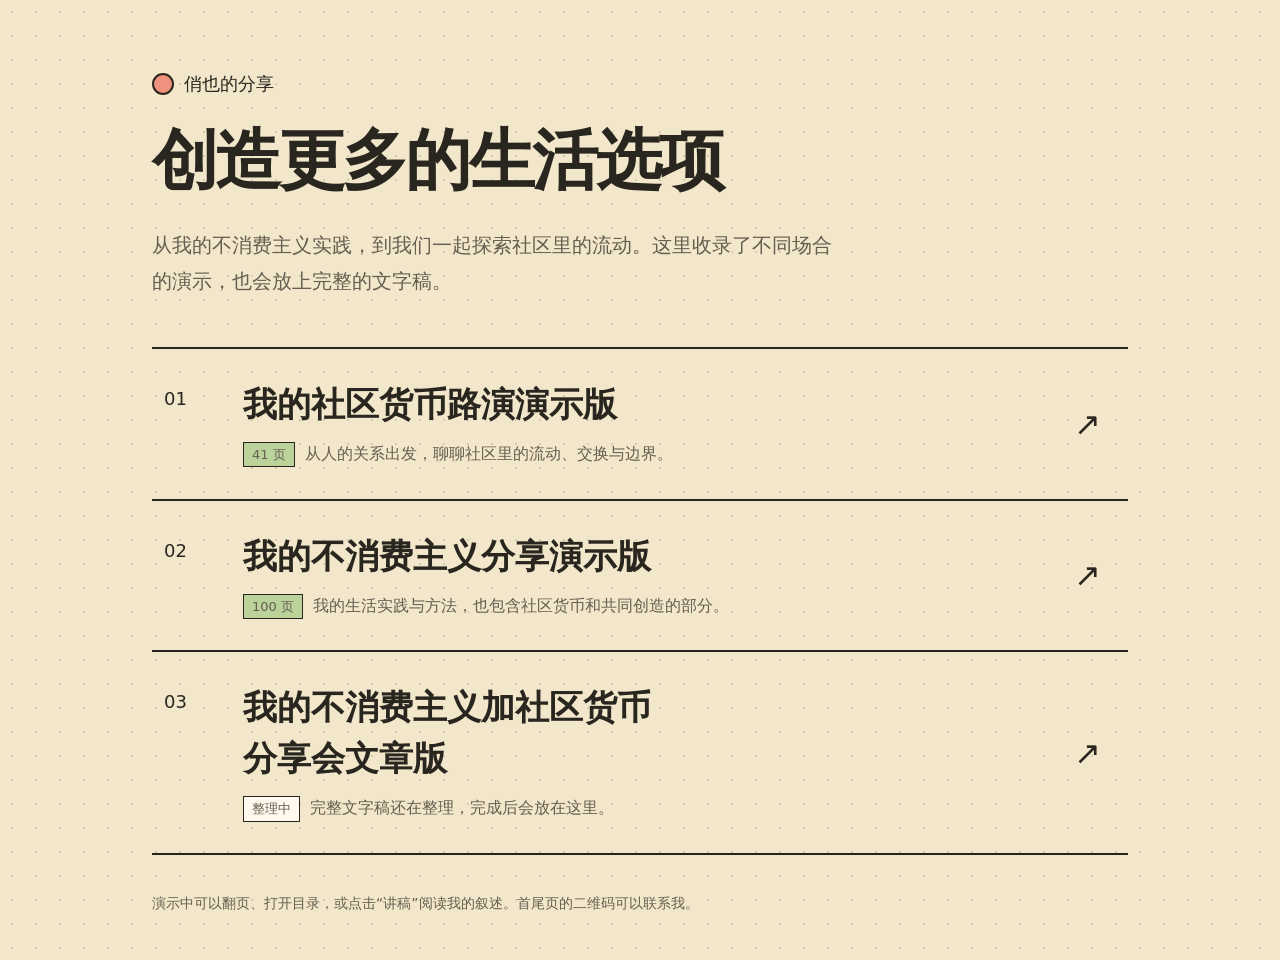
<file: index.html>
<!doctype html>
<html lang="zh-CN">
<head><meta charset="utf-8"><meta name="viewport" content="width=device-width,initial-scale=1"><meta name="description" content="俏也关于不消费主义与社区货币的分享：社区路演、100 页分享演示，以及整理中的完整文章。"><title>俏也的分享 · 不消费主义与社区货币</title><link rel="stylesheet" href="assets/site.css"></head>
<body><main class="site"><header class="intro"><div class="byline">俏也的分享</div><h1>创造更多的生活选项</h1><p>从我的不消费主义实践，到我们一起探索社区里的流动。这里收录了不同场合的演示，也会放上完整的文字稿。</p></header>
<ol class="share-list">
<li><a class="share-link" href="community.html"><span class="ordinal">01</span><div><h2>我的社区货币路演演示版</h2><p><span class="status">41 页</span>从人的关系出发，聊聊社区里的流动、交换与边界。</p></div><span class="arrow" aria-hidden="true">↗</span></a></li>
<li><a class="share-link" href="nonconsumer.html"><span class="ordinal">02</span><div><h2>我的不消费主义分享演示版</h2><p><span class="status">100 页</span>我的生活实践与方法，也包含社区货币和共同创造的部分。</p></div><span class="arrow" aria-hidden="true">↗</span></a></li>
<li><a class="share-link" href="article.html"><span class="ordinal">03</span><div><h2>我的不消费主义加社区货币<br>分享会文章版</h2><p><span class="status pending">整理中</span>完整文字稿还在整理，完成后会放在这里。</p></div><span class="arrow" aria-hidden="true">↗</span></a></li>
</ol><footer class="site-footer">演示中可以翻页、打开目录，或点击“讲稿”阅读我的叙述。首尾页的二维码可以联系我。</footer></main></body></html>
</file>
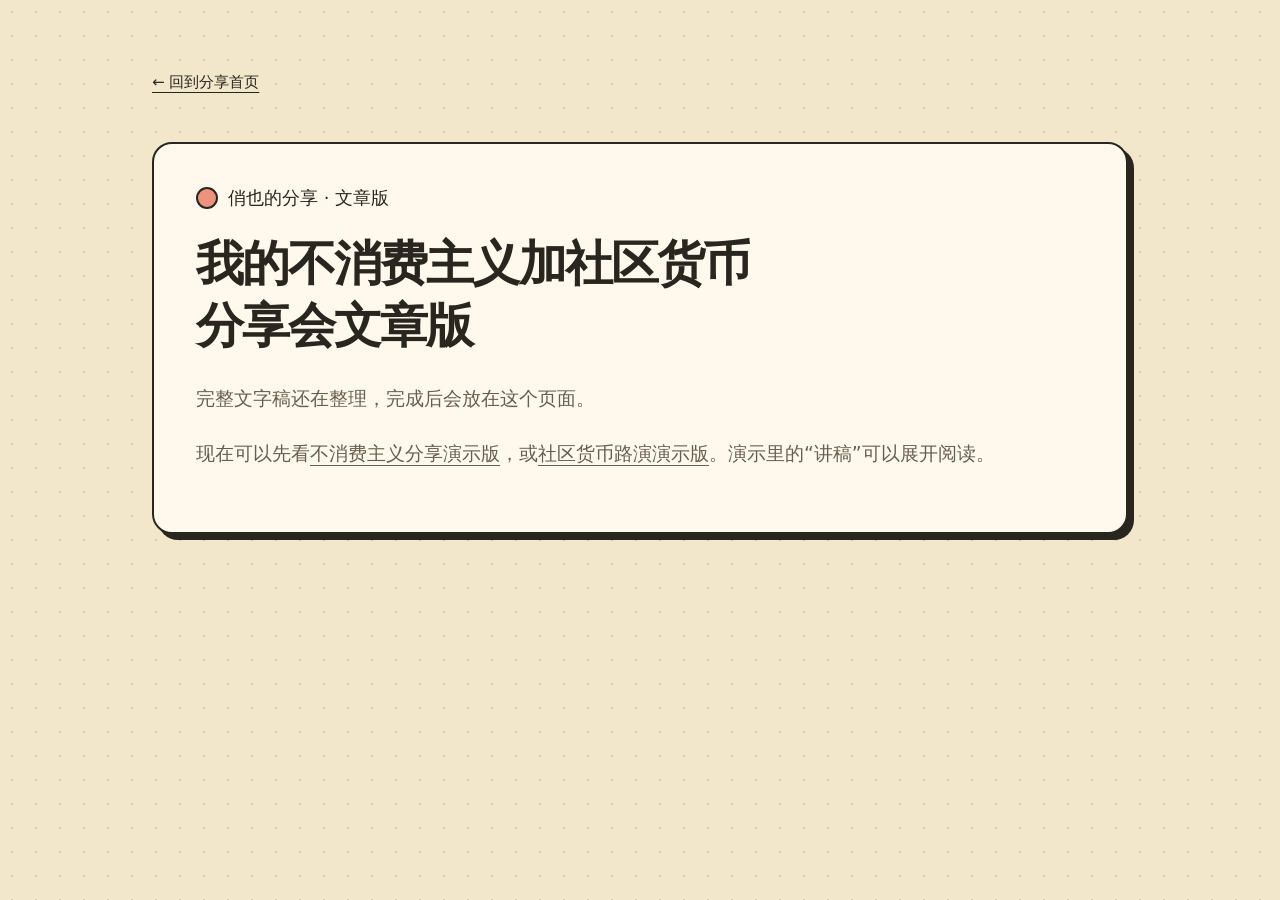
<file: article.html>
<!doctype html>
<html lang="zh-CN"><head><meta charset="utf-8"><meta name="viewport" content="width=device-width,initial-scale=1"><meta name="description" content="俏也的不消费主义加社区货币分享会文章版，完整文字稿正在整理。"><title>分享会文章版 · 整理中 · 俏也</title><link rel="stylesheet" href="assets/site.css"></head><body><main class="site"><a class="back" href="./">← 回到分享首页</a><article class="article-placeholder"><div class="byline">俏也的分享 · 文章版</div><h1>我的不消费主义加社区货币<br>分享会文章版</h1><p>完整文字稿还在整理，完成后会放在这个页面。</p><p>现在可以先看<a href="nonconsumer.html">不消费主义分享演示版</a>，或<a href="community.html">社区货币路演演示版</a>。演示里的“讲稿”可以展开阅读。</p></article></main></body></html>
</file>
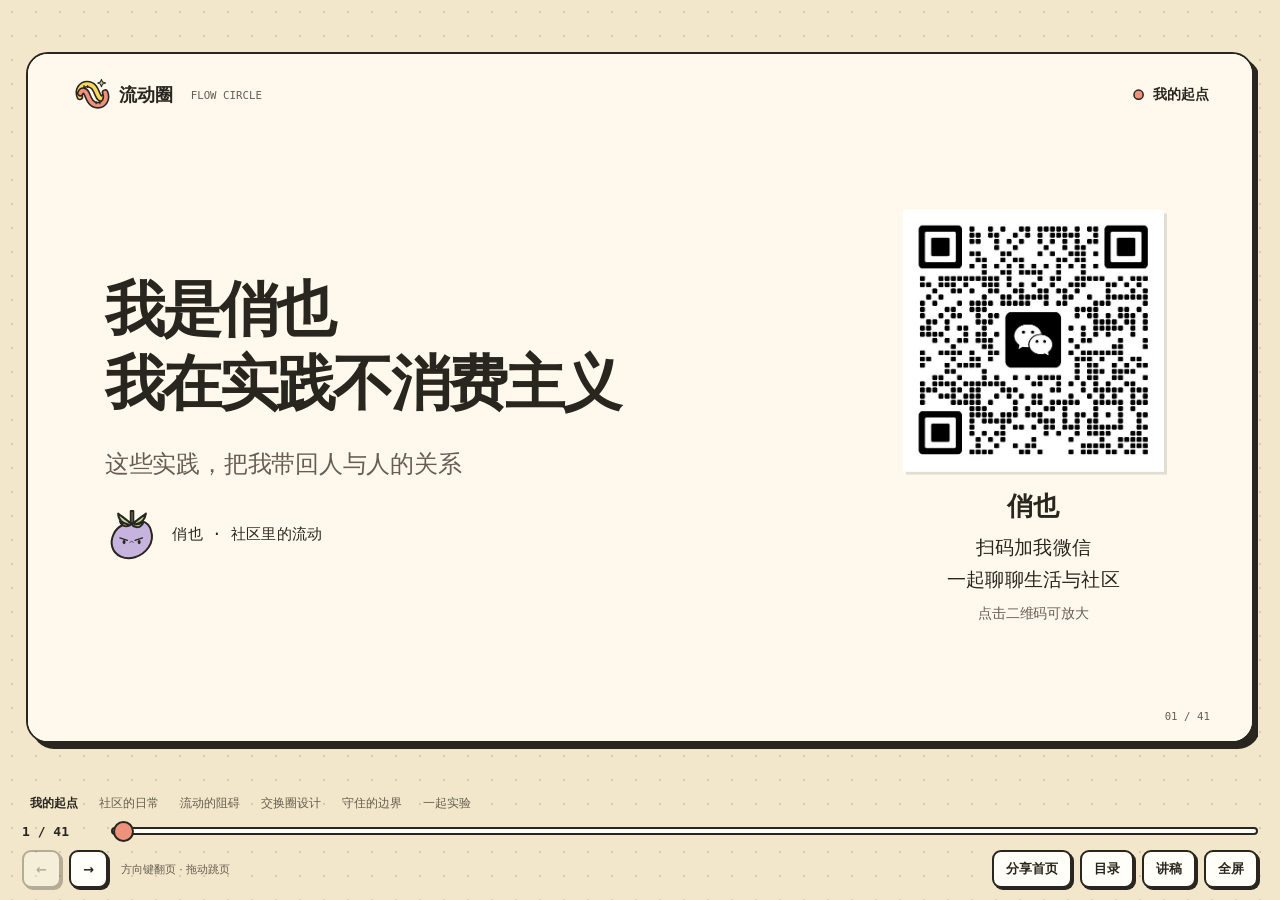
<file: community.html>
<!doctype html><html lang="zh-CN"><head><meta charset="utf-8"><meta name="viewport" content="width=device-width,initial-scale=1"><meta name="description" content="俏也的社区货币路演，共 41 页。翻页阅读，也可以展开我的叙述。"><title>我的社区货币路演演示版 · 俏也</title><link rel="stylesheet" href="assets/deck.css"></head><body><div class="workspace"><main class="shell"><div class="viewport" id="viewport"><div class="frame" id="frame"><section class="stage" id="stage"><header class="header"><div class="brand"><svg viewBox="0 0 64 64" fill="none" stroke="var(--ink)" stroke-width="3" stroke-linecap="round" stroke-linejoin="round" aria-hidden="true"><path d="M8 36C3 24 10 12 22 12c12 0 16 10 20 20s10 9 13 3" stroke-width="13"></path><path d="M8 36C3 24 10 12 22 12c12 0 16 10 20 20s10 9 13 3" stroke="var(--yellow)" stroke-width="7"></path><path d="M56 28c5 12-2 24-14 24-12 0-16-10-20-20s-10-9-13-3" stroke-width="13"></path><path d="M56 28c5 12-2 24-14 24-12 0-16-10-20-20s-10-9-13-3" stroke="var(--coral)" stroke-width="7"></path><path d="m49 3 2 5 6 2-6 2-2 5-2-5-5-2 5-2Z" fill="var(--green)" stroke-width="2"></path><path d="M16 15v3m7-3v3M39 46v3m7-3v3" stroke-width="2.5"></path></svg><b>流动圈</b><span>FLOW CIRCLE</span></div><div class="group" id="group"></div></header><div class="content" id="content"></div><div class="page-number" id="page-number"></div><svg width="0" height="0" aria-hidden="true" style="position:absolute"><defs>
<!-- Identity silhouettes reused from 社区货币/app/components/abstract-avatar.tsx. -->
<g id="eyes"><ellipse cx="23" cy="30" rx="2.2" ry="3.4" fill="var(--ink)" stroke="none"></ellipse><ellipse cx="41" cy="30" rx="2.2" ry="3.4" fill="var(--ink)" stroke="none"></ellipse><g transform="translate(14.4 8) scale(.55)"><path d="M28 40q4 5 8 0" stroke-width="1.5"></path></g></g>
<g id="me" fill="none" stroke="var(--ink)" stroke-width="2.4" stroke-linecap="round" stroke-linejoin="round"><path d="M32 21C40 13 52 17 55 28c5 15-6 28-19 32C24 64 12 58 9 48 6 38 12 26 21 22c4-2 8-2 11-1Z" fill="#c6b4df"></path><path d="M31 20C27 16 21 12 16 8c0 7 5 12 12 13-4-1-7-2-10-4 1 5 6 8 12 5l2-3 2 4c6 3 11 0 12-5-3 2-6 3-10 3 7-1 12-6 13-13-5 4-11 8-15 12V5h-3v15Z" fill="var(--green)"></path><g transform="translate(0 10)"><g stroke-width="1.5"><path d="m18 27 9 3m18-3-9 3"></path><ellipse cx="23" cy="32" rx="1.8" ry="2.5" fill="var(--ink)" stroke="none"></ellipse><ellipse cx="41" cy="32" rx="1.8" ry="2.5" fill="var(--ink)" stroke="none"></ellipse></g><g transform="translate(14.4 8) scale(.55)" stroke-width="1.5"><path d="M28 44q4-5 8 0"></path></g></g></g>

<g id="crop" fill="none" stroke="var(--ink)" stroke-width="2.4" stroke-linecap="round" stroke-linejoin="round"><path d="m32 3 5 10 11-5-2 12 12 1-8 9 8 8-12 2 1 12-11-5-5 11-6-11-10 6 1-13-12-2 9-8-8-9 12-1-1-12 10 6Z" fill="var(--coral)"></path><circle cx="32" cy="32" r="20" fill="var(--yellow)"></circle><use href="#eyes"></use></g>
<g id="cap" fill="none" stroke="var(--ink)" stroke-width="2.4" stroke-linecap="round" stroke-linejoin="round"><path d="M15 27h34v25c-7 9-27 9-34 0Z" fill="var(--paper-strong)"></path><path d="M5 29C5 0 59 0 59 29Z" fill="var(--coral)"></path><path d="M18 18h3m11-7h3m10 8h3" stroke="var(--paper-strong)" stroke-width="6"></path><use href="#eyes" transform="translate(0 7)"></use></g>
<g id="wave" fill="none" stroke="var(--ink)" stroke-width="2.4" stroke-linecap="round" stroke-linejoin="round"><path d="M8 47c-5-9 0-17 8-17C9 11 38 4 38 23c13-10 26 10 15 17 10 13-8 22-17 13-10 12-26 6-28-6Z" fill="var(--blue)"></path><use href="#eyes"></use></g>
<g id="sprout" fill="none" stroke="var(--ink)" stroke-width="2.4" stroke-linecap="round" stroke-linejoin="round"><path d="M32 22C5 21 8-3 32 15 50-6 63 14 32 22Z" fill="var(--green)"></path><path d="M9 40C3 13 61 13 55 40c-1 24-45 24-46 0Z" fill="var(--pink)"></path><use href="#eyes" transform="translate(0 6)"></use></g>
<g id="house" fill="none" stroke="var(--ink)" stroke-width="2.4" stroke-linecap="round" stroke-linejoin="round"><path d="m7 29 25-22 25 22Z" fill="var(--coral)"></path><path d="M14 28h36v31H14Z" fill="var(--yellow)"></path><use href="#eyes" transform="translate(0 8)"></use></g>
<g id="toast" fill="none" stroke="var(--ink)" stroke-width="2.4" stroke-linecap="round" stroke-linejoin="round"><path d="M12 57V27C12 8 20 5 25 13c4-8 11-8 15 0 5-8 13-5 13 14v30Z" fill="var(--coral)"></path><path d="M18 54V28c0-13 5-15 9-8 4-7 9-7 12 0 4-7 9-5 9 8v26Z" fill="var(--yellow)" stroke="none"></path><use href="#eyes"></use></g>
<g id="heart" fill="none" stroke="var(--ink)" stroke-width="2" stroke-linecap="round" stroke-linejoin="round"><path d="M16 27 5 16C-1 6 11 1 16 10 21 1 33 6 27 16Z" fill="var(--coral)"></path></g>
<pattern id="dots" width="22" height="22" patternUnits="userSpaceOnUse"><circle cx="2" cy="2" r="1" fill="var(--ink)" opacity=".12"></circle></pattern>
</defs></svg></section></div></div><nav class="transport" aria-label="演示控制"><div class="groups" id="groups"></div><div class="seek-row"><span class="count" id="count"></span><input id="seek" type="range" min="0" step="1" value="0" aria-label="跳转页码"></div><div class="controls"><div><button class="control" id="prev" aria-label="上一页">←</button><button class="control" id="next" aria-label="下一页">→</button><span class="help">方向键翻页 · 拖动跳页</span></div><div><a class="control" href="./">分享首页</a><button class="control" id="outline-button">目录</button><button class="control" id="notes-button" aria-expanded="false" aria-controls="notes-panel">讲稿</button><button class="control" id="fullscreen">全屏</button></div></div></nav><div class="sr-only" aria-live="polite" id="live"></div></main><aside class="notes-panel" id="notes-panel" aria-label="我的叙述" hidden><div class="notes-head"><h2>我的叙述</h2><button class="close" id="notes-close" aria-label="关闭讲稿">×</button></div><small id="notes-page"></small><h3 id="notes-title"></h3><div class="notes-copy" id="notes-copy" tabindex="0"></div></aside></div><dialog class="drawer" id="outline"><div class="drawer-head"><h2>演示目录</h2><button class="close" aria-label="关闭目录">×</button></div><div class="outline-grid" id="outline-grid"></div></dialog><dialog class="drawer contact-dialog" id="contact-dialog"><div class="drawer-head"><h2>扫码加俏也微信</h2><button class="close" aria-label="关闭二维码">×</button></div><img src="assets/wechat-contact.png" alt="俏也的微信联系二维码"></dialog><script id="deck-config" type="application/json">{"groups":["我的起点","社区的日常","流动的阻碍","交换圈设计","守住的边界","一起实验"],"byline":"俏也 · 社区里的流动"}</script><script id="deck-data" type="application/json">[{"id":1,"layout":"cover","group":0,"title":"我是俏也\n我在实践不消费主义","subtitle":"这些实践，把我带回人与人的关系","items":[],"accent":"yellow","narration":"我一直在做各种不消费实践，用交换代替购买，用创造代替消费，获取剩余资源和价值。今天在社区里，我想和大家聊：这些实践怎样把我带回人与人的关系，又怎样长出一个交换圈。"},{"id":2,"layout":"practices","group":0,"title":"我的生活里，已经有很多选项","subtitle":"同一个需要，可以有不同的获得方式","items":[["住宿","农场参与、换宿、朋友与社区的空房","house"],["衣物","合作社交换、社区流通、朋友与家人","sprout"],["食物","活动与农场食宿、分享剩余资源","toast"],["会议室","众筹、支教支持、再向朋友借用","cap"]],"narration":"上次分享时，我已经不花钱住宿三年多。衣物、食物和会议室，也有交换、分享和参与的途径。这里包含朋友、家人的支持，也包含我付出的时间和精力。生活的资源一直来自很多人。"},{"id":3,"layout":"chain","group":0,"title":"一条很熟悉的生活路径","subtitle":"我常把它概括成：教育、工作、消费、保险","items":[["教育","就业资格"],["工作","获得收入"],["消费","满足需求"],["保险","应对风险"]],"narration":"我们通过专业化教育获得工作，再通过收入满足需要，通过制度和金融工具应对不确定性。我观察到，这条链也在定义我们怎样介绍和评价一个人。如果一环断了，我的生活还有没有别的办法？"},{"id":5,"layout":"framework","group":0,"title":"我想把生活重新连接起来","subtitle":"从我真正的需要出发","items":[["教育","认识自己，获得真正需要的知识与生存技能"],["工作","做自己喜爱的事情，直接创造价值"],["消费","用充满创造力的方式满足需求"],["保障","积累多元的能力、关系和资源渠道"]],"narration":"我仍然面对教育、工作、消费和保障这些问题。只是我想探索：认识自己，创造价值，用更多方式满足需要，让生活的支持来自多元的能力、关系和资源渠道。"},{"id":6,"layout":"options","group":0,"title":"我想要什么？我怎么获得？","subtitle":"选项可以被发现，也可以被创造","items":[["购买","当下花钱最合适，就可以购买"],["交换","用自己的价值回应别人的需要"],["分享","剩余资源流向刚好需要的人"],["借用","需要使用，也可以不先拥有"],["创造","自己参与，或一起做出新的东西"],["互助","让愿意参与的人一起回应请求"]],"narration":"认识自己的需要后，购买、交换、分享、借用、创造、互助都可能成为选项。每个人需要的选项不同，我们要找的是舒服、满意的方式。"},{"id":7,"layout":"statement","group":0,"title":"Don’t do it yourself","subtitle":"许愿，把需要说出来，然后共同创造","items":[],"accent":"green","narration":"这同样延续 Don’t do it yourself。我想要什么，可以说出来；有什么资源、技能和想法，也可以邀请别人一起参与。我们一起，可能创造原本不存在的选项。"},{"id":8,"layout":"cycle","group":0,"title":"每一次参与，都会留下下一次的选项","subtitle":"生活韧性，也长在人与人的关系里","items":[["能力","发现自己可以做什么"],["关系","认识一起做事的人"],["资源渠道","知道下一次可以向哪里求助"]],"narration":"通过实践，我获得新的能力，认识更多人，也发现新的资源渠道。这些不是一次用完的东西。它们会成为下一次创造选项的条件。个人的韧性，也来自我与周围世界的连接。"},{"id":9,"layout":"section","group":1,"title":"在这个社区里，\n我们已经怎样生活？","subtitle":"先看已经发生的流动","items":[],"accent":"green","narration":"在做工具之前，我想先看看社区里已经发生了什么。大家本来就在分享、交换和互相帮助。交换圈要从这些关系里长出来。"},{"id":10,"layout":"story","group":1,"title":"水果吃不完，就分给大家","subtitle":"无偿分享","items":[["“我的就是你的”","基于信任，不求回报，也不一定求被看见"]],"narration":"比如水果吃不完，多出来的就分给大家。这种分享可以有来有回，也可以没有回报。它本来就是我们生活在一起的一部分。"},{"id":11,"layout":"story","group":1,"title":"你给我住宿，\n我能为你做些什么？","subtitle":"用交换代替购买","items":[["一起找到认可的方案","有时候是举手之劳，有时候是更具体的参与"]],"narration":"我长期获得免费住宿，也会留意我能提供什么。如果还没有足够的信任，我们能不能找到一个大家都认可的交换方案？交换也可以在相处中慢慢长出来。"},{"id":12,"layout":"words","group":1,"title":"有些互助，确实需要花力气","subtitle":"成本互助","items":[["搬家","时间与体力"],["按摩","技能与精力"],["咨询","经验与专注"],["修电脑","知识与劳动"]],"narration":"帮忙搬家、按摩、咨询、修电脑，都需要时间、精力和技能。它们可以在社区内部流动，但也需要一个双方认可的交换框架。"},{"id":13,"layout":"rows","group":1,"title":"这几种流动，可以同时存在","subtitle":"每一种，都有自己的成立方式","items":[["无偿分享","基于信任，可以不求回报"],["交换","双方找到认可的方式"],["成本互助","承认时间、精力与技能的投入"]],"narration":"分享、交换和有成本的互助可以并存。我们不必让每一种流动都使用同一个机制，也不需要把原有的分享都变成交易。"},{"id":14,"layout":"statement","group":1,"title":"我希望很多价值，\n能留在社区里","subtitle":"用社区内部的循环，创造更多生活选项","items":[],"accent":"yellow","narration":"我希望用自己的创造代替消费，用交换代替购买，用社区内部的循环替代一部分对外部市场的依赖。让更多创造力和连接发生在人和人之间，缩短中间的媒介。"},{"id":15,"layout":"section","group":2,"title":"社区里已有很多资源\n流动，为什么仍然卡住？","subtitle":"信任、可见性和开口的障碍","items":[],"accent":"pink","narration":"资源已经存在，愿意帮助人的人也已经存在。但为什么很多需要还没被回应？我看到的障碍，主要在于信任不能传递、付出不可见，以及不好意思开口。"},{"id":16,"layout":"network","group":2,"title":"这些交换，仍然绕不开我","subtitle":"我认识你，也认识他；你们之间却未必相识","items":[],"network":"hub","narration":"我的活动、咨询都可以不付费交换，我也长期获得免费住宿。但这些关系通常只有两个人参与。我认识很多人，他们之间却未必能交换。这些关系仍然绕不开我。"},{"id":17,"layout":"dialogue","group":2,"title":"我们想交换，\n但需要没有刚好对上","subtitle":"对象、需要和时间，不一定恰好匹配","items":[["甲","我今天可以给你帮助。"],["乙","可我现在没有你需要的东西。"],["后来","以后有机会再交换——但一直没有兑现。"]],"narration":"有时双方愿意交换，但当下没有恰好匹配的东西。先欠着，等以后有机会。可它也可能一直没有兑现。一个给我好东西的人，能不能从别人那里获得好东西？"},{"id":18,"layout":"columns","group":2,"title":"我信任的人，\n怎样被更多人了解？","subtitle":"信任不能只停在两个人之间","items":[["我知道","他曾经帮过我，我们共同做过事情。"],["别人还不知道","他给过什么、与谁有过连接，这些信息没有流通。"]],"narration":"比如有人在群里问免费住宿，但提供住宿的人还不了解他。他曾经给过什么、是什么样的人，这些信息不流通。我很难替所有人判断关系，也很难帮他们直接达成交换。"},{"id":19,"layout":"words","group":2,"title":"这些事情，谁一直在做？","subtitle":"社区里看不见的劳动","items":[["打扫",""],["整理",""],["照料",""],["维护",""]],"narration":"打扫、整理、照料，还有维护社区和工具的工作，常常由少数人反复承担。事情做好了，却不一定被看见。我们能不能更具体地注意到这些劳动？"},{"id":20,"layout":"story","group":2,"title":"“我帮了你”\n只有你和我知道","subtitle":"付出不可见","items":[["私下的五次帮助","如果信息没有流通，社区仍然不了解这些贡献。"]],"narration":"一个人可能帮过好几个人，但每次都是私下的。在社区层面，他的付出仍然不可见。这不是故意忽视，而是信息没有流通。"},{"id":21,"layout":"statement","group":2,"title":"少数人反复承担，\n也会疲惫","subtitle":"让隐形劳动被看见，是关系能否持续的问题","items":[],"accent":"pink","narration":"如果少数人一直承担看不见的工作，他们容易疲惫，难以持续。被看见，不只是夸奖一句，也关系到社区怎样了解和支持正在付出的人。"},{"id":22,"layout":"columns","group":2,"title":"愿意给，却不好意思拿","subtitle":"循环也会断在没有人接受","items":[["我愿意给","我能做什么？我有什么可以分享？"],["我不敢要","会不会麻烦别人？我能不能不花钱获得帮助？"]],"narration":"很多人愿意登记自己能给什么，却不敢提出自己的需要。我们还可能默认有成本的服务只能用钱买，不会想到在社区里寻求别的交换方式。没有人接受，循环也会断掉。"},{"id":23,"layout":"question","group":2,"title":"当别人接受帮助，\n流动才继续发生","subtitle":"愿意给的人，也需要有人能够自在地接受","items":[],"narration":"如果所有人都愿意给，却没有人开口拿，流动也不会发生。帮助和被帮助需要一起成立。让人更容易提出小请求，是这套实验非常重要的一部分。"},{"id":24,"layout":"network","group":3,"title":"让这些点，彼此看见","subtitle":"因我而连接起来的人，他们之间也能流动","items":[],"network":"mesh","narration":"我希望让已经在我身边建立的交换关系，能彼此看见，组成一个网络。因为我而连接起来的这些人，他们之间也能流动。信任可以传递，贡献可以得到更广的回应。"},{"id":25,"layout":"layers","group":3,"title":"交换圈的三层设计","subtitle":"基础是关系，机制在需要的时候加入","items":[["01","交换与分享","求助、给予、一对一交换，原本就在发生。"],["02","感谢的信号","接收者主动表达看见，让善意被了解。"],["03","有成本的互助","双方认可记账，让贡献在圈内继续流动。"]],"narration":"第一层是已经存在的交换与分享。第二层是好人卡，表达感谢和被看见。第三层是有成本的互助使用的记账框架。它们各自回应不同的问题。"},{"id":26,"layout":"statement","group":3,"title":"愿意免费就免费\n愿意不记就不记","subtitle":"基础交换不需要工具来许可","items":[],"accent":"green","narration":"基础是交换与分享。大家尝试求助，看能不能相互给予。可以不求回报，也可以一对一交换。愿意免费就免费，不需要替代或介入已经存在的善意交换。"},{"id":27,"layout":"section","group":3,"title":"一句感谢，\n让善意被看见","subtitle":"第二层：好人卡","items":[],"accent":"coral","narration":"在已有的分享之上，接收者如果愿意，可以主动多做一个动作：留下感谢。它表达我感受到了什么，也让更多人有机会看见这段关系。"},{"id":33,"layout":"section","group":3,"title":"有成本的互助，\n需要一个交换框架","subtitle":"第三层：社区范围内的记账","items":[],"accent":"blue","narration":"按摩、修电脑、搬家和咨询，确实有时间、精力和技能成本。对于这样的互助，我们可以使用双方都认可的交换框架。"},{"id":34,"layout":"question","group":3,"title":"我可以开口请求帮助","subtitle":"即使我们暂时没找到能直接互换的东西","items":[],"narration":"这个机制是为了让提出需求的人更容易求助。我提出请求，另一个人愿意回应，不需要马上想好我能给他什么。有一个圈内认可的交换框架，会帮助人更容易开口。"},{"id":35,"layout":"ledger","group":3,"title":"今天帮你，明天向别人求助","subtitle":"同一个圈子，三个人从 0 开始","items":[],"narration":"甲帮乙修电脑，双方协商十点。甲加十，乙减十。后来丙帮甲做饭，也商量十点。甲回到零，丙加十。甲不用等乙恰好有自己需要的东西，才能获得下一次帮助。"},{"id":38,"layout":"columns","group":3,"title":"给过，也接受过帮助","subtitle":"两种经历都可以被承认","items":[["正余额","曾经提供帮助。对网络保留未来请求的可能。"],["负余额","曾经接受帮助。也保留未来贡献的承诺。"]],"narration":"帮助和被帮助是平等、互相成就的事情。正数可以记录给过，负数可以记录接受过帮助。它们不定义一个人的价值，也不应该让负余额变成羞耻。"},{"id":42,"layout":"section","group":4,"title":"关系里，\n必须保留选择","subtitle":"请求、拒绝与社区边界","items":[],"accent":"pink","narration":"如果记录和额度让人更难拒绝，或者让人觉得自己必须服务所有人，机制就没有达到我的目的。我们需要让选择仍然保留在人的关系里。"},{"id":43,"layout":"equation","group":4,"title":"我可以提供","subtitle":"我想向所有人提供","items":[],"symbol":"≠","narration":"我可以提供，不等于我想向所有人提供。写下一个技能或一种资源，不是在对所有人签下一份随时可以要求兑现的契约。"},{"id":44,"layout":"equation","group":4,"title":"我想要","subtitle":"谁给我，我都必须接受","items":[],"symbol":"≠","narration":"填了我想要，也不意味着谁给我，我都必须拿。接受什么帮助，怎样相处，也需要由自己选择。"},{"id":47,"layout":"boundaries","group":4,"title":"一个交换圈，需要明确的边界","subtitle":"我们怎样在这个范围里建立信任？","items":[["谁可以参与","先理解这个社群的关系与约定。"],["什么愿意开放","免费住宿，也需要提供者自己选择。"],["具体怎样交换","自己敲门，找到喜欢的人与关系。"]],"narration":"我不能告诉所有人：你去找谁就一定可以免费住。因为这不是一个对所有人开放的契约。一个圈子需要明确边界，而人在关系里的偏好与选择也要保留。"},{"id":48,"layout":"statement","group":4,"title":"没有记录的善意，\n仍然成立","subtitle":"免费、礼物与不记账的流动，需要持续维护","items":[],"accent":"green","narration":"社区货币不能替代已经存在的流动。免费的、纯分享的、不记账的善意，需要被持续维护和示范。工具只是增加一个选项。"},{"id":50,"layout":"scenarios","group":5,"title":"同一套理念，长在不同的关系里","subtitle":"三种实践场景","items":[["身边的交换网络","让点对点的关系彼此看见"],["小范围共建共创","在约定时间和范围内一起交换"],["线下常驻社区","让日常互助和隐形劳动被了解"]],"narration":"它可以从我身边的交换网络开始，也可以是有既定时间的一群人共同创造，或者一个线下常驻社区。每种关系的范围、需要和约定都不同。"},{"id":51,"layout":"story","group":5,"title":"我们一起住、一起做事\n也一起维护这个地方","subtitle":"线下常驻社区","items":[["日常的互助","写下需要与提供，具体交换双方商量。"],["公共的维护","打扫、整理、照料与维护劳动，都可以被看见。"]],"narration":"在常驻社区里，互助就在日常生活中。我们可以写下给你、给我的清单，价格双方商量。维护这个空间和维护工具的劳动，也应该被看见。负余额不应被污名化。"},{"id":52,"layout":"story","group":5,"title":"有一段共同生活的时间\n也可以有一个明确的交换范围","subtitle":"小范围共建共创","items":[["在这个圈内尝试","请求帮助、互相提供服务、许愿、悬赏与打赏。"],["先说清约定","参与范围、初始安排，以及不向圈外流通的边界。"]],"narration":"有既定时间的一群人共创，也可以做实验。大家在约定的圈子里请求帮助、提供服务、许愿或悬赏。文档曾提出初始抵押兑换的方案，它是一种特定场景的设想，不是所有交换圈的统一起点。"},{"id":59,"layout":"invitation","group":5,"title":"现在，你有什么\n小小的愿望？","subtitle":"从一件具体的小事开始","items":[["我想要","我正在需要什么帮助？"],["我愿意给","我有什么愿意分享、交换或共同创造？"]],"narration":"现在你有什么小小的愿望？你愿意给什么？我们可以先从一件具体的小事开始。提供什么、接受什么，都可以自己选择。"},{"id":60,"layout":"statement","group":5,"title":"我们一起，\n创造一个新的生活选项","subtitle":"让更多的创造力和连接，发生在人和人之间","items":[],"accent":"yellow","narration":"我想建立一个明确的交换圈，让已经存在的关系彼此看见，让请求更容易，也让选择和善意继续保有空间。我们一起，可以创造一个新的生活选项。"},{"id":61,"layout":"demo","group":5,"title":"接下来，\n演示流动圈","subtitle":"工具在这里，关系由我们一起创造","items":[],"narration":"接下来，我演示流动圈。具体功能可以现场看。我更关心的是，它有没有支持到我们在这个社区里真正想发生的关系。"}]</script><script src="assets/deck.js"></script></body></html>
</file>
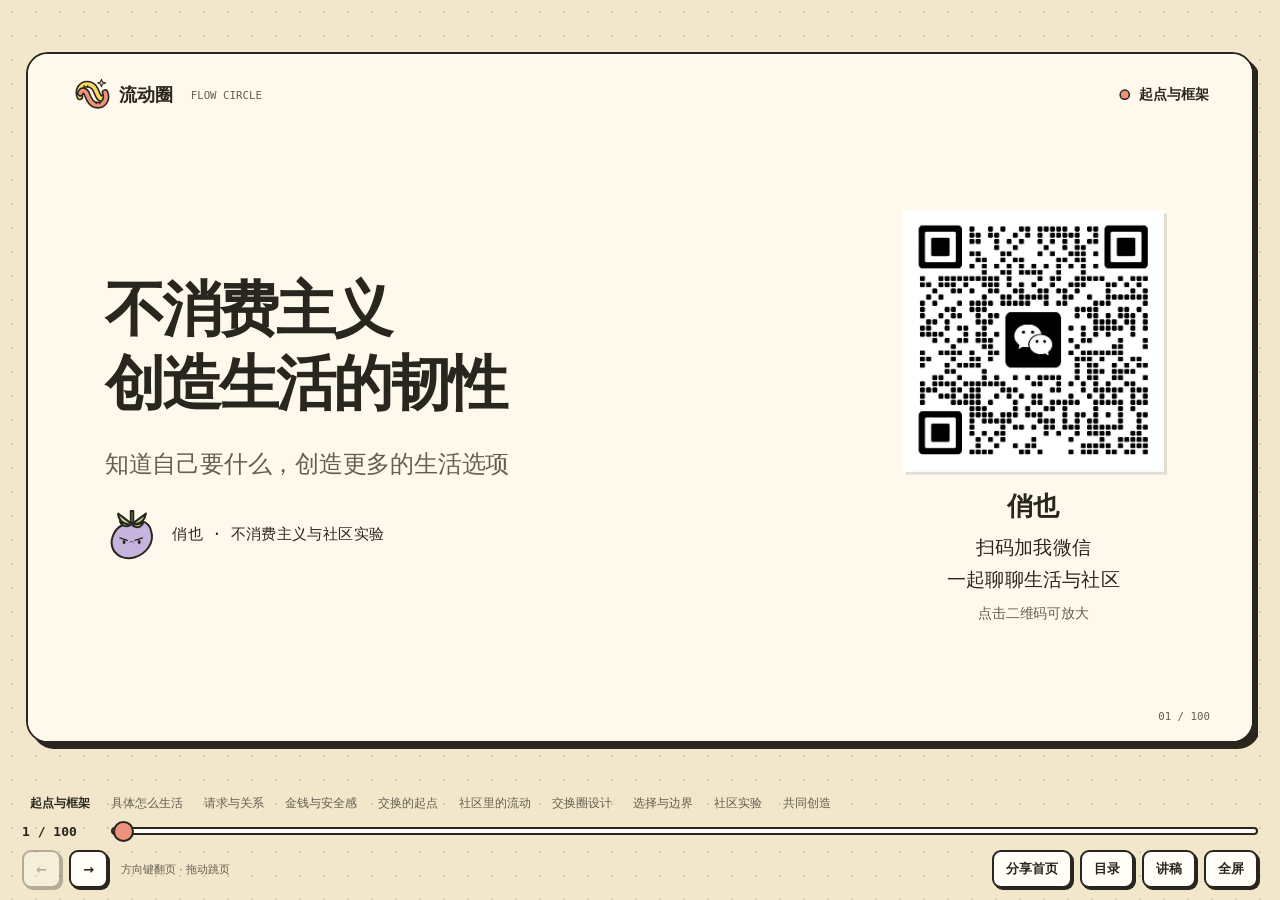
<file: nonconsumer.html>
<!doctype html><html lang="zh-CN"><head><meta charset="utf-8"><meta name="viewport" content="width=device-width,initial-scale=1"><meta name="description" content="俏也的不消费主义分享，共 100 页。翻页阅读，也可以展开我的叙述。"><title>我的不消费主义分享演示版 · 俏也</title><link rel="stylesheet" href="assets/deck.css"></head><body><div class="workspace"><main class="shell"><div class="viewport" id="viewport"><div class="frame" id="frame"><section class="stage" id="stage"><header class="header"><div class="brand"><svg viewBox="0 0 64 64" fill="none" stroke="var(--ink)" stroke-width="3" stroke-linecap="round" stroke-linejoin="round" aria-hidden="true"><path d="M8 36C3 24 10 12 22 12c12 0 16 10 20 20s10 9 13 3" stroke-width="13"></path><path d="M8 36C3 24 10 12 22 12c12 0 16 10 20 20s10 9 13 3" stroke="var(--yellow)" stroke-width="7"></path><path d="M56 28c5 12-2 24-14 24-12 0-16-10-20-20s-10-9-13-3" stroke-width="13"></path><path d="M56 28c5 12-2 24-14 24-12 0-16-10-20-20s-10-9-13-3" stroke="var(--coral)" stroke-width="7"></path><path d="m49 3 2 5 6 2-6 2-2 5-2-5-5-2 5-2Z" fill="var(--green)" stroke-width="2"></path><path d="M16 15v3m7-3v3M39 46v3m7-3v3" stroke-width="2.5"></path></svg><b>流动圈</b><span>FLOW CIRCLE</span></div><div class="group" id="group"></div></header><div class="content" id="content"></div><div class="page-number" id="page-number"></div><svg width="0" height="0" aria-hidden="true" style="position:absolute"><defs>
<!-- Identity silhouettes reused from 社区货币/app/components/abstract-avatar.tsx. -->
<g id="eyes"><ellipse cx="23" cy="30" rx="2.2" ry="3.4" fill="var(--ink)" stroke="none"></ellipse><ellipse cx="41" cy="30" rx="2.2" ry="3.4" fill="var(--ink)" stroke="none"></ellipse><g transform="translate(14.4 8) scale(.55)"><path d="M28 40q4 5 8 0" stroke-width="1.5"></path></g></g>
<g id="me" fill="none" stroke="var(--ink)" stroke-width="2.4" stroke-linecap="round" stroke-linejoin="round"><path d="M32 21C40 13 52 17 55 28c5 15-6 28-19 32C24 64 12 58 9 48 6 38 12 26 21 22c4-2 8-2 11-1Z" fill="#c6b4df"></path><path d="M31 20C27 16 21 12 16 8c0 7 5 12 12 13-4-1-7-2-10-4 1 5 6 8 12 5l2-3 2 4c6 3 11 0 12-5-3 2-6 3-10 3 7-1 12-6 13-13-5 4-11 8-15 12V5h-3v15Z" fill="var(--green)"></path><g transform="translate(0 10)"><g stroke-width="1.5"><path d="m18 27 9 3m18-3-9 3"></path><ellipse cx="23" cy="32" rx="1.8" ry="2.5" fill="var(--ink)" stroke="none"></ellipse><ellipse cx="41" cy="32" rx="1.8" ry="2.5" fill="var(--ink)" stroke="none"></ellipse></g><g transform="translate(14.4 8) scale(.55)" stroke-width="1.5"><path d="M28 44q4-5 8 0"></path></g></g></g>

<g id="crop" fill="none" stroke="var(--ink)" stroke-width="2.4" stroke-linecap="round" stroke-linejoin="round"><path d="m32 3 5 10 11-5-2 12 12 1-8 9 8 8-12 2 1 12-11-5-5 11-6-11-10 6 1-13-12-2 9-8-8-9 12-1-1-12 10 6Z" fill="var(--coral)"></path><circle cx="32" cy="32" r="20" fill="var(--yellow)"></circle><use href="#eyes"></use></g>
<g id="cap" fill="none" stroke="var(--ink)" stroke-width="2.4" stroke-linecap="round" stroke-linejoin="round"><path d="M15 27h34v25c-7 9-27 9-34 0Z" fill="var(--paper-strong)"></path><path d="M5 29C5 0 59 0 59 29Z" fill="var(--coral)"></path><path d="M18 18h3m11-7h3m10 8h3" stroke="var(--paper-strong)" stroke-width="6"></path><use href="#eyes" transform="translate(0 7)"></use></g>
<g id="wave" fill="none" stroke="var(--ink)" stroke-width="2.4" stroke-linecap="round" stroke-linejoin="round"><path d="M8 47c-5-9 0-17 8-17C9 11 38 4 38 23c13-10 26 10 15 17 10 13-8 22-17 13-10 12-26 6-28-6Z" fill="var(--blue)"></path><use href="#eyes"></use></g>
<g id="sprout" fill="none" stroke="var(--ink)" stroke-width="2.4" stroke-linecap="round" stroke-linejoin="round"><path d="M32 22C5 21 8-3 32 15 50-6 63 14 32 22Z" fill="var(--green)"></path><path d="M9 40C3 13 61 13 55 40c-1 24-45 24-46 0Z" fill="var(--pink)"></path><use href="#eyes" transform="translate(0 6)"></use></g>
<g id="house" fill="none" stroke="var(--ink)" stroke-width="2.4" stroke-linecap="round" stroke-linejoin="round"><path d="m7 29 25-22 25 22Z" fill="var(--coral)"></path><path d="M14 28h36v31H14Z" fill="var(--yellow)"></path><use href="#eyes" transform="translate(0 8)"></use></g>
<g id="toast" fill="none" stroke="var(--ink)" stroke-width="2.4" stroke-linecap="round" stroke-linejoin="round"><path d="M12 57V27C12 8 20 5 25 13c4-8 11-8 15 0 5-8 13-5 13 14v30Z" fill="var(--coral)"></path><path d="M18 54V28c0-13 5-15 9-8 4-7 9-7 12 0 4-7 9-5 9 8v26Z" fill="var(--yellow)" stroke="none"></path><use href="#eyes"></use></g>
<g id="heart" fill="none" stroke="var(--ink)" stroke-width="2" stroke-linecap="round" stroke-linejoin="round"><path d="M16 27 5 16C-1 6 11 1 16 10 21 1 33 6 27 16Z" fill="var(--coral)"></path></g>
<pattern id="dots" width="22" height="22" patternUnits="userSpaceOnUse"><circle cx="2" cy="2" r="1" fill="var(--ink)" opacity=".12"></circle></pattern>
</defs></svg></section></div></div><nav class="transport" aria-label="演示控制"><div class="groups" id="groups"></div><div class="seek-row"><span class="count" id="count"></span><input id="seek" type="range" min="0" step="1" value="0" aria-label="跳转页码"></div><div class="controls"><div><button class="control" id="prev" aria-label="上一页">←</button><button class="control" id="next" aria-label="下一页">→</button><span class="help">方向键翻页 · 拖动跳页</span></div><div><a class="control" href="./">分享首页</a><button class="control" id="outline-button">目录</button><button class="control" id="notes-button" aria-expanded="false" aria-controls="notes-panel">讲稿</button><button class="control" id="fullscreen">全屏</button></div></div></nav><div class="sr-only" aria-live="polite" id="live"></div></main><aside class="notes-panel" id="notes-panel" aria-label="我的叙述" hidden><div class="notes-head"><h2>我的叙述</h2><button class="close" id="notes-close" aria-label="关闭讲稿">×</button></div><small id="notes-page"></small><h3 id="notes-title"></h3><div class="notes-copy" id="notes-copy" tabindex="0"></div></aside></div><dialog class="drawer" id="outline"><div class="drawer-head"><h2>演示目录</h2><button class="close" aria-label="关闭目录">×</button></div><div class="outline-grid" id="outline-grid"></div></dialog><dialog class="drawer contact-dialog" id="contact-dialog"><div class="drawer-head"><h2>扫码加俏也微信</h2><button class="close" aria-label="关闭二维码">×</button></div><img src="assets/wechat-contact.png" alt="俏也的微信联系二维码"></dialog><script id="deck-config" type="application/json">{"groups":["起点与框架","具体怎么生活","请求与关系","金钱与安全感","交换的起点","社区里的流动","交换圈设计","选择与边界","社区实验","共同创造"],"byline":"俏也 · 不消费主义与社区实验"}</script><script id="deck-data" type="application/json">[{"id":1,"layout":"cover","group":0,"title":"不消费主义\n创造生活的韧性","subtitle":"知道自己要什么，创造更多的生活选项","items":[],"accent":"yellow","origin":"personal","narration":"我今天主要想讲的是我在不消费方向的实践，比如说我一身衣，一身的衣服，都不是，都不是我买的，比如说是我在合作社换的，比如说这边有露露架，然后有，然后有一些像慈善超市之类的，然后什么这个是我妈买的，我的头发是免费染的，因为有一些。因为有一些小红书上搜你们搜免费染发就能搜到很多，他们有的惠，想找什么，想找，想找他给你拍几张照，一个刚刚新来的，他需要一些染发的案例，他就会免费染发烫发，比如说我的，反正我的袜子是朋友给的，我能想到所有的各种物品，我是，都可以通过各种途径来获得，比如说我今天来这里的车票，我还买了个一等座，然后交通是报销的，然后这边住宿因为这边有活动，它的食宿也是包的。我在上一个地方也是食宿是包的，然后交通也是包的，大概我不花钱住宿已经有三年，三年，三年半，三年。多一点的时间，慢慢我发现我的吃饭，交通还有我的各种用的东西，就大家问了很多，就什么什么东西是怎么获得的，\n\n我可能分享一些，比如说腾讯会议，腾讯会议如果要多人，它就是要收费的，我发现那个也很贵，我可能一开始众筹，到了之后，我发现了，免费用腾讯会议的途径，然后我就在免费用腾讯会议，是50个人的，我今天因为我们来的人我线上会超过50个人，我就去找了一个能容纳100人的会议室，我去借了。基本上我都是通过所有我想要的东西，\n\n我都会寻找途径来解决。\n\n今天我的分享就是关于你怎么，不消费或者不花钱的在这个世界上生活，你们看不到 ppt，要再试一下，这个网很差，这电脑。我电脑连的是，电脑连的是手机的网，稍等我得，我得手机跟连一个网，\n\n连5g 的话就会特别卡，我就没有办法 handle 腾讯会议。要不大家点进你个惠议室看也可以投屏到投屏你的会议室到正常，你就是不能发出声音，你可以，那你来操作，好好感谢好，然后我继续，\n\n你们如果有细节的说哪个想知道，也有很多人问说这个东西怎么免费，\n\n比如说还有一些课程就知识付费，然后我也一般是惠问能不能，能不能，能不能免费，或者我惠想有没有能参与的途径，我惠把背后的各种方法论和想法分享一下，比如说腾讯惠议，\n\n我现在是在给重庆的小朋友上企鹅支教。最开始也是因为社区经常要开惠，然后有人分享，你只要注册企鹅支教，你搜小程序企鹅支教，然后把企鹅支教点开来，你只要注册了你就可以免费。\n\n你可以免费，我静音一下，有几个你可以免费，你登录灯腾讯会议的时候你就选你企鹅支教的号，\n\n你登录微信，它可能会有企业微信什么，你的微信还有什么什么，你就点。怎么没声音？稍等。企鹅支教你就能免费开50个人不限时的会议，然后等到它后面更新了之后，你就必须要认证，所以我有我也去认证了。认证了之后，他我需要给，他惠每个学期问你有没有时间给小朋友上课，然后我觉得我跟企鹅支教在我已经白嫖了他很久了，然后我觉得我为他付出一些，我现在每周会给重庆一个县里面的小朋友每周上一节课，我这个学期上的是表达阅读和阅读与表达，我上个学期上的是健康和幸福，反正它都有课件，如果你想要50人不限时的腾讯会议，比如说现在我这个是100人的商业版的非常贵的会议，我是去借的。我之前超过多人的会议，我就会去借，当时我在做，我想要腾讯会议的会员的时候，对，是线上课，是线上，因为它就是企鹅支教给你的会员，我现在企鹅支教的，腾讯会议账号就是一般我的腾讯会议发表发出会议都是欢迎来到课堂什么的，邀请你进入课堂。\n\n我最开始做了一个众筹，我最开始为腾讯会议做了众筹，我想如果我腾讯会议是有价值的，因为我开了很多分享，比如说今天的分享，它有一个录制，我就说如果你能够给我多少钱。以上可能是3040我会把我所有的过去一年和未来接下来一年的腾讯会议，能够公开的录屏都发给你。我当时就众筹到了1000多块钱就抵掉了，可以抵当时腾讯会员一年的费用，但是后面我找到免费的，我就没有买花钱买东西大概就是这是一个例子，我可能还有非常多的例子，非常细致的例子，可以去讲。\n\n整体上我想先讲一下，我在做了这么多之后我去理解我怎么去理解消费或者不消费这件事情，我之前写过文章，我们在，一个教育工作消费的链条上面，首先我们获得的教育，它是一种专业化的教育，它并不教导你那些生存的技能，怎么种地，怎么分辨食物，怎么做饭，然后怎么好好睡觉，所有跟你活着的什么你你什么是爱，什么是生命，这些他都不教他教的是你怎么拿到一个文凭找来工作，他教你专业化的技能，他是为了让你去工作，我们在工作的时候我们会有专业化的工作，"},{"id":3,"layout":"practices","group":0,"title":"我的生活里，已经有很多选项","subtitle":"同一个需要，可以有不同的获得方式","items":[["住宿","农场参与、换宿、朋友与社区的空房","house"],["衣物","合作社交换、社区流通、朋友与家人","sprout"],["食物","活动与农场食宿、分享剩余资源","toast"],["会议室","众筹、支教支持、再向朋友借用","cap"]],"origin":"personal","narration":"我今天主要想讲的是我在不消费方向的实践，比如说我一身衣，一身的衣服，都不是，都不是我买的，比如说是我在合作社换的，比如说这边有露露架，然后有，然后有一些像慈善超市之类的，然后什么这个是我妈买的，我的头发是免费染的，因为有一些。因为有一些小红书上搜你们搜免费染发就能搜到很多，他们有的惠，想找什么，想找，想找他给你拍几张照，一个刚刚新来的，他需要一些染发的案例，他就会免费染发烫发，比如说我的，反正我的袜子是朋友给的，我能想到所有的各种物品，我是，都可以通过各种途径来获得，比如说我今天来这里的车票，我还买了个一等座，然后交通是报销的，然后这边住宿因为这边有活动，它的食宿也是包的。我在上一个地方也是食宿是包的，然后交通也是包的，大概我不花钱住宿已经有三年，三年，三年半，三年。多一点的时间，慢慢我发现我的吃饭，交通还有我的各种用的东西，就大家问了很多，就什么什么东西是怎么获得的，\n\n我可能分享一些，比如说腾讯会议，腾讯会议如果要多人，它就是要收费的，我发现那个也很贵，我可能一开始众筹，到了之后，我发现了，免费用腾讯会议的途径，然后我就在免费用腾讯会议，是50个人的，我今天因为我们来的人我线上会超过50个人，我就去找了一个能容纳100人的会议室，我去借了。基本上我都是通过所有我想要的东西，\n\n我都会寻找途径来解决。\n\n今天我的分享就是关于你怎么，不消费或者不花钱的在这个世界上生活，你们看不到 ppt，要再试一下，这个网很差，这电脑。我电脑连的是，电脑连的是手机的网，稍等我得，我得手机跟连一个网，\n\n连5g 的话就会特别卡，我就没有办法 handle 腾讯会议。要不大家点进你个惠议室看也可以投屏到投屏你的会议室到正常，你就是不能发出声音，你可以，那你来操作，好好感谢好，然后我继续，\n\n你们如果有细节的说哪个想知道，也有很多人问说这个东西怎么免费，\n\n比如说还有一些课程就知识付费，然后我也一般是惠问能不能，能不能，能不能免费，或者我惠想有没有能参与的途径，我惠把背后的各种方法论和想法分享一下，比如说腾讯惠议，\n\n我现在是在给重庆的小朋友上企鹅支教。最开始也是因为社区经常要开惠，然后有人分享，你只要注册企鹅支教，你搜小程序企鹅支教，然后把企鹅支教点开来，你只要注册了你就可以免费。\n\n你可以免费，我静音一下，有几个你可以免费，你登录灯腾讯会议的时候你就选你企鹅支教的号，\n\n你登录微信，它可能会有企业微信什么，你的微信还有什么什么，你就点。怎么没声音？稍等。企鹅支教你就能免费开50个人不限时的会议，然后等到它后面更新了之后，你就必须要认证，所以我有我也去认证了。认证了之后，他我需要给，他惠每个学期问你有没有时间给小朋友上课，然后我觉得我跟企鹅支教在我已经白嫖了他很久了，然后我觉得我为他付出一些，我现在每周会给重庆一个县里面的小朋友每周上一节课，我这个学期上的是表达阅读和阅读与表达，我上个学期上的是健康和幸福，反正它都有课件，如果你想要50人不限时的腾讯会议，比如说现在我这个是100人的商业版的非常贵的会议，我是去借的。我之前超过多人的会议，我就会去借，当时我在做，我想要腾讯会议的会员的时候，对，是线上课，是线上，因为它就是企鹅支教给你的会员，我现在企鹅支教的，腾讯会议账号就是一般我的腾讯会议发表发出会议都是欢迎来到课堂什么的，邀请你进入课堂。\n\n我最开始做了一个众筹，我最开始为腾讯会议做了众筹，我想如果我腾讯会议是有价值的，因为我开了很多分享，比如说今天的分享，它有一个录制，我就说如果你能够给我多少钱。以上可能是3040我会把我所有的过去一年和未来接下来一年的腾讯会议，能够公开的录屏都发给你。我当时就众筹到了1000多块钱就抵掉了，可以抵当时腾讯会员一年的费用，但是后面我找到免费的，我就没有买花钱买东西大概就是这是一个例子，我可能还有非常多的例子，非常细致的例子，可以去讲。\n\n上次分享时，我已经不花钱住宿三年多。衣物、食物和会议室，也有交换、分享和参与的途径。这里包含朋友、家人的支持，也包含我付出的时间和精力。生活的资源一直来自很多人。"},{"id":4,"layout":"story","group":0,"title":"腾讯会议，也有不同的选项","subtitle":"一个真实发生过的例子","items":[["先众筹","把公开分享的录屏作为回馈，筹到一年会员的费用。"],["再找到参与的途径","使用支教账号，也开始每周给小朋友上一节课。"],["人数更多时","这次分享需要更大的会议室，就向朋友借用。"]],"origin":"personal","narration":"我可能分享一些，比如说腾讯会议，腾讯会议如果要多人，它就是要收费的，我发现那个也很贵，我可能一开始众筹，到了之后，我发现了，免费用腾讯会议的途径，然后我就在免费用腾讯会议，是50个人的，我今天因为我们来的人我线上会超过50个人，我就去找了一个能容纳100人的会议室，我去借了。基本上我都是通过所有我想要的东西，\n\n我都会寻找途径来解决。\n\n今天我的分享就是关于你怎么，不消费或者不花钱的在这个世界上生活，你们看不到 ppt，要再试一下，这个网很差，这电脑。我电脑连的是，电脑连的是手机的网，稍等我得，我得手机跟连一个网，\n\n连5g 的话就会特别卡，我就没有办法 handle 腾讯会议。要不大家点进你个惠议室看也可以投屏到投屏你的会议室到正常，你就是不能发出声音，你可以，那你来操作，好好感谢好，然后我继续，\n\n你们如果有细节的说哪个想知道，也有很多人问说这个东西怎么免费，\n\n比如说还有一些课程就知识付费，然后我也一般是惠问能不能，能不能，能不能免费，或者我惠想有没有能参与的途径，我惠把背后的各种方法论和想法分享一下，比如说腾讯惠议，\n\n我现在是在给重庆的小朋友上企鹅支教。最开始也是因为社区经常要开惠，然后有人分享，你只要注册企鹅支教，你搜小程序企鹅支教，然后把企鹅支教点开来，你只要注册了你就可以免费。\n\n你可以免费，我静音一下，有几个你可以免费，你登录灯腾讯会议的时候你就选你企鹅支教的号，\n\n你登录微信，它可能会有企业微信什么，你的微信还有什么什么，你就点。怎么没声音？稍等。企鹅支教你就能免费开50个人不限时的会议，然后等到它后面更新了之后，你就必须要认证，所以我有我也去认证了。认证了之后，他我需要给，他惠每个学期问你有没有时间给小朋友上课，然后我觉得我跟企鹅支教在我已经白嫖了他很久了，然后我觉得我为他付出一些，我现在每周会给重庆一个县里面的小朋友每周上一节课，我这个学期上的是表达阅读和阅读与表达，我上个学期上的是健康和幸福，反正它都有课件，如果你想要50人不限时的腾讯会议，比如说现在我这个是100人的商业版的非常贵的会议，我是去借的。我之前超过多人的会议，我就会去借，当时我在做，我想要腾讯会议的会员的时候，对，是线上课，是线上，因为它就是企鹅支教给你的会员，我现在企鹅支教的，腾讯会议账号就是一般我的腾讯会议发表发出会议都是欢迎来到课堂什么的，邀请你进入课堂。\n\n我最开始做了一个众筹，我最开始为腾讯会议做了众筹，我想如果我腾讯会议是有价值的，因为我开了很多分享，比如说今天的分享，它有一个录制，我就说如果你能够给我多少钱。以上可能是3040我会把我所有的过去一年和未来接下来一年的腾讯会议，能够公开的录屏都发给你。我当时就众筹到了1000多块钱就抵掉了，可以抵当时腾讯会员一年的费用，但是后面我找到免费的，我就没有买花钱买东西大概就是这是一个例子，我可能还有非常多的例子，非常细致的例子，可以去讲。"},{"id":5,"layout":"question","group":0,"title":"不消费，\n就是一分钱不花吗？","subtitle":"我想寻找的是更舒服、更有意思的生活选项","items":[],"accent":"pink","origin":"personal","narration":"所以我觉得不消费它不是它的原则，不是不花钱，我不会，我不会很死磕，我真的什么东西都不花钱，比如说我这台电脑非常昂贵，然后它很贵，我觉得我可能没有办法从别的渠道获得它，那我就花钱买它，然后我有一些需求，我最近想玩 switch2的游戏，switch 二对我来说又不是一个生产力工具，我找了一个有 switch2的朋友，我买我想玩的游戏卡带，然后让他借我，这个东西很容易闲置，一定它有很多的方法，然后红姐是启发我做不消费的人，我之后会把也发到群里播客，或者有人会发，我觉得有人应该会发红姐的播客，就红姐，\n\n我跟她一起也做过一次，直播，她并不是想要去做不消费的选项，她之前在公司住了很多年，然后一般都是公司里面剩的饭，她就问能不能你打包的不要了，能不能给我。不是现在，现在德国，现在新西兰，对，我们之前也做了一个类似于这样的直播，他当时就说。它不是在创造不消费选项，它就创造一个更舒服的选项，一个选项你要花钱还不好玩。另外一个选项它又很好玩，你又能接触到更多的东西什么你想要，你想要做日本的米酒，然后你就去日本的日料店去要了一点米曲，然后你自己在家发酵，你把它喝了，你能体验到这么多过程，明摆着一个选项，它又要花钱，又要又不好玩。另外一个选项它又不要花钱，又有那么多有趣的东西。那选这个不是很正常的事情，所以他并不是在很明确的说我要选花钱或者不花钱，然后他说他现在也需要生产力的电脑，他想的办法是他想再去申请一个全奖的研究生还是什么的，他要找一个非常好的学校，能够提供非常好的设备，然后再给他全奖，然后他就专心的用学校的资源用做他自己的事情，\n\n是他当时说的，我不知道现在的发展怎么样，就总之这些东西都是能被创造的，比如说有人问这个朋友不多怎么办，他也是。我觉得它也是一种，你要怎么去，你可以找到你的方式，比如说，比如说土拨鼠就是土拨鼠，赵典也是，之前在大理见到，现在他也在去做一些他自己的部落的一个人，他以什么一个月在大理只花150。文明，他就是做过一种我觉得没朋友的生活，他自己家搭帐篷，找一个地方住，然后去免费的素食店吃吃饭，然后他现在也会带人一起流浪，我们一起在这个城市找一找有没有可以露营的地方，我们买一堆菜烧一个大锅饭，一天成本3块钱，这样的事情。"},{"id":7,"layout":"chain","group":0,"title":"一条很熟悉的生活路径","subtitle":"我常把它概括成：教育、工作、消费、保险","items":[["教育","就业资格"],["工作","获得收入"],["消费","满足需求"],["保险","应对风险"]],"origin":"personal","narration":"整体上我想先讲一下，我在做了这么多之后我去理解我怎么去理解消费或者不消费这件事情，我之前写过文章，我们在，一个教育工作消费的链条上面，首先我们获得的教育，它是一种专业化的教育，它并不教导你那些生存的技能，怎么种地，怎么分辨食物，怎么做饭，然后怎么好好睡觉，所有跟你活着的什么你你什么是爱，什么是生命，这些他都不教他教的是你怎么拿到一个文凭找来工作，他教你专业化的技能，他是为了让你去工作，我们在工作的时候我们会有专业化的工作，\n\n专业化的分工就是一个工作，它会拆成，是亚当斯密国富论写一根造针的厂，如果工人，他要从磨针，他要做完所有的步骤。效率很低，他把这个工序拆成了一大堆，每一个人只专注那动作，他只做磨动作，他就只做把这个 a 放到 B 这个动作他就有了专业化生产。它这个效率就很高，就是你受教育是为了你能获得这个工作，然后你然后这个是以前作为一个体面人，我们就需要获得好的教育和有好的工作，然后再慢慢的发展到现代，我们又需要消费，消费决定了我们的，我们的阶级我们是一个有品位的人，或者我们是什么是靠我们的消费来完成的，我们有没有一个很好的收入之类的，它基本上是一条非常完整的链条，一个你认为成功的人，\n\n他可能代表了他有好的，他一个人介绍自己的时候，他会用我受了什么教育，我是什么学校毕业的，然后我从事什么工作，多少年了，然后。什么什么数据，然后我，然后也许我有一些爱好，这些爱好可能是消费型的，我很喜欢喝咖啡，大概是这样一个链条，然后同时它，比如惠有，比如惠有。稍等你，你那边要完全静音，你可以，你可以试试，不连音频就完全不连音频看，你取消音频，这样就不会串，你停用电脑音频。好，可以太好了，好，我们线下也解决了，然后，还有一个，因为也我这次收集问题的时候有人问，比如说你要不要买社保，然后你要不要，你要医疗保险？养老保险是怎么解决的，然后我觉得保险也是很重要的一环，我们有很多金融工具被发明出来去解决很多问题，然后保险是为了应对一些未来的不确定性，很多时候我们的钱工资刚一到账上，它可能就划给了各种消费或者各种保险，或者是工资到我们手上，之前在公司那里就已经划给保险了，保险不一定是我们有选择的。\n\n这个公司，它就直接理论上就已经上交给保险，但是这个保险到底交的是哪些保险，它到底你能怎么获得这个东西是不清楚的。比如我现在做一些工人的放映，他们很多工人灵活就业的，他们是不想要买保险的，他们今年在这个城市，明年在城市，他们的保险交掉了，首先他们的收入会减少很多，他们会觉得保险我其实是根本拿不到的，我其实在为城市做贡献，然后我已经很底层了，我居然为你们这些城里人做贡献，他觉得这个事情是很奇怪的。\n\n然后。所以这些是我们已经存在的链条，一个专业化的学习通向专业化的岗位，我们以来成为一个很好的社会人，我们可能会工作累了，我们就得消费一点东西，我们得买点东西，然后我们因为有了很多消费，比如说，我问一下线上的有认真线上的链接，发到群里面，我这边看不到，你看不太清。有人发就行，比如说现，比如说还有金融工具，它叫贷款，然后它就能让你有一个让你觉得你需要一个稳定的收入，比如说你每个月要还房贷，它是首先预支了你未来的所有的支出，然后因为你要买房，你才能获得很多你想要的东西，你想要稳定，比如说有人问，我需要一个地方放我很多的东西。他慢慢有了需求，有一个很好的金融工具，它可以预支你之后的收入，你可以贷一笔款，你每个月你的账上就是你的账上钱到了，你就会自动划一笔给贷款，\n\n消费它代表了很多，比如说当我们出去玩，他可能关注的是我们去哪儿吃饭，然后我们去哪个地方玩，它代表了很多消费的项目，然后我们跟朋友一起出去玩，它可能也代表了，我们要去哪儿吃个饭，它都是跟很多消费的行为挂钩，然后它也决定了我们的身份，我们的品味，我们的生活方式，东西我觉得是好的，东西我觉得不好。它是一个，已经是我们去评价一个人或者介绍一个人或者感受一个人很强硬的标准，它是一套在工业体系下发展了很多年而形成的。然后对我来说，我发现我想要的是另外一个路径，比如说我觉得教育我，我前段时间在农场种地，然后我去年也去，我也拉了一波人，我去清迈盖房子，那个时候也拉了一波人去做，手搓的房子，一个手搓的自给自足的房子，我发现我们，或者我还去做很多自我探索的工作，就这些我觉得是我们必须要受的教育，但这些是，我们很多时候并没有得到的。\n\n我们通过专业化教育获得工作，再通过收入满足需要，通过制度和金融工具应对不确定性。我观察到，这条链也在定义我们怎样介绍和评价一个人。如果一环断了，我的生活还有没有别的办法？"},{"id":8,"layout":"rows","group":0,"title":"消费，也承载了情绪、社交和身份","subtitle":"很多需要，已经和购买绑在一起","items":[["情绪","工作累了，想买一点东西，安慰或奖励自己。"],["社交","见朋友，常常变成去哪家餐厅、参加什么消费活动。"],["身份","用消费表达品味、生活方式，也用它评价一个人。"]],"origin":"personal","narration":"整体上我想先讲一下，我在做了这么多之后我去理解我怎么去理解消费或者不消费这件事情，我之前写过文章，我们在，一个教育工作消费的链条上面，首先我们获得的教育，它是一种专业化的教育，它并不教导你那些生存的技能，怎么种地，怎么分辨食物，怎么做饭，然后怎么好好睡觉，所有跟你活着的什么你你什么是爱，什么是生命，这些他都不教他教的是你怎么拿到一个文凭找来工作，他教你专业化的技能，他是为了让你去工作，我们在工作的时候我们会有专业化的工作，\n\n专业化的分工就是一个工作，它会拆成，是亚当斯密国富论写一根造针的厂，如果工人，他要从磨针，他要做完所有的步骤。效率很低，他把这个工序拆成了一大堆，每一个人只专注那动作，他只做磨动作，他就只做把这个 a 放到 B 这个动作他就有了专业化生产。它这个效率就很高，就是你受教育是为了你能获得这个工作，然后你然后这个是以前作为一个体面人，我们就需要获得好的教育和有好的工作，然后再慢慢的发展到现代，我们又需要消费，消费决定了我们的，我们的阶级我们是一个有品位的人，或者我们是什么是靠我们的消费来完成的，我们有没有一个很好的收入之类的，它基本上是一条非常完整的链条，一个你认为成功的人，\n\n他可能代表了他有好的，他一个人介绍自己的时候，他会用我受了什么教育，我是什么学校毕业的，然后我从事什么工作，多少年了，然后。什么什么数据，然后我，然后也许我有一些爱好，这些爱好可能是消费型的，我很喜欢喝咖啡，大概是这样一个链条，然后同时它，比如惠有，比如惠有。稍等你，你那边要完全静音，你可以，你可以试试，不连音频就完全不连音频看，你取消音频，这样就不会串，你停用电脑音频。好，可以太好了，好，我们线下也解决了，然后，还有一个，因为也我这次收集问题的时候有人问，比如说你要不要买社保，然后你要不要，你要医疗保险？养老保险是怎么解决的，然后我觉得保险也是很重要的一环，我们有很多金融工具被发明出来去解决很多问题，然后保险是为了应对一些未来的不确定性，很多时候我们的钱工资刚一到账上，它可能就划给了各种消费或者各种保险，或者是工资到我们手上，之前在公司那里就已经划给保险了，保险不一定是我们有选择的。\n\n这个公司，它就直接理论上就已经上交给保险，但是这个保险到底交的是哪些保险，它到底你能怎么获得这个东西是不清楚的。比如我现在做一些工人的放映，他们很多工人灵活就业的，他们是不想要买保险的，他们今年在这个城市，明年在城市，他们的保险交掉了，首先他们的收入会减少很多，他们会觉得保险我其实是根本拿不到的，我其实在为城市做贡献，然后我已经很底层了，我居然为你们这些城里人做贡献，他觉得这个事情是很奇怪的。\n\n然后。所以这些是我们已经存在的链条，一个专业化的学习通向专业化的岗位，我们以来成为一个很好的社会人，我们可能会工作累了，我们就得消费一点东西，我们得买点东西，然后我们因为有了很多消费，比如说，我问一下线上的有认真线上的链接，发到群里面，我这边看不到，你看不太清。有人发就行，比如说现，比如说还有金融工具，它叫贷款，然后它就能让你有一个让你觉得你需要一个稳定的收入，比如说你每个月要还房贷，它是首先预支了你未来的所有的支出，然后因为你要买房，你才能获得很多你想要的东西，你想要稳定，比如说有人问，我需要一个地方放我很多的东西。他慢慢有了需求，有一个很好的金融工具，它可以预支你之后的收入，你可以贷一笔款，你每个月你的账上就是你的账上钱到了，你就会自动划一笔给贷款，\n\n消费它代表了很多，比如说当我们出去玩，他可能关注的是我们去哪儿吃饭，然后我们去哪个地方玩，它代表了很多消费的项目，然后我们跟朋友一起出去玩，它可能也代表了，我们要去哪儿吃个饭，它都是跟很多消费的行为挂钩，然后它也决定了我们的身份，我们的品味，我们的生活方式，东西我觉得是好的，东西我觉得不好。它是一个，已经是我们去评价一个人或者介绍一个人或者感受一个人很强硬的标准，它是一套在工业体系下发展了很多年而形成的。然后对我来说，我发现我想要的是另外一个路径，比如说我觉得教育我，我前段时间在农场种地，然后我去年也去，我也拉了一波人，我去清迈盖房子，那个时候也拉了一波人去做，手搓的房子，一个手搓的自给自足的房子，我发现我们，或者我还去做很多自我探索的工作，就这些我觉得是我们必须要受的教育，但这些是，我们很多时候并没有得到的。"},{"id":9,"layout":"question","group":0,"title":"我做的事情，\n最后帮助了谁？","subtitle":"我得到的东西，又从哪里来？","items":[],"origin":"personal","narration":"好，还有一个点是我觉得参与你你可以尽可能的去创造一些选项的原因，是因为。如果生产链条越长，比如我最近在收水稻，然后收水稻，要先打谷，然后它变成谷了之后，它有，它还要脱壳，它才变成米。米碾了之后，它就会变成米粉。米粉你再加工会变成这个东西。如果你买的只是最后那个东西，你不知道它是哪儿来的，你会更容易变成，它是几块钱的，它是什么牌子的商品，然后你做的工作，你根本接触不到你服务的对象，比如说你在公司做 ppt，你根本不知道我为什么做 ppt。然后我做这个 ppt 好像只是去给那个去给甲方看，然后甲方就很不满意，我根本不知道这个东西到底最后被。\n\n最后的用户是谁？他到底喜不喜欢他橄获得一种美妙的感受，你就橄觉得你的工作也没有什么意义，这些链条的长长的链条，橄把我们都变成中间的一个那个小小的环节，然后你也橄觉得你做的事情没有意义，然后你你买的东西你也不橄觉得，它是经历了很多东西才到你手上的，你只是觉得，它多少钱的一个东西。所以。它其实很多事情，你亲身的参与，你可能和它发生更多的关系，就你和周边的物品，你跟你，你周围的这些东西可能都会发生关系。如果你自己种一个什么很小的东西，你看它长出来，你就发现，原来是这么长出来的，就可能你不会因此而养活自己。你可能也不会因为种赚到很多钱，但是它是你亲自参与的，这是你在去为你的生活寻找一些没有被链条定义的意义的方式。\n\n链条越长，我越难看到自己工作的结果，也越难看到商品的来处。亲自种植、做饭、照料，或者直接回应一个人的需要，会让我重新感受到需要、行动和结果的联系。"},{"id":10,"layout":"story","group":0,"title":"亲自参与，\n会和事物发生更多关系","subtitle":"收水稻之后，我才更具体地看见一碗饭的来处","items":[["从水稻到米","收割、打谷、脱壳，再加工成食物。"],["从购买到参与","自己种一点东西，看它长出来，意义不只在价钱里。"]],"origin":"personal","narration":"好，还有一个点是我觉得参与你你可以尽可能的去创造一些选项的原因，是因为。如果生产链条越长，比如我最近在收水稻，然后收水稻，要先打谷，然后它变成谷了之后，它有，它还要脱壳，它才变成米。米碾了之后，它就会变成米粉。米粉你再加工会变成这个东西。如果你买的只是最后那个东西，你不知道它是哪儿来的，你会更容易变成，它是几块钱的，它是什么牌子的商品，然后你做的工作，你根本接触不到你服务的对象，比如说你在公司做 ppt，你根本不知道我为什么做 ppt。然后我做这个 ppt 好像只是去给那个去给甲方看，然后甲方就很不满意，我根本不知道这个东西到底最后被。\n\n最后的用户是谁？他到底喜不喜欢他橄获得一种美妙的感受，你就橄觉得你的工作也没有什么意义，这些链条的长长的链条，橄把我们都变成中间的一个那个小小的环节，然后你也橄觉得你做的事情没有意义，然后你你买的东西你也不橄觉得，它是经历了很多东西才到你手上的，你只是觉得，它多少钱的一个东西。所以。它其实很多事情，你亲身的参与，你可能和它发生更多的关系，就你和周边的物品，你跟你，你周围的这些东西可能都会发生关系。如果你自己种一个什么很小的东西，你看它长出来，你就发现，原来是这么长出来的，就可能你不会因此而养活自己。你可能也不会因为种赚到很多钱，但是它是你亲自参与的，这是你在去为你的生活寻找一些没有被链条定义的意义的方式。\n\n然后我在讲所有的这些东西，我觉得我的理念，首先你关心你自己，你认识到你自己是什么，然后你跟你周围建立一些有意义的关系，它不一定说你要有很多朋友，你会比如说我刚才说跟物品建立有意义的关系，你想和你的物品。你很喜欢你的东西，你不会很容易的就丢弃它，你可能会跟周围的人建立关系，你会想我们能一起做什么事情，这个是我，我发现我在幻宿在各种，去寻找一个。我的幻速，我并不惠认为一种打工，而是因为我很喜欢你的这个地方，然后我很认可你的理念，所以我要来帮你跟你一起做这件事情，我一定喜欢我才惠来问你，然后在你在我跟你说和你拒绝我，或者你说不行，或者你说，但是我需要什么什么的时候，我知道你的需求是什么，我就知道，原来你是你想要的是，那我怎么能够和你一起来抵达，我怎么能够和你共同创造一个，我们都觉得东西是好的，我能不能贡献我的力量？因为我觉得我的力量是很值钱的，然后我并不会很容易卖它，但是我也并不会经常用去用它来获得钱。"},{"id":11,"layout":"framework","group":0,"title":"我想把生活重新连接起来","subtitle":"从我真正的需要出发","items":[["教育","认识自己，获得真正需要的知识与生存技能"],["工作","做自己喜爱的事情，直接创造价值"],["消费","用充满创造力的方式满足需求"],["保障","积累多元的能力、关系和资源渠道"]],"origin":"personal","narration":"消费它代表了很多，比如说当我们出去玩，他可能关注的是我们去哪儿吃饭，然后我们去哪个地方玩，它代表了很多消费的项目，然后我们跟朋友一起出去玩，它可能也代表了，我们要去哪儿吃个饭，它都是跟很多消费的行为挂钩，然后它也决定了我们的身份，我们的品味，我们的生活方式，东西我觉得是好的，东西我觉得不好。它是一个，已经是我们去评价一个人或者介绍一个人或者感受一个人很强硬的标准，它是一套在工业体系下发展了很多年而形成的。然后对我来说，我发现我想要的是另外一个路径，比如说我觉得教育我，我前段时间在农场种地，然后我去年也去，我也拉了一波人，我去清迈盖房子，那个时候也拉了一波人去做，手搓的房子，一个手搓的自给自足的房子，我发现我们，或者我还去做很多自我探索的工作，就这些我觉得是我们必须要受的教育，但这些是，我们很多时候并没有得到的。\n\n然后工作，我是毕业后我本科毕业10年快10年，然后我也没有去公司正经工作过，他工作，他理论上我们想要工作，为了赚钱，可能为了，赚钱，可能还有别的原因，为什么要赚钱，还有我们可能想要有些意义，我们是想为社会提供价值的，那我们能不能用我们的方式创造价值，这个可能不是今天分享的，明天还有一场，在忘了在，反正也是明天在社区的活动，然后也有线上是关于大家是怎么赚钱的，或者大家。是怎么去理解自己在做什么，和你觉得做的舒不舒服的就明天惠有一场活动，所有人来分享这个部分，\n\n然后，明天在日历上有多元生活与生计。创造可能性创造小组，然后消费去满足，消费我们可以通过更创造性的方式去满足自己的需求，然后我们的保险是为了建立韧性，所以我觉得我发现，我想做的，\n\n摆脱依赖，我们能不被链条依赖，它意味着我们需要创造更多的可能性，我并不在教一个，就纯粹我们怎么省钱之类的，我们怎么特别降低物欲也好，怎么省钱，它可能也包括这些，它主要其实是让我们能够摆脱一套东西的依赖，让我们获得更多的自由，比如说我根本就不用花什么钱，比如说我们很多时候在社区住，它可能几百块钱一个月，你就。担心你的生存，你就可以有时间去探索一些你想探索的东西，然后你就会发现更多的选项，比如说有些选项，它能为你带来收入。有些选项为你带来一些别的东西，你就能建立一些韧性，韧性的意思抵抗风险。\n\n比如说我们买保险是为了。抵抗风险，比如说斩杀线就是一个工作，现在也不能帮你抵抗风险，工作，它也可能惠消失，老板可能也会破，公司可能会破产，老板可能会裁员，它有很多的不确定因素。就是要建立韧性，你可能要建立多元的收入的管道，你可能要建立更多的社会支持的体系，你可能认识更多的人，你可能有更多元的技能，你可能知道，我是怎么能在阳台里有一片地能让我吃饱，这些都是在。去摆脱那唯一东西的依赖，这样就不会像比如说斩杀线，因为这个链条是非常的，丰满的，就美国一个人失掉了他的工作，他马上他就交不起他的，他的保险，他交不起医疗保险，然后他马上交不起他的房贷，他马上付不起他的房租，然后整个链条就会崩塌，就是因为依赖了链条，所以他需要自给自足，激发创造性，\n\n因为很多时候你的选项是你唯一的，比如说有人问我想带猫带狗怎么办，或者我很想，我对住宿有这样的要求，我对我的生活有这样的要求，那怎么办？这个时候需要有更多的创造性去为你创造唯一的选项，所以我并没有提供，并没有办法提供，就是对你来说是唯一的选项，比如说有的人，我换宿的时候受人欺负了，怎么？你也可以不换速，你就可以找，不对你来说，合适的选项我们每一个人都有必要为自己找到，有对自己来说。舒服的，满意的选项，它是我们能够在社会上更舒服生活的重要的什么，这句话说不出来了，好，就先这样吧。\n\n我仍然面对教育、工作、消费和保障这些问题。只是我想探索：认识自己，创造价值，用更多方式满足需要，让生活的支持来自多元的能力、关系和资源渠道。"},{"id":12,"layout":"words","group":0,"title":"摆脱依赖 · 建立韧性 · 激发创造性","subtitle":"当一条路径失效，仍然有其他选项","items":[["摆脱依赖","不只依赖一个工作、一种收入或一种生活安排"],["建立韧性","积累能力、支持关系和资源渠道"],["激发创造性","为自己的具体需要，创造合适的选项"]],"accent":"green","origin":"personal","narration":"摆脱依赖，我们能不被链条依赖，它意味着我们需要创造更多的可能性，我并不在教一个，就纯粹我们怎么省钱之类的，我们怎么特别降低物欲也好，怎么省钱，它可能也包括这些，它主要其实是让我们能够摆脱一套东西的依赖，让我们获得更多的自由，比如说我根本就不用花什么钱，比如说我们很多时候在社区住，它可能几百块钱一个月，你就。担心你的生存，你就可以有时间去探索一些你想探索的东西，然后你就会发现更多的选项，比如说有些选项，它能为你带来收入。有些选项为你带来一些别的东西，你就能建立一些韧性，韧性的意思抵抗风险。\n\n比如说我们买保险是为了。抵抗风险，比如说斩杀线就是一个工作，现在也不能帮你抵抗风险，工作，它也可能惠消失，老板可能也会破，公司可能会破产，老板可能会裁员，它有很多的不确定因素。就是要建立韧性，你可能要建立多元的收入的管道，你可能要建立更多的社会支持的体系，你可能认识更多的人，你可能有更多元的技能，你可能知道，我是怎么能在阳台里有一片地能让我吃饱，这些都是在。去摆脱那唯一东西的依赖，这样就不会像比如说斩杀线，因为这个链条是非常的，丰满的，就美国一个人失掉了他的工作，他马上他就交不起他的，他的保险，他交不起医疗保险，然后他马上交不起他的房贷，他马上付不起他的房租，然后整个链条就会崩塌，就是因为依赖了链条，所以他需要自给自足，激发创造性，\n\n因为很多时候你的选项是你唯一的，比如说有人问我想带猫带狗怎么办，或者我很想，我对住宿有这样的要求，我对我的生活有这样的要求，那怎么办？这个时候需要有更多的创造性去为你创造唯一的选项，所以我并没有提供，并没有办法提供，就是对你来说是唯一的选项，比如说有的人，我换宿的时候受人欺负了，怎么？你也可以不换速，你就可以找，不对你来说，合适的选项我们每一个人都有必要为自己找到，有对自己来说。舒服的，满意的选项，它是我们能够在社会上更舒服生活的重要的什么，这句话说不出来了，好，就先这样吧。\n\n好，然后这三个点，是我从转型城镇抄下来的转型城镇，他们做的自给自足的社区，他们比如说社区会自己发电，他们会推广每一家的，太阳能发电，他们就会建立韧性，这样的日本当资源不足的时候，停电就不会影响到他们城市，他们做很多这样的东西，这个社区货币的理念，我也是从那本书吸收，虽然有很多人曾经做过事情，转型城镇是让我真实的看社区账本的东西，我们之后也会再讲这些好的。\n\n所以我觉得不消费它不是它的原则，不是不花钱，我不会，我不会很死磕，我真的什么东西都不花钱，比如说我这台电脑非常昂贵，然后它很贵，我觉得我可能没有办法从别的渠道获得它，那我就花钱买它，然后我有一些需求，我最近想玩 switch2的游戏，switch 二对我来说又不是一个生产力工具，我找了一个有 switch2的朋友，我买我想玩的游戏卡带，然后让他借我，这个东西很容易闲置，一定它有很多的方法，然后红姐是启发我做不消费的人，我之后会把也发到群里播客，或者有人会发，我觉得有人应该会发红姐的播客，就红姐，"},{"id":13,"layout":"question","group":0,"title":"我想要的，\n到底是什么？","subtitle":"想要一套房子，可能也在寻找安全感、归属感或放行李的地方","items":[],"origin":"personal","narration":"我觉得如果你朋友不多，你要么如果你真的愿意建朋建立朋友，你想找朋友，那就想我要怎么找朋友，如果你觉得这些人我都不喜欢，我就不喜欢人类，那你要去找自己的方法，你去森林里面采蘑菇，我觉得也算，红姐她就喜欢去森林里面，她一天去那边采蘑菇让采蘑菇吃，然后种了一。菜在公司，他在公司的花园种的，对他说，他还会去借邻居家的地种地，因为邻居家很多，比如说中国人，他们是不喜欢打理花园的。有很多人他们疏于打理花园，因为打理花园是一件非常也是一件昂贵而又费劲的事情，但是他就惠去问那些地方，你们需不需要打理花园，我用你的这个地方来种个地就之类的，一定是，社会的剩余价值是非常过剩的，在我们这个链条下面就惠产生非常多的消费，所以剩余的资源是非常充足的，这些剩余资源都是可以被利用起来，你就可以找到一些你觉得让你觉得舒服的选项，然后所以。这个核心的点在于你知道你自己要什么，然后去创造更多的选项。\n\n如果你想，我一定要有房子，那为什么我要有个房子，我是觉得我的生活让我觉得我需要有一个自己的空间，我其实只是需要一种安全的感觉，让我在这个地方我惠觉得，我在这里有归属感，归属感不一定是物理上的空间，那再你想要放自己的行李，你必须有一个房子，是否一定要一个房子去放行李？我们能不能找一个朋友家或者找一个合适的地方去放，\n\n一定是，你比如说特别想买一件衣服，你可能可以慢慢的去研究这件衣服到底给我带来的是什么？我现在心里特别的崩溃，有这件衣服我知道。我一定惠，我一定惠，让自己更开心，我有理由为了更开心去给自己买件衣服，我可能没有找到别的选项，我发现，去吃一顿饭，去外面散个步都不如这件衣服给我的满足大，我的确是需要这件衣服来获得的。Ok 那我确实需要这件衣服，我是否一定要花钱买衣服？它又是另外一件一回事，我能不能去借一下衣服，我能不能去找一个二手的衣服来穿，或者我能不能找个缝纫机，然后再找一点布，我去研究这个衣服是怎么做出来的，就这些都是选项，然后或者是诶，我找一个朋友，我把这件衣服卖给他，我就说这衣服实在太好了，我能不能借我穿两天？定是在这个过程中你可能就惠慢慢的知道，我要的可能不是这件衣服，我要的可能是背后很多的东西，你就会判断我到底需不需要一定要拥有物质。就现在对我来说，我待会儿再讲，"},{"id":14,"layout":"options","group":0,"title":"我想要什么？我怎么获得？","subtitle":"选项可以被发现，也可以被创造","items":[["购买","当下花钱最合适，就可以购买"],["交换","用自己的价值回应别人的需要"],["分享","剩余资源流向刚好需要的人"],["借用","需要使用，也可以不先拥有"],["创造","自己参与，或一起做出新的东西"],["互助","让愿意参与的人一起回应请求"]],"origin":"personal","narration":"一定是，你比如说特别想买一件衣服，你可能可以慢慢的去研究这件衣服到底给我带来的是什么？我现在心里特别的崩溃，有这件衣服我知道。我一定惠，我一定惠，让自己更开心，我有理由为了更开心去给自己买件衣服，我可能没有找到别的选项，我发现，去吃一顿饭，去外面散个步都不如这件衣服给我的满足大，我的确是需要这件衣服来获得的。Ok 那我确实需要这件衣服，我是否一定要花钱买衣服？它又是另外一件一回事，我能不能去借一下衣服，我能不能去找一个二手的衣服来穿，或者我能不能找个缝纫机，然后再找一点布，我去研究这个衣服是怎么做出来的，就这些都是选项，然后或者是诶，我找一个朋友，我把这件衣服卖给他，我就说这衣服实在太好了，我能不能借我穿两天？定是在这个过程中你可能就惠慢慢的知道，我要的可能不是这件衣服，我要的可能是背后很多的东西，你就会判断我到底需不需要一定要拥有物质。就现在对我来说，我待会儿再讲，\n\n好，还有一个点是我觉得参与你你可以尽可能的去创造一些选项的原因，是因为。如果生产链条越长，比如我最近在收水稻，然后收水稻，要先打谷，然后它变成谷了之后，它有，它还要脱壳，它才变成米。米碾了之后，它就会变成米粉。米粉你再加工会变成这个东西。如果你买的只是最后那个东西，你不知道它是哪儿来的，你会更容易变成，它是几块钱的，它是什么牌子的商品，然后你做的工作，你根本接触不到你服务的对象，比如说你在公司做 ppt，你根本不知道我为什么做 ppt。然后我做这个 ppt 好像只是去给那个去给甲方看，然后甲方就很不满意，我根本不知道这个东西到底最后被。\n\n认识自己的需要后，购买、交换、分享、借用、创造、互助都可能成为选项。每个人需要的选项不同，我们要找的是舒服、满意的方式。"},{"id":15,"layout":"rows","group":0,"title":"一件衣服背后，还有哪些选项？","subtitle":"先理解它为什么让我开心，再寻找获得方式","items":[["使用它","向朋友借穿，或找到二手衣物。"],["做出它","找一点布和缝纫机，研究怎样自己做。"],["购买它","如果它最能满足当下的需要，也可以购买。"]],"origin":"personal","narration":"一定是，你比如说特别想买一件衣服，你可能可以慢慢的去研究这件衣服到底给我带来的是什么？我现在心里特别的崩溃，有这件衣服我知道。我一定惠，我一定惠，让自己更开心，我有理由为了更开心去给自己买件衣服，我可能没有找到别的选项，我发现，去吃一顿饭，去外面散个步都不如这件衣服给我的满足大，我的确是需要这件衣服来获得的。Ok 那我确实需要这件衣服，我是否一定要花钱买衣服？它又是另外一件一回事，我能不能去借一下衣服，我能不能去找一个二手的衣服来穿，或者我能不能找个缝纫机，然后再找一点布，我去研究这个衣服是怎么做出来的，就这些都是选项，然后或者是诶，我找一个朋友，我把这件衣服卖给他，我就说这衣服实在太好了，我能不能借我穿两天？定是在这个过程中你可能就惠慢慢的知道，我要的可能不是这件衣服，我要的可能是背后很多的东西，你就会判断我到底需不需要一定要拥有物质。就现在对我来说，我待会儿再讲，\n\n好，还有一个点是我觉得参与你你可以尽可能的去创造一些选项的原因，是因为。如果生产链条越长，比如我最近在收水稻，然后收水稻，要先打谷，然后它变成谷了之后，它有，它还要脱壳，它才变成米。米碾了之后，它就会变成米粉。米粉你再加工会变成这个东西。如果你买的只是最后那个东西，你不知道它是哪儿来的，你会更容易变成，它是几块钱的，它是什么牌子的商品，然后你做的工作，你根本接触不到你服务的对象，比如说你在公司做 ppt，你根本不知道我为什么做 ppt。然后我做这个 ppt 好像只是去给那个去给甲方看，然后甲方就很不满意，我根本不知道这个东西到底最后被。"},{"id":16,"layout":"rows","group":0,"title":"认识自己，也连接周围的世界","subtitle":"这些关系，可以从很小的事情开始","items":[["自己与事物","知道自己的需要，亲自参与，照料喜欢的东西。"],["人与社会","看见谁需要什么，和认可的人一起创造价值。"],["自然","在农场、花园和日常生活里，找到具体的联系。"]],"origin":"personal","narration":"最后的用户是谁？他到底喜不喜欢他橄获得一种美妙的感受，你就橄觉得你的工作也没有什么意义，这些链条的长长的链条，橄把我们都变成中间的一个那个小小的环节，然后你也橄觉得你做的事情没有意义，然后你你买的东西你也不橄觉得，它是经历了很多东西才到你手上的，你只是觉得，它多少钱的一个东西。所以。它其实很多事情，你亲身的参与，你可能和它发生更多的关系，就你和周边的物品，你跟你，你周围的这些东西可能都会发生关系。如果你自己种一个什么很小的东西，你看它长出来，你就发现，原来是这么长出来的，就可能你不会因此而养活自己。你可能也不会因为种赚到很多钱，但是它是你亲自参与的，这是你在去为你的生活寻找一些没有被链条定义的意义的方式。\n\n然后我在讲所有的这些东西，我觉得我的理念，首先你关心你自己，你认识到你自己是什么，然后你跟你周围建立一些有意义的关系，它不一定说你要有很多朋友，你会比如说我刚才说跟物品建立有意义的关系，你想和你的物品。你很喜欢你的东西，你不会很容易的就丢弃它，你可能会跟周围的人建立关系，你会想我们能一起做什么事情，这个是我，我发现我在幻宿在各种，去寻找一个。我的幻速，我并不惠认为一种打工，而是因为我很喜欢你的这个地方，然后我很认可你的理念，所以我要来帮你跟你一起做这件事情，我一定喜欢我才惠来问你，然后在你在我跟你说和你拒绝我，或者你说不行，或者你说，但是我需要什么什么的时候，我知道你的需求是什么，我就知道，原来你是你想要的是，那我怎么能够和你一起来抵达，我怎么能够和你共同创造一个，我们都觉得东西是好的，我能不能贡献我的力量？因为我觉得我的力量是很值钱的，然后我并不会很容易卖它，但是我也并不会经常用去用它来获得钱。\n\n接下来就是我们这个社会，我们怎么创造价值，或者我们赚怎么赚钱，在我的概念里面，我是不会做，\n\n我不喜欢做的事情，就有些事情我觉得，不是我做的，我就惠想办法把它交给别人，比如说，比如说这个群我不想加大家好友拉大家进群，我愿意加大家好友，我不想点开那个群，然后把人拉进去，工作我不会做，比如说刚才我在这边我也寻求了很多帮助，帮我把臀椅打开，但是我不想在我电脑上投屏，因为我要专注在我现在要的分享上，我会去区分哪些是做哪些不想做的，我会专注在我想做那个事情上，然后我相信它能创造价值，它能够给周围的其他人带来价值，我觉得是跟社会的联系。然后再远一点跟自然的联系，它是他是非常怎么说，它是不太变动的东西，它是一个非常稳定的东西。你跟自然有联系，你感觉这一切，焦虑都没有那么重大，一些人类社会的焦虑，它其实也都没有那么重大，你可能很容易在自然中得到满足感，我现在做的生活，\n\n某种程度上，它也是非常可持续的，可持续在于我虽然没有一个很明确的环保的概念，但是我确实一直在用一些剩余的物品，我会去买很多二手的东西，然后我会去。没事。它最终对自然是可持续的，它是去破坏大规模的工业生产，本来生产这么多，然后卖不出去，所以要创造需求，然后创造了需求之后，因为资本家我们赚取的是剩余价值，比如说他，他赚了10块钱，然后给我们发了8块钱，我们花8块钱是没有买，没有办法买全市场上10块钱的东西的，他可能要生产更多的东西，激励我们购买，然后需要生产更多，然后发给我们更多的钱，然后它就越滚越大，我们就不断买的东西越来越贵，或者生产东西越来越丰富，然后花钱越来越多，大概就这样一个链条，\n\n如果我们在其中能够，找到一些自己的小小的区域自己。分子那它我们可能就能跟这个就能让自然受剥削的程度小一点，然后我们自己受剥削的程度也小一点。我讲的所有的这些不消费，\n\n它在于我知道我自己想要什么，我真正需要的是什么。我可以连接周围的世界，因为我和周围的世界，我肯定不是孤立的人，反而是消费的事情，让我们变得原子化，我们，我们当我们需要一个心理支持好，我们得去找，我们得去找 ai，然后或者我们得去找心理咨询师，我们可能周围没有支持网络，然后我们现在需要一顿饭，我们要去点个外卖。这些非常精细的消费品，\n\n满足需求的消费品，它让我们和周围的世界的联系变弱了，因为我们中间有金钱或者有很长的链条作为媒介，其实我们本身就是能和周围的世界发生很多联系的，它就在于，我能提供什么？我可以向谁提出请求，也许谁有我想要的东西，然后我们我跟这个人一起，我们能不能共同创造一些，也许我身上有他要的，然后也许他身上有我要的。我们可以创造更多的选项，可以有更多的可能性去获得，这样我们就能获得生活的所需，不需要通过消费去填所需，然后它也能积累生活的韧性，韧性可能包括我在这个过程中，我有更强的能力，因为我一直在提供价值，是直接的提供价值，我有更多元的能力，然后我有更多元的关系，这让我在，发生困难的时候，他能获得帮助，让我想，比如说我们在做工人的放映，就李一凡的片子的放映，然后。然后提到了一篇文章，他讲的是哈佛的一个研究，讲说阶级的不平等，"},{"id":17,"layout":"cycle","group":0,"title":"每一次参与，都会留下下一次的选项","subtitle":"生活韧性，也长在人与人的关系里","items":[["能力","发现自己可以做什么"],["关系","认识一起做事的人"],["资源渠道","知道下一次可以向哪里求助"]],"origin":"personal","narration":"它在于我知道我自己想要什么，我真正需要的是什么。我可以连接周围的世界，因为我和周围的世界，我肯定不是孤立的人，反而是消费的事情，让我们变得原子化，我们，我们当我们需要一个心理支持好，我们得去找，我们得去找 ai，然后或者我们得去找心理咨询师，我们可能周围没有支持网络，然后我们现在需要一顿饭，我们要去点个外卖。这些非常精细的消费品，\n\n满足需求的消费品，它让我们和周围的世界的联系变弱了，因为我们中间有金钱或者有很长的链条作为媒介，其实我们本身就是能和周围的世界发生很多联系的，它就在于，我能提供什么？我可以向谁提出请求，也许谁有我想要的东西，然后我们我跟这个人一起，我们能不能共同创造一些，也许我身上有他要的，然后也许他身上有我要的。我们可以创造更多的选项，可以有更多的可能性去获得，这样我们就能获得生活的所需，不需要通过消费去填所需，然后它也能积累生活的韧性，韧性可能包括我在这个过程中，我有更强的能力，因为我一直在提供价值，是直接的提供价值，我有更多元的能力，然后我有更多元的关系，这让我在，发生困难的时候，他能获得帮助，让我想，比如说我们在做工人的放映，就李一凡的片子的放映，然后。然后提到了一篇文章，他讲的是哈佛的一个研究，讲说阶级的不平等，\n\n它要怎么被消融，它大家住在一起就不同阶级的人，他们只要住在一起，有交流，就会发现更低阶级的人，他的收入可能会更高。我记得在一篇优绩主义的文章里也写了最终发生作用的是人和人之间的友善的互助。它可能在于，我发现这里有个机会，我想把机会给你，它可能是信息，它可能是认知，它可能是生活的习惯，它可能是什么，只要我们有跟周围的人建立关系，我们在社会，他不管多好多坏，我们能有更多的可能性去发生。你可能有更多的资源渠道，反正这些总之是我觉得我们在生活中可以尝试去做的，好好的，\n\n然后我看一下还有什么，那我讲一些具体的吧，具体的不花钱，有什么各种各想法。\n\n通过实践，我获得新的能力，认识更多人，也发现新的资源渠道。这些不是一次用完的东西。它们会成为下一次创造选项的条件。个人的韧性，也来自我与周围世界的连接。"},{"id":18,"layout":"statement","group":0,"title":"Don’t do it yourself","subtitle":"许愿，把需要说出来，然后共同创造","items":[],"accent":"green","origin":"community","narration":"这同样延续 Don’t do it yourself。我想要什么，可以说出来；有什么资源、技能和想法，也可以邀请别人一起参与。我们一起，可能创造原本不存在的选项。\n\n我不喜欢做的事情，就有些事情我觉得，不是我做的，我就惠想办法把它交给别人，比如说，比如说这个群我不想加大家好友拉大家进群，我愿意加大家好友，我不想点开那个群，然后把人拉进去，工作我不会做，比如说刚才我在这边我也寻求了很多帮助，帮我把臀椅打开，但是我不想在我电脑上投屏，因为我要专注在我现在要的分享上，我会去区分哪些是做哪些不想做的，我会专注在我想做那个事情上，然后我相信它能创造价值，它能够给周围的其他人带来价值，我觉得是跟社会的联系。然后再远一点跟自然的联系，它是他是非常怎么说，它是不太变动的东西，它是一个非常稳定的东西。你跟自然有联系，你感觉这一切，焦虑都没有那么重大，一些人类社会的焦虑，它其实也都没有那么重大，你可能很容易在自然中得到满足感，我现在做的生活，\n\n要不然我可能不会写这个什么不消费的分享，但现在我巴拉讲完了，大家再问我问题，我就能把 ppt 做出来。我之后根据这个总结，我就能写一篇文章。这件事情它是我可以设计一些条件，让它更容易发生，还有可能会发现有些东西如果我想做，过了好久我没做，说明我可能没那么想。我以为我想，我其实不想，它肯定中间有很多东西，所以现在所有的行动，你在做的时候都没有觉得有什么困难，或者说它启动起来很简单，或者说让你得到了一些正反馈，然后不断的激励你，它是一个正向的循环，然后要是有困难，你就找一些更轻松的方式，我就觉得我不想拉人进群，我要做这个事，我就找人拉，找人拉进群，我一定会找一些怎么能让我更愿意干这个事，这是可以研究的，我觉得它是会越来越顺的，就我觉得我。"},{"id":19,"layout":"section","group":1,"title":"具体怎么生活？","subtitle":"住宿 · 食物 · 物品 · 交通 · 体验","items":[],"accent":"blue","origin":"personal","narration":"然后我看一下还有什么，那我讲一些具体的吧，具体的不花钱，有什么各种各想法。\n\n我最开始！这些是大家问的问题，我把它整理了，也不是我整理的 ai 整理了一下 ppt，然后我就惠按也不是按顺序按照一些组织来。来回答他，我最开始走上这个路，是因为我很穷，我在留学的时候非常的穷困，觉得一切东西都非常的贵，非常的诡异，"},{"id":20,"layout":"story","group":1,"title":"最初，因为没钱\n我去尝试打工换宿","subtitle":"从自己的经历开始","items":[["英国农场","包吃包住；喂小羊、散步，也参与当地的生活。"],["第一次发现","原来即使钱很少，也能度过一段满足的日子。"]],"origin":"personal","narration":"然后我看一下还有什么，那我讲一些具体的吧，具体的不花钱，有什么各种各想法。\n\n我最开始！这些是大家问的问题，我把它整理了，也不是我整理的 ai 整理了一下 ppt，然后我就惠按也不是按顺序按照一些组织来。来回答他，我最开始走上这个路，是因为我很穷，我在留学的时候非常的穷困，觉得一切东西都非常的贵，非常的诡异，\n\n我可能先发现了一个免费的拿超市里过期的菜的 app，然后对到时间打折，他们是比如说当天到期他们会有那个。他们可以有人去收回来，然后就能得到很多吃的，它是全免费的，他先贴了条，说这个降降价实在还卖不出去，他们就会交给组织，这个组织就会把它分发出来，你就可以用这种 app 拿，然后。然后后面我是去打工换宿，打工换宿，我觉得对我来说最开始也是我发现有选项，然后我去尝试，我很喜欢这种方式，因为我在国外的时候，它会让我认识很多当地的社群。我饭认识当地人，然后我饭跟当地人一起吃饭，我可能会见那些当地人的朋友，我饭知道他每天在干嘛，我就会了解更了解国家或者更了解一部分人群，我发现是我喜欢的，现在我的很多的，我觉得我的旅行我一直在不同的变地方，也是在看，我在这个地方我能获得什么，我能提供什么？你也在做一种参与式的，我想要参与到当地的事情里面，和当地发生联系的这样的事情，可能我在做了几次打工，\n\n打工换宿之后我发现，原来这个事情。原来好像我的食宿我之前我在一个农场，在英国农场，然后包吃包住就住很好的房子，它是一个巨大的大 house，一个维多利亚式的 house，然后。你住一个巨大的床，外面你可以看到外面的小羊在走，你每天的工作下楼喂一下小羊，然后散散步，生活就非常的满足它，首先你吃住都不需要，然后你的整个生活很健康，你每天都在吃有机食品，然后再吃那些跑来跑去小羊，小牛的肉，然后也很好吃，你就每天吃的很饱。你就惠觉得，原来这样好像也能活，发现，原来就算我什么都没有，我可能也能度过一样，这样的时期他不一定说我要永远这样过下去，但我知道，原来人在社会上生存是没有那么难的。然后等到后面我发现，我可以创造一些自己的选项，就我从后面到了苏格兰，然后开始也是在打工换宿的平台上找的，后面他们不需要这个岗位了，于是，我和当地的就我的 host 相处的很好，\n\n他就把我拉到老奶奶家。他说老奶奶家有个空房间，你可以住空房间，我们就一起把空房间整理出来，我就会去给老奶奶的公园拔一拔草，然后我就发现，原来选项是可以自己创造的，你可以敲门问他需不需要的，他有可能是需要的，或者这对他来说，他没有增加很多的负担，因为他那个房间本来就是空着，然后堆满了杂物，然后有人帮他拔草，然后跟他说话，然后我还跟他一起去什么织毛衣，一个很小的村子里面，然后一堆老年人在那织毛线，我参加活动，我也觉得很有意思，我就发现，原来选项是可以自己创造的，慢慢的我就发现，好像有很多这样的选项存在，我不需要去找现成的平台，有一个现成的 contract 就是条款，是什么样的，我可以自己去创造一些我自己的选项。大概就是慢慢的这样变的，然后最初想要不消费就肯定是因为穷，然后现在的生活肯定是更幸福了，因为像我刚才说的，它会积累更多的选项，本来我可能只是住宿免费，我现在就是我走的多了，"},{"id":21,"layout":"story","group":1,"title":"一个空房间，\n变成了新的住宿选项","subtitle":"苏格兰的小村子","items":[["原来的岗位不再需要人","相处很好的 host，把我介绍到当地老奶奶家。"],["一起整理空房间","我住下来，也帮忙拔草、聊天、参加织毛线的活动。"]],"origin":"personal","narration":"打工换宿之后我发现，原来这个事情。原来好像我的食宿我之前我在一个农场，在英国农场，然后包吃包住就住很好的房子，它是一个巨大的大 house，一个维多利亚式的 house，然后。你住一个巨大的床，外面你可以看到外面的小羊在走，你每天的工作下楼喂一下小羊，然后散散步，生活就非常的满足它，首先你吃住都不需要，然后你的整个生活很健康，你每天都在吃有机食品，然后再吃那些跑来跑去小羊，小牛的肉，然后也很好吃，你就每天吃的很饱。你就惠觉得，原来这样好像也能活，发现，原来就算我什么都没有，我可能也能度过一样，这样的时期他不一定说我要永远这样过下去，但我知道，原来人在社会上生存是没有那么难的。然后等到后面我发现，我可以创造一些自己的选项，就我从后面到了苏格兰，然后开始也是在打工换宿的平台上找的，后面他们不需要这个岗位了，于是，我和当地的就我的 host 相处的很好，\n\n他就把我拉到老奶奶家。他说老奶奶家有个空房间，你可以住空房间，我们就一起把空房间整理出来，我就会去给老奶奶的公园拔一拔草，然后我就发现，原来选项是可以自己创造的，你可以敲门问他需不需要的，他有可能是需要的，或者这对他来说，他没有增加很多的负担，因为他那个房间本来就是空着，然后堆满了杂物，然后有人帮他拔草，然后跟他说话，然后我还跟他一起去什么织毛衣，一个很小的村子里面，然后一堆老年人在那织毛线，我参加活动，我也觉得很有意思，我就发现，原来选项是可以自己创造的，慢慢的我就发现，好像有很多这样的选项存在，我不需要去找现成的平台，有一个现成的 contract 就是条款，是什么样的，我可以自己去创造一些我自己的选项。大概就是慢慢的这样变的，然后最初想要不消费就肯定是因为穷，然后现在的生活肯定是更幸福了，因为像我刚才说的，它会积累更多的选项，本来我可能只是住宿免费，我现在就是我走的多了，\n\n我建立了一种我就是很喜欢蹭蹭吃蹭喝的形象。就大家都惠给我提供蹭吃蹭喝的选项，我要离开农场那场猪也说你下次回来我再给你包一个交通，大家惠慢慢的给我提供更多的选项，然后他们惠知道，原来我这样的。"},{"id":22,"layout":"statement","group":1,"title":"选项，\n可以自己创造","subtitle":"不一定要先有一个平台、一份现成的条款","items":[],"accent":"yellow","origin":"personal","narration":"他就把我拉到老奶奶家。他说老奶奶家有个空房间，你可以住空房间，我们就一起把空房间整理出来，我就会去给老奶奶的公园拔一拔草，然后我就发现，原来选项是可以自己创造的，你可以敲门问他需不需要的，他有可能是需要的，或者这对他来说，他没有增加很多的负担，因为他那个房间本来就是空着，然后堆满了杂物，然后有人帮他拔草，然后跟他说话，然后我还跟他一起去什么织毛衣，一个很小的村子里面，然后一堆老年人在那织毛线，我参加活动，我也觉得很有意思，我就发现，原来选项是可以自己创造的，慢慢的我就发现，好像有很多这样的选项存在，我不需要去找现成的平台，有一个现成的 contract 就是条款，是什么样的，我可以自己去创造一些我自己的选项。大概就是慢慢的这样变的，然后最初想要不消费就肯定是因为穷，然后现在的生活肯定是更幸福了，因为像我刚才说的，它会积累更多的选项，本来我可能只是住宿免费，我现在就是我走的多了，\n\n我建立了一种我就是很喜欢蹭蹭吃蹭喝的形象。就大家都惠给我提供蹭吃蹭喝的选项，我要离开农场那场猪也说你下次回来我再给你包一个交通，大家惠慢慢的给我提供更多的选项，然后他们惠知道，原来我这样的。"},{"id":23,"layout":"story","group":1,"title":"在清迈，住宿是这样接上的","subtitle":"把需要说出来，走出去，和具体的人联系","items":[["先在当地群里表达","开始住在朋友的地板上，再有人提供暂时空着的大房子。"],["房子不能继续住时","和偶遇的朋友一起吃饭，又得到下一段短期住宿。"]],"origin":"personal","narration":"我觉得首先我本来想做平台，为了解决这个问题，因为一般在我分享完都会有人开始找住宿，都会有人说，我要下，我接下来要去泉州，有没有人住宿，然后一般来说也会，巧的话会有人提供。如果不巧的话，我就惠觉得你不用去到处搜，你可以先去了那儿，再我去一个地方，我一般会先敲定住宿，然后我就会到周边散开来，比如说去年。让我想我有什么例子，我最开始决定我就不花钱住宿，大概在2024年2020年2月。然后我听完红姐的播客，我就觉得接下来任何一天我都不要花钱住宿了，我就先找了 couchsurfing 先在老挝住了一阵，然后我接下来去了。\n\n去了清迈，我在清迈的群里面找了一个清迈的群，然后我就开始说，接下来我准备实验一下有没有人可以给我提供住宿，然后大概是什么什么，我就写了一堆，就有一个人说你可以住我 lllbnb 的地板上。然后我就去了，另外有一个朋友在做共居，我就去他那里拿了，拿了被子和什么枕头，就抱到了 airbnb 地板上。群里又有一个人跟我说，他说有大房子空着，他们都出去旅游了，这个房子空着很可惜你来住吧，我就住了那个房子。然后又有，当天，对，我现在还觉得这个世界，运作，这也是让我发现世界的运作，它不是。这怎么说，当天我准备早上我就开始看 booking 了，我觉得可能我今天晚上因为他们要回来了，房子不能住了，我在想，那我今天晚上住哪，然后我就出门了，\n\n出门我就碰到了另外一个我在清迈客栈碰到的一个人，他认出了我，因为我当时的头发也是蓝色的，比较好认，他就说我们接下来想吃吃饭，然后你要不要一起去，我就想，我肚子有点饿了，然后我就去了，当时他邀请了另外一个朋友来吃饭，那个朋友就同意我在他的房间里住几天就填补了我下一个。Coach serving 中间的三天大概就这样，然后那天，然后我那天回到家，我打开我的电脑，发现它还是 booking 的页面。我就发现这个世界好像是你带着你的需求走出去，然后你会得到回应，就这件事情后面还发生过蛮多次，我不小心误击了，\n\n然后打开朋友圈，看到当地有人刚好发了一个朋友圈，然后我就去问能不能住，他马上给我发了一个地址，有很多这样的事情。它在发生，然后，是我发现就是因为海德玛丽在写无钱幸福的时候，她也写过，她说有天使在帮忙，然后我当时就觉得很诡异，为什么是天使在帮忙，然后我自己实践了，发现确实是很多时候我们默认了一个计划的选项，实际上发生的事情都要比计划好很多，就我们想，我们，我们有一些不安全感，我们不知道未来要怎么样，那个时候你可能就疯狂的在你脑子里想办法，你是想不到好办法的，因为你没有那些信息，你没有那些认知事情，让你迷茫和焦虑，它可能暂时解决方案就还没出现在你眼前。那你再怎么想，你想的方案都是没有可能会发生方案要好的，"},{"id":24,"layout":"rows","group":1,"title":"到了一个城市，先落脚，再展开","subtitle":"找到符合自己条件的选项","items":[["先有一个落脚点","熟悉的社区、朋友，或先敲定的一处住宿。"],["再认识当地的人","参与活动、做分享，了解谁正在做什么。"],["继续寻找","有地点、宠物或空间要求，就带着要求寻找合适的关系。"]],"origin":"personal","narration":"我觉得首先我本来想做平台，为了解决这个问题，因为一般在我分享完都会有人开始找住宿，都会有人说，我要下，我接下来要去泉州，有没有人住宿，然后一般来说也会，巧的话会有人提供。如果不巧的话，我就惠觉得你不用去到处搜，你可以先去了那儿，再我去一个地方，我一般会先敲定住宿，然后我就会到周边散开来，比如说去年。让我想我有什么例子，我最开始决定我就不花钱住宿，大概在2024年2020年2月。然后我听完红姐的播客，我就觉得接下来任何一天我都不要花钱住宿了，我就先找了 couchsurfing 先在老挝住了一阵，然后我接下来去了。\n\n去了清迈，我在清迈的群里面找了一个清迈的群，然后我就开始说，接下来我准备实验一下有没有人可以给我提供住宿，然后大概是什么什么，我就写了一堆，就有一个人说你可以住我 lllbnb 的地板上。然后我就去了，另外有一个朋友在做共居，我就去他那里拿了，拿了被子和什么枕头，就抱到了 airbnb 地板上。群里又有一个人跟我说，他说有大房子空着，他们都出去旅游了，这个房子空着很可惜你来住吧，我就住了那个房子。然后又有，当天，对，我现在还觉得这个世界，运作，这也是让我发现世界的运作，它不是。这怎么说，当天我准备早上我就开始看 booking 了，我觉得可能我今天晚上因为他们要回来了，房子不能住了，我在想，那我今天晚上住哪，然后我就出门了，\n\n出门我就碰到了另外一个我在清迈客栈碰到的一个人，他认出了我，因为我当时的头发也是蓝色的，比较好认，他就说我们接下来想吃吃饭，然后你要不要一起去，我就想，我肚子有点饿了，然后我就去了，当时他邀请了另外一个朋友来吃饭，那个朋友就同意我在他的房间里住几天就填补了我下一个。Coach serving 中间的三天大概就这样，然后那天，然后我那天回到家，我打开我的电脑，发现它还是 booking 的页面。我就发现这个世界好像是你带着你的需求走出去，然后你会得到回应，就这件事情后面还发生过蛮多次，我不小心误击了，\n\n然后打开朋友圈，看到当地有人刚好发了一个朋友圈，然后我就去问能不能住，他马上给我发了一个地址，有很多这样的事情。它在发生，然后，是我发现就是因为海德玛丽在写无钱幸福的时候，她也写过，她说有天使在帮忙，然后我当时就觉得很诡异，为什么是天使在帮忙，然后我自己实践了，发现确实是很多时候我们默认了一个计划的选项，实际上发生的事情都要比计划好很多，就我们想，我们，我们有一些不安全感，我们不知道未来要怎么样，那个时候你可能就疯狂的在你脑子里想办法，你是想不到好办法的，因为你没有那些信息，你没有那些认知事情，让你迷茫和焦虑，它可能暂时解决方案就还没出现在你眼前。那你再怎么想，你想的方案都是没有可能会发生方案要好的，\n\n这个是我发现的，\n\n如果对地铁和住宿有要求就去按要求去找，我会去，我现在一个地方，我会收集很多的选项，我会选择最优的选项。然后，然后我最近在上海，我记了我的账，我一个月花1000多块钱，然后有几百块钱是跟其他人一起吃饭，然后有几百块钱是 ai 的。token 然后现在 ai token 我也不怎么花钱了，我也觉得很开心，然后还有，然后还有一些交通的费用，但那些交通我都是有报销的，我就觉得好像就没花什么钱，但因为。是我家里面给的，我购物卡就没有办法去叙述这个事情，\n\n总之你是可以找到很多方式，比如说，有时候在城市里面经常隔壁桌剩饭，你是可以拿过来吃的。因为大家都可能剩饭，他没有打包，你就可以问说能不能吃，然后一般大家都会说，你不介意就可以，我就说我不介意，他一定还是有很多方式存在，在社区，你可以提供你的，比如说做饭技能，你说你你买菜，我给你做一顿饭，你按时准点到这儿，你就能吃到，然后吃完饭我再给你洗个碗，就一定你是有交换的方式能得到的，然后。然后这些像我觉得国内剩余的东西还是很多的，就点菜，大家吃吃的剩的东西是你，你找你周围的朋友，如果他们冰箱里有富余，或者社区根本就不需要朋友，社区的冰箱里永远有富余，大家买的菜都吃不完，要坏掉了。这个时候就惠搞一个大家一起把冰箱里的坏掉的菜快要坏掉的菜吃掉的活动，然后，怎么说？\n\n我现在觉得这些选项还是非常多，如果你去找的话，像乡村，它本来这些东西都是闲置的，它可能充满了空房子，然后我之前在平南的村里面，我就去村里面转一圈，看哪家的房子是空的，我再研究这个房子是谁拥有的，然后我再去问这地方是能不能住的，然后我也找到过。然后吃饭这件事情就找周围的，我还没有我还，然后对，然后我还经常饭分享饭，分享饭的时候我大家接下来可以请我吃饭，但是我在连云港，我的饭已经社区请了，但是。大家可以请我吃饭，一般这样的话，我就能得到几顿饭。我刚到城市，\n\n我可能就会做一个分享会，然后这分享会比如说在上海它肯定是收费的，如果你你可以不交这个钱，我们可以吃一顿饭，我们可以一起发现一个选项，我在上海做分享会，可能就有人给了我什么一人一故事的票，然后。给了我很多上海的文娱活动，他们在做活动，他们在参与一个事情，他们有渠道去得到邀请票之类的，他们可以给我。比如说有人参加上海的市民夜校什么脱口秀的，反正有很多这样的东西，然后他就惠说那能不能，能不能，能不能，能不能用来换或者去攀岩的门票，就我也没有攀过岩，有一个人惠跟我一起去攀岩，付我的门票，然后教我怎么攀岩，就基本上这样，\n\n我惠打开城市的很多大家。大家在城市做什么的选项和知道，能认识一些当地城市的地区的人，这个是我一般进入一个城市的方式，我可能会一般先找一个我熟悉的地方先。就我熟悉的社区或者什么住一阵，也许我就会在这个地方认识更多的选项，然后日用品和其他用品，我觉得在社区就是 low low 价就蛮多的，我每次去一个地方，会自己买一些，然后买了之后我以前是不买的，后面我还是自己买了之后我就会留在社区，就发现这样好像也是行的，我看聊天有人给，也是真的有很多这样的剩余的东西存在，只要你愿意去找一找和，只要你愿意去开放的说，我想要东西，就会有很多人提供这样的选项。然后像收费的活动和课程就是我是很多有人惠邀请我说能不能，比如说我最近参加的，我帮他们转发一下东西，我参加完分享一下我的体验，然后或者是有的是让我帮忙运营一下什么东西，只要是我想参加的，他肯定是我，首先我认可人和认可他教的东西，我就愿意帮他去看一下我能为你创造什么样的价值。\n\n所以一般来说，一般来说，你可能在完全不认识那个人的时候，你可以先付费第一次，然后后面你认识了之后，你们就能发生很多的互动，可能就能后面的你都可以以某种方式去参与和合作。"},{"id":25,"layout":"rows","group":1,"title":"一天三顿饭，可以怎样解决？","subtitle":"留意已经存在的食物与参与方式","items":[["活动与农场","参与包吃包住的活动或农场生活。"],["一起做饭","你买菜，我来做饭、洗碗，一起吃。"],["分享富余","把朋友或社区冰箱里吃不完、仍可食用的食物一起消耗。"]],"origin":"personal","narration":"如果对地铁和住宿有要求就去按要求去找，我会去，我现在一个地方，我会收集很多的选项，我会选择最优的选项。然后，然后我最近在上海，我记了我的账，我一个月花1000多块钱，然后有几百块钱是跟其他人一起吃饭，然后有几百块钱是 ai 的。token 然后现在 ai token 我也不怎么花钱了，我也觉得很开心，然后还有，然后还有一些交通的费用，但那些交通我都是有报销的，我就觉得好像就没花什么钱，但因为。是我家里面给的，我购物卡就没有办法去叙述这个事情，\n\n总之你是可以找到很多方式，比如说，有时候在城市里面经常隔壁桌剩饭，你是可以拿过来吃的。因为大家都可能剩饭，他没有打包，你就可以问说能不能吃，然后一般大家都会说，你不介意就可以，我就说我不介意，他一定还是有很多方式存在，在社区，你可以提供你的，比如说做饭技能，你说你你买菜，我给你做一顿饭，你按时准点到这儿，你就能吃到，然后吃完饭我再给你洗个碗，就一定你是有交换的方式能得到的，然后。然后这些像我觉得国内剩余的东西还是很多的，就点菜，大家吃吃的剩的东西是你，你找你周围的朋友，如果他们冰箱里有富余，或者社区根本就不需要朋友，社区的冰箱里永远有富余，大家买的菜都吃不完，要坏掉了。这个时候就惠搞一个大家一起把冰箱里的坏掉的菜快要坏掉的菜吃掉的活动，然后，怎么说？\n\n我现在觉得这些选项还是非常多，如果你去找的话，像乡村，它本来这些东西都是闲置的，它可能充满了空房子，然后我之前在平南的村里面，我就去村里面转一圈，看哪家的房子是空的，我再研究这个房子是谁拥有的，然后我再去问这地方是能不能住的，然后我也找到过。然后吃饭这件事情就找周围的，我还没有我还，然后对，然后我还经常饭分享饭，分享饭的时候我大家接下来可以请我吃饭，但是我在连云港，我的饭已经社区请了，但是。大家可以请我吃饭，一般这样的话，我就能得到几顿饭。我刚到城市，\n\n我可能就会做一个分享会，然后这分享会比如说在上海它肯定是收费的，如果你你可以不交这个钱，我们可以吃一顿饭，我们可以一起发现一个选项，我在上海做分享会，可能就有人给了我什么一人一故事的票，然后。给了我很多上海的文娱活动，他们在做活动，他们在参与一个事情，他们有渠道去得到邀请票之类的，他们可以给我。比如说有人参加上海的市民夜校什么脱口秀的，反正有很多这样的东西，然后他就惠说那能不能，能不能，能不能，能不能用来换或者去攀岩的门票，就我也没有攀过岩，有一个人惠跟我一起去攀岩，付我的门票，然后教我怎么攀岩，就基本上这样，"},{"id":26,"layout":"statement","group":1,"title":"这个选项让你不舒服，\n就换一个","subtitle":"不想吃剩饭，就寻找新鲜食物；没有必要勉强自己","items":[],"accent":"pink","origin":"personal","narration":"然后我看有人问的是啥，心理上怎么一道坎儿，主要是那你就吃新鲜的，就是你你你觉得你不想去垃圾桶捡吃的，那你就不去垃圾桶捡吃的，这有什么好说的，你你不想吃就不用这个选项，你就找点别的选项，你要为自己创造一个选项，你不能听选项，我在说有可能是可以的，那你就去超市找新鲜的菜。要么我就是拿家里的购物卡。我觉得长期在家就还是非常合适，像我的流动，反而我觉得不太方便，在家你就在厨房里你就，你就可以在阳台种一点地，你可以跟你的邻居建立一个交换的网络。然后你就能跟周围建立更长期的关系，你能在小区门口摆一个就医的点，你就可以发现，当地有什么 charity shop，我觉得在家生活反而是更稳定的一个选项。\n\n如果是老人孩子，可能你要去想，有什么选项可以创造，比如说上次我分享有个妈妈就非常激动，她就经常是其他妈妈，会把孩子放到她家来带，然后她就给小孩子上课上的特别好，然后她就特别喜欢那些家长就会带，比如说一点米一点油，然后去她家，如果有一个公司邀请她去开一个课，她就不喜欢，公司非常高级，那课非常高级，她就不喜欢她就想，我们是可以把这些物品聚集起来的，我觉得特别是孩子的东西是非常的。容易被替换的你你5岁孩子东西就可以给下一波正在5岁的孩子，然后你你们有一可以有一个非常大的网络去交换这些东西，你们有非常多的。工作量，然后要去互相提供帮助，还有一个什么行李，行李就经常迁徙，"},{"id":27,"layout":"practices","group":1,"title":"衣物和日用品，正在身边流动","subtitle":"找到剩余资源，也把资源继续传下去","items":[["交换","合作社、社区交换与流通","sprout"],["分享","朋友与家人不再需要的物品","toast"],["就地寻找","二手商店、捐赠与社区资源","house"],["继续流动","不用时归还、转送或留在社区","wave"]],"origin":"personal","narration":"我惠打开城市的很多大家。大家在城市做什么的选项和知道，能认识一些当地城市的地区的人，这个是我一般进入一个城市的方式，我可能会一般先找一个我熟悉的地方先。就我熟悉的社区或者什么住一阵，也许我就会在这个地方认识更多的选项，然后日用品和其他用品，我觉得在社区就是 low low 价就蛮多的，我每次去一个地方，会自己买一些，然后买了之后我以前是不买的，后面我还是自己买了之后我就会留在社区，就发现这样好像也是行的，我看聊天有人给，也是真的有很多这样的剩余的东西存在，只要你愿意去找一找和，只要你愿意去开放的说，我想要东西，就会有很多人提供这样的选项。然后像收费的活动和课程就是我是很多有人惠邀请我说能不能，比如说我最近参加的，我帮他们转发一下东西，我参加完分享一下我的体验，然后或者是有的是让我帮忙运营一下什么东西，只要是我想参加的，他肯定是我，首先我认可人和认可他教的东西，我就愿意帮他去看一下我能为你创造什么样的价值。\n\n所以一般来说，一般来说，你可能在完全不认识那个人的时候，你可以先付费第一次，然后后面你认识了之后，你们就能发生很多的互动，可能就能后面的你都可以以某种方式去参与和合作。\n\n然后我看有人问的是啥，心理上怎么一道坎儿，主要是那你就吃新鲜的，就是你你你觉得你不想去垃圾桶捡吃的，那你就不去垃圾桶捡吃的，这有什么好说的，你你不想吃就不用这个选项，你就找点别的选项，你要为自己创造一个选项，你不能听选项，我在说有可能是可以的，那你就去超市找新鲜的菜。要么我就是拿家里的购物卡。我觉得长期在家就还是非常合适，像我的流动，反而我觉得不太方便，在家你就在厨房里你就，你就可以在阳台种一点地，你可以跟你的邻居建立一个交换的网络。然后你就能跟周围建立更长期的关系，你能在小区门口摆一个就医的点，你就可以发现，当地有什么 charity shop，我觉得在家生活反而是更稳定的一个选项。\n\n如果是老人孩子，可能你要去想，有什么选项可以创造，比如说上次我分享有个妈妈就非常激动，她就经常是其他妈妈，会把孩子放到她家来带，然后她就给小孩子上课上的特别好，然后她就特别喜欢那些家长就会带，比如说一点米一点油，然后去她家，如果有一个公司邀请她去开一个课，她就不喜欢，公司非常高级，那课非常高级，她就不喜欢她就想，我们是可以把这些物品聚集起来的，我觉得特别是孩子的东西是非常的。容易被替换的你你5岁孩子东西就可以给下一波正在5岁的孩子，然后你你们有一可以有一个非常大的网络去交换这些东西，你们有非常多的。工作量，然后要去互相提供帮助，还有一个什么行李，行李就经常迁徙，\n\n我现在的心得是我惠发现每一个地方都是我的。我都可以当做我的家，因为它的设施应该都是齐全的，但是我不知道，对你的生活来说，可能有一些东西你觉得是必备的，但是对我来说，我好像也是从一次经历开始发现。\n\n就有一次我夏天，我冬天过年的时候去了大理，然后去了大理之后我就去了东南亚，那个时候我箱子里全是冬天的衣服，然后夏天的衣服我是要现找的。我就带了一个空箱子去了东南亚，那个时候我就在就是也是在社区里面问有没有人有冬天的，有没有夏天的衣服，我先拿了一点，然后后面刚好也是很机缘巧合，\n\n我碰到和尚，他跟我一起去，他带了两大包衣服，为了去捐给老挝村里面的孩子，然后我也得到了几件。我就是一路一路看有没有可能得到一些，我就装满了，我现在到一个地方，我可能会，我带的东西是非常少的，当我需要什么，这件毛衣。我现在有点热，这件毛衣是我去上海一个空间做分享的时候，我觉得太太太冷了，他们旁边刚好有一个二手的超市，我就拿了一件毛衣穿，后面就说我下次就是。我因为活动，然后他本来说要请我喝一杯咖啡请我吃顿饭，我说你就把毛衣给我，我就把毛衣拿回来，穿了后面两天天又热了，我又不穿了，我可能就会想把毛衣还回去。就大概，\n\n我这次在露营在福建那边，露营突然有个露营活动，山上非常冷，他们下面也有一个超市，你们有免费的衣服可以捐到那边去，福建的，乡里面，它有好多你要捐衣服可以捐到那里，我发现衣服是很不好捐的，现在大家都不想要，都不想要衣服了，家里的衣服都很难处理掉。然后我就去拿了一件外套，然后当我下山了，我就再把外套还回去，\n\n很多时候我去一个城市，我去城市，我可能会问周围的人，你们有没有不要的衣服，比如说有朋友，他就会把家里的他发现他根本不要穿的衣服再给我，我跟他说衣服我可能不会带走，我可以保证他会得到某种安置，我可能就会再想办法。我离开城市的时候，我就会把这些东西再送掉。\n\n我作为一个经常迁徙的人，我是基本上没有什么我占有的物品的，我觉得一个物品它只要享受就可以，我能享受到它的价值。因为我之前一直在流动，我就经常不在我那个老家，我从小在的家里面，我回到家就发现有很多10年20年前的东西还在那边，他们名义上是我的，所以奶奶也不会动，他们那些书也没有人看，然后所有东西都没有人使用，这些物品完全就是放在那儿，不知道在干嘛，那我后面就把所有东西都送掉了。我发现根据我的经验，他们并没有被使用到。我再早之前开始到处跑的时候就各个地方跑，我就东西就惠越丢越少，我可能开始拎了两个箱子，发现这两个箱子基本上我有些东西根本就不惠碰，可能意味着我下次就不需要带它，我的东西就会开始有点被迫有一些拎不动，或者有些超重，我就没办法带着它，就惠越来越少。我发现我的生活必需品越来越少。后面我就发现这个世界上所有的资源我都是可以用得到的，如果我需要，我就可以找途径去获得它，那我就不需要去购买它。然后大概是这样，\n\n所以收藏品和藏品，藏书和纪念品，我会觉得你可以找一个地方。你找一个安全的信任的地方，你给他布置展出的点，它可能是对外的展览，他可能你去办一个图书馆，因为你有很多书，你捐在一个地方，在那边办一个图书馆，这样你的书可以被使用，他们被很好的摆放，然后你也获得了，他们也可能会得到很好的保护，他们并不会放在那儿积灰。你有很多藏品，你就想办法办一个收藏品的地方，要么你在朋友家摆着。这样。你可以把很多地方都布置的像家一样，你可以发现，很多地方它可以都像你的家，它有很多你熟悉的物品，或者你喜爱的物品包裹着，你可以为自己建立更多的家，这个家不需要是你租的房子，或者是你买的房子。这些也许是可以尝试的。然后大家提供了很多，然后俏也为啥选择离开家，这是什么问题？我没懂，可能我就是喜欢出去玩儿，这是我发现的。然后有没有什么具体的问题，具体的不花钱要怎么生活，有没有什么例子是？有可能大家好奇的。如果没有我就先往后讲。\n\n还有一部分我经常愿经常被被问到的。我还看纸质书吗？我不看纸质书，我不看书，我这个人不看书，然后那你每天在群里面分享那么多自己看的东西。我那也不是书哈，我想问，你上次留在家给我的礼物是哪来的？我家里给的不需要这些东西，你不需要了，我在，不是精华什么的吗？\n\n我在家经常会0元购，因为家里面东西会很多，我很久不回家，然后家里就会说，你要不要来点，你要不要来点，然后他们惠有一些，比如说别人送他们的礼物，他们也不要，然后就全摆在那儿，然后就想，那我就搞回去吧，所以我这次在上海住，我带。就我拎了一箱什么洗碗洗洁精，然后洗什么东西，然后谁给我地方，我把东西给他，然后我去你家住，我就家里有很多，然后什么精华什么的，我爷爷奶奶这种东西也送不出去，雅诗兰黛他们给谁送，然后我就送给你了，"},{"id":28,"layout":"story","group":1,"title":"一件毛衣，一件外套","subtitle":"需要的时候穿，不需要的时候继续流动","items":[["在上海做分享","觉得冷，从空间旁的二手商店拿到毛衣，用活动回馈来交换。"],["在福建山上露营","从乡里的衣物捐赠点拿外套，下山后再还回去。"]],"origin":"personal","narration":"就有一次我夏天，我冬天过年的时候去了大理，然后去了大理之后我就去了东南亚，那个时候我箱子里全是冬天的衣服，然后夏天的衣服我是要现找的。我就带了一个空箱子去了东南亚，那个时候我就在就是也是在社区里面问有没有人有冬天的，有没有夏天的衣服，我先拿了一点，然后后面刚好也是很机缘巧合，\n\n我碰到和尚，他跟我一起去，他带了两大包衣服，为了去捐给老挝村里面的孩子，然后我也得到了几件。我就是一路一路看有没有可能得到一些，我就装满了，我现在到一个地方，我可能会，我带的东西是非常少的，当我需要什么，这件毛衣。我现在有点热，这件毛衣是我去上海一个空间做分享的时候，我觉得太太太冷了，他们旁边刚好有一个二手的超市，我就拿了一件毛衣穿，后面就说我下次就是。我因为活动，然后他本来说要请我喝一杯咖啡请我吃顿饭，我说你就把毛衣给我，我就把毛衣拿回来，穿了后面两天天又热了，我又不穿了，我可能就会想把毛衣还回去。就大概，\n\n我这次在露营在福建那边，露营突然有个露营活动，山上非常冷，他们下面也有一个超市，你们有免费的衣服可以捐到那边去，福建的，乡里面，它有好多你要捐衣服可以捐到那里，我发现衣服是很不好捐的，现在大家都不想要，都不想要衣服了，家里的衣服都很难处理掉。然后我就去拿了一件外套，然后当我下山了，我就再把外套还回去，\n\n很多时候我去一个城市，我去城市，我可能会问周围的人，你们有没有不要的衣服，比如说有朋友，他就会把家里的他发现他根本不要穿的衣服再给我，我跟他说衣服我可能不会带走，我可以保证他会得到某种安置，我可能就会再想办法。我离开城市的时候，我就会把这些东西再送掉。\n\n我作为一个经常迁徙的人，我是基本上没有什么我占有的物品的，我觉得一个物品它只要享受就可以，我能享受到它的价值。因为我之前一直在流动，我就经常不在我那个老家，我从小在的家里面，我回到家就发现有很多10年20年前的东西还在那边，他们名义上是我的，所以奶奶也不会动，他们那些书也没有人看，然后所有东西都没有人使用，这些物品完全就是放在那儿，不知道在干嘛，那我后面就把所有东西都送掉了。我发现根据我的经验，他们并没有被使用到。我再早之前开始到处跑的时候就各个地方跑，我就东西就惠越丢越少，我可能开始拎了两个箱子，发现这两个箱子基本上我有些东西根本就不惠碰，可能意味着我下次就不需要带它，我的东西就会开始有点被迫有一些拎不动，或者有些超重，我就没办法带着它，就惠越来越少。我发现我的生活必需品越来越少。后面我就发现这个世界上所有的资源我都是可以用得到的，如果我需要，我就可以找途径去获得它，那我就不需要去购买它。然后大概是这样，"},{"id":29,"layout":"statement","group":1,"title":"享受一个物品的价值，\n不一定要一直拥有它","subtitle":"到一个地方，寻找当下需要的东西；离开时，给它新的安置","items":[],"accent":"green","origin":"personal","narration":"就有一次我夏天，我冬天过年的时候去了大理，然后去了大理之后我就去了东南亚，那个时候我箱子里全是冬天的衣服，然后夏天的衣服我是要现找的。我就带了一个空箱子去了东南亚，那个时候我就在就是也是在社区里面问有没有人有冬天的，有没有夏天的衣服，我先拿了一点，然后后面刚好也是很机缘巧合，\n\n我碰到和尚，他跟我一起去，他带了两大包衣服，为了去捐给老挝村里面的孩子，然后我也得到了几件。我就是一路一路看有没有可能得到一些，我就装满了，我现在到一个地方，我可能会，我带的东西是非常少的，当我需要什么，这件毛衣。我现在有点热，这件毛衣是我去上海一个空间做分享的时候，我觉得太太太冷了，他们旁边刚好有一个二手的超市，我就拿了一件毛衣穿，后面就说我下次就是。我因为活动，然后他本来说要请我喝一杯咖啡请我吃顿饭，我说你就把毛衣给我，我就把毛衣拿回来，穿了后面两天天又热了，我又不穿了，我可能就会想把毛衣还回去。就大概，\n\n我这次在露营在福建那边，露营突然有个露营活动，山上非常冷，他们下面也有一个超市，你们有免费的衣服可以捐到那边去，福建的，乡里面，它有好多你要捐衣服可以捐到那里，我发现衣服是很不好捐的，现在大家都不想要，都不想要衣服了，家里的衣服都很难处理掉。然后我就去拿了一件外套，然后当我下山了，我就再把外套还回去，\n\n很多时候我去一个城市，我去城市，我可能会问周围的人，你们有没有不要的衣服，比如说有朋友，他就会把家里的他发现他根本不要穿的衣服再给我，我跟他说衣服我可能不会带走，我可以保证他会得到某种安置，我可能就会再想办法。我离开城市的时候，我就会把这些东西再送掉。\n\n我作为一个经常迁徙的人，我是基本上没有什么我占有的物品的，我觉得一个物品它只要享受就可以，我能享受到它的价值。因为我之前一直在流动，我就经常不在我那个老家，我从小在的家里面，我回到家就发现有很多10年20年前的东西还在那边，他们名义上是我的，所以奶奶也不会动，他们那些书也没有人看，然后所有东西都没有人使用，这些物品完全就是放在那儿，不知道在干嘛，那我后面就把所有东西都送掉了。我发现根据我的经验，他们并没有被使用到。我再早之前开始到处跑的时候就各个地方跑，我就东西就惠越丢越少，我可能开始拎了两个箱子，发现这两个箱子基本上我有些东西根本就不惠碰，可能意味着我下次就不需要带它，我的东西就会开始有点被迫有一些拎不动，或者有些超重，我就没办法带着它，就惠越来越少。我发现我的生活必需品越来越少。后面我就发现这个世界上所有的资源我都是可以用得到的，如果我需要，我就可以找途径去获得它，那我就不需要去购买它。然后大概是这样，\n\n所以收藏品和藏品，藏书和纪念品，我会觉得你可以找一个地方。你找一个安全的信任的地方，你给他布置展出的点，它可能是对外的展览，他可能你去办一个图书馆，因为你有很多书，你捐在一个地方，在那边办一个图书馆，这样你的书可以被使用，他们被很好的摆放，然后你也获得了，他们也可能会得到很好的保护，他们并不会放在那儿积灰。你有很多藏品，你就想办法办一个收藏品的地方，要么你在朋友家摆着。这样。你可以把很多地方都布置的像家一样，你可以发现，很多地方它可以都像你的家，它有很多你熟悉的物品，或者你喜爱的物品包裹着，你可以为自己建立更多的家，这个家不需要是你租的房子，或者是你买的房子。这些也许是可以尝试的。然后大家提供了很多，然后俏也为啥选择离开家，这是什么问题？我没懂，可能我就是喜欢出去玩儿，这是我发现的。然后有没有什么具体的问题，具体的不花钱要怎么生活，有没有什么例子是？有可能大家好奇的。如果没有我就先往后讲。"},{"id":30,"layout":"columns","group":1,"title":"行李越来越少，\n也可以有更多的家","subtitle":"经常迁徙的人，怎样安置物品","items":[["生活必需品","发现长期没碰的东西，慢慢减少；需要的时候再寻找。"],["藏书与纪念品","交给信任的空间，做图书馆、展出或摆在朋友家，让它们被使用。"]],"origin":"personal","narration":"我作为一个经常迁徙的人，我是基本上没有什么我占有的物品的，我觉得一个物品它只要享受就可以，我能享受到它的价值。因为我之前一直在流动，我就经常不在我那个老家，我从小在的家里面，我回到家就发现有很多10年20年前的东西还在那边，他们名义上是我的，所以奶奶也不会动，他们那些书也没有人看，然后所有东西都没有人使用，这些物品完全就是放在那儿，不知道在干嘛，那我后面就把所有东西都送掉了。我发现根据我的经验，他们并没有被使用到。我再早之前开始到处跑的时候就各个地方跑，我就东西就惠越丢越少，我可能开始拎了两个箱子，发现这两个箱子基本上我有些东西根本就不惠碰，可能意味着我下次就不需要带它，我的东西就会开始有点被迫有一些拎不动，或者有些超重，我就没办法带着它，就惠越来越少。我发现我的生活必需品越来越少。后面我就发现这个世界上所有的资源我都是可以用得到的，如果我需要，我就可以找途径去获得它，那我就不需要去购买它。然后大概是这样，\n\n所以收藏品和藏品，藏书和纪念品，我会觉得你可以找一个地方。你找一个安全的信任的地方，你给他布置展出的点，它可能是对外的展览，他可能你去办一个图书馆，因为你有很多书，你捐在一个地方，在那边办一个图书馆，这样你的书可以被使用，他们被很好的摆放，然后你也获得了，他们也可能会得到很好的保护，他们并不会放在那儿积灰。你有很多藏品，你就想办法办一个收藏品的地方，要么你在朋友家摆着。这样。你可以把很多地方都布置的像家一样，你可以发现，很多地方它可以都像你的家，它有很多你熟悉的物品，或者你喜爱的物品包裹着，你可以为自己建立更多的家，这个家不需要是你租的房子，或者是你买的房子。这些也许是可以尝试的。然后大家提供了很多，然后俏也为啥选择离开家，这是什么问题？我没懂，可能我就是喜欢出去玩儿，这是我发现的。然后有没有什么具体的问题，具体的不花钱要怎么生活，有没有什么例子是？有可能大家好奇的。如果没有我就先往后讲。\n\n还有一部分我经常愿经常被被问到的。我还看纸质书吗？我不看纸质书，我不看书，我这个人不看书，然后那你每天在群里面分享那么多自己看的东西。我那也不是书哈，我想问，你上次留在家给我的礼物是哪来的？我家里给的不需要这些东西，你不需要了，我在，不是精华什么的吗？"},{"id":31,"layout":"rows","group":1,"title":"活动和课程，可以通过参与获得","subtitle":"先认可人和事情，再看自己能提供什么","items":[["提供帮助","协助传播、分享体验，或参与运营。"],["用分享交换","在城市做分享，也收到演出票、攀岩体验等回馈。"],["先付费，也可以","先体验、认识彼此，之后再寻找参与和合作的可能。"]],"origin":"personal","narration":"我可能就会做一个分享会，然后这分享会比如说在上海它肯定是收费的，如果你你可以不交这个钱，我们可以吃一顿饭，我们可以一起发现一个选项，我在上海做分享会，可能就有人给了我什么一人一故事的票，然后。给了我很多上海的文娱活动，他们在做活动，他们在参与一个事情，他们有渠道去得到邀请票之类的，他们可以给我。比如说有人参加上海的市民夜校什么脱口秀的，反正有很多这样的东西，然后他就惠说那能不能，能不能，能不能，能不能用来换或者去攀岩的门票，就我也没有攀过岩，有一个人惠跟我一起去攀岩，付我的门票，然后教我怎么攀岩，就基本上这样，\n\n我惠打开城市的很多大家。大家在城市做什么的选项和知道，能认识一些当地城市的地区的人，这个是我一般进入一个城市的方式，我可能会一般先找一个我熟悉的地方先。就我熟悉的社区或者什么住一阵，也许我就会在这个地方认识更多的选项，然后日用品和其他用品，我觉得在社区就是 low low 价就蛮多的，我每次去一个地方，会自己买一些，然后买了之后我以前是不买的，后面我还是自己买了之后我就会留在社区，就发现这样好像也是行的，我看聊天有人给，也是真的有很多这样的剩余的东西存在，只要你愿意去找一找和，只要你愿意去开放的说，我想要东西，就会有很多人提供这样的选项。然后像收费的活动和课程就是我是很多有人惠邀请我说能不能，比如说我最近参加的，我帮他们转发一下东西，我参加完分享一下我的体验，然后或者是有的是让我帮忙运营一下什么东西，只要是我想参加的，他肯定是我，首先我认可人和认可他教的东西，我就愿意帮他去看一下我能为你创造什么样的价值。\n\n所以一般来说，一般来说，你可能在完全不认识那个人的时候，你可以先付费第一次，然后后面你认识了之后，你们就能发生很多的互动，可能就能后面的你都可以以某种方式去参与和合作。\n\n然后我看有人问的是啥，心理上怎么一道坎儿，主要是那你就吃新鲜的，就是你你你觉得你不想去垃圾桶捡吃的，那你就不去垃圾桶捡吃的，这有什么好说的，你你不想吃就不用这个选项，你就找点别的选项，你要为自己创造一个选项，你不能听选项，我在说有可能是可以的，那你就去超市找新鲜的菜。要么我就是拿家里的购物卡。我觉得长期在家就还是非常合适，像我的流动，反而我觉得不太方便，在家你就在厨房里你就，你就可以在阳台种一点地，你可以跟你的邻居建立一个交换的网络。然后你就能跟周围建立更长期的关系，你能在小区门口摆一个就医的点，你就可以发现，当地有什么 charity shop，我觉得在家生活反而是更稳定的一个选项。"},{"id":32,"layout":"rows","group":1,"title":"交通，也可以和做事连在一起","subtitle":"去一个地方，看看我能在那里创造什么价值","items":[["活动邀请","受邀去做分享、参与事情时，由邀请方承担交通。"],["已有合作","农场等合作方，愿意为下一次参与提供交通支持。"],["众筹","说明自己想做的事情，以及能为支持者带来什么。"]],"origin":"personal","narration":"我今天主要想讲的是我在不消费方向的实践，比如说我一身衣，一身的衣服，都不是，都不是我买的，比如说是我在合作社换的，比如说这边有露露架，然后有，然后有一些像慈善超市之类的，然后什么这个是我妈买的，我的头发是免费染的，因为有一些。因为有一些小红书上搜你们搜免费染发就能搜到很多，他们有的惠，想找什么，想找，想找他给你拍几张照，一个刚刚新来的，他需要一些染发的案例，他就会免费染发烫发，比如说我的，反正我的袜子是朋友给的，我能想到所有的各种物品，我是，都可以通过各种途径来获得，比如说我今天来这里的车票，我还买了个一等座，然后交通是报销的，然后这边住宿因为这边有活动，它的食宿也是包的。我在上一个地方也是食宿是包的，然后交通也是包的，大概我不花钱住宿已经有三年，三年，三年半，三年。多一点的时间，慢慢我发现我的吃饭，交通还有我的各种用的东西，就大家问了很多，就什么什么东西是怎么获得的，\n\n我建立了一种我就是很喜欢蹭蹭吃蹭喝的形象。就大家都惠给我提供蹭吃蹭喝的选项，我要离开农场那场猪也说你下次回来我再给你包一个交通，大家惠慢慢的给我提供更多的选项，然后他们惠知道，原来我这样的。\n\n交通我现在报销这个老板给我报销，有很多，比如说活动，是邀请我去的，我可能报销，然后这个医疗就医医疗，它现在医疗也给我报销，我还是能发现越来越多，就跟我众筹腾讯会议一样，我现在觉得我要去哪儿，我可以考虑众筹。众筹我可以告诉你其他人我能给你什么东西，如果这个地方真的召唤，我让我想看，比如说今年年初有一个数字人民大会，我就我不想去，然后我就跟有些人说你报销机票我就去，有的人说就可以，我还是不想去，可能多找找有没有机会。看你能在那创造什么价值，"},{"id":33,"layout":"columns","group":1,"title":"长期在家，\n也可以创造这些选项","subtitle":"稳定的关系，能够慢慢积累","items":[["邻里与日常","阳台种菜、共享物品、和邻居建立交换网络。"],["照料与家庭","家长互相带孩子；儿童用品在不同年龄的家庭之间流动。"]],"origin":"personal","narration":"然后我看有人问的是啥，心理上怎么一道坎儿，主要是那你就吃新鲜的，就是你你你觉得你不想去垃圾桶捡吃的，那你就不去垃圾桶捡吃的，这有什么好说的，你你不想吃就不用这个选项，你就找点别的选项，你要为自己创造一个选项，你不能听选项，我在说有可能是可以的，那你就去超市找新鲜的菜。要么我就是拿家里的购物卡。我觉得长期在家就还是非常合适，像我的流动，反而我觉得不太方便，在家你就在厨房里你就，你就可以在阳台种一点地，你可以跟你的邻居建立一个交换的网络。然后你就能跟周围建立更长期的关系，你能在小区门口摆一个就医的点，你就可以发现，当地有什么 charity shop，我觉得在家生活反而是更稳定的一个选项。\n\n如果是老人孩子，可能你要去想，有什么选项可以创造，比如说上次我分享有个妈妈就非常激动，她就经常是其他妈妈，会把孩子放到她家来带，然后她就给小孩子上课上的特别好，然后她就特别喜欢那些家长就会带，比如说一点米一点油，然后去她家，如果有一个公司邀请她去开一个课，她就不喜欢，公司非常高级，那课非常高级，她就不喜欢她就想，我们是可以把这些物品聚集起来的，我觉得特别是孩子的东西是非常的。容易被替换的你你5岁孩子东西就可以给下一波正在5岁的孩子，然后你你们有一可以有一个非常大的网络去交换这些东西，你们有非常多的。工作量，然后要去互相提供帮助，还有一个什么行李，行李就经常迁徙，\n\n我现在的心得是我惠发现每一个地方都是我的。我都可以当做我的家，因为它的设施应该都是齐全的，但是我不知道，对你的生活来说，可能有一些东西你觉得是必备的，但是对我来说，我好像也是从一次经历开始发现。"},{"id":34,"layout":"section","group":2,"title":"不好意思开口，\n怎么办？","subtitle":"从与一个真实的人交流开始","items":[],"accent":"pink","origin":"personal","narration":"财富可能暂时没有以金钱的方式体现，但他们已经在那儿了。我有需要，比如说后面的活动，我必须要收费，我一场收多少钱，我觉得我也能收到，我可能可以不这样做，它是一种你积累的都是这些财富，然后。它是一种它，它是你不断的在花你的时间和精力就会得到的，指他是不是钱，是另外一码事，所以，我觉得好像刚才有些问题，关于。其他，还有一个我经常被问到的部分，很难开口怎么办，为什么很难开口，或者说，惠觉得好像我在要一个东西。惠觉得这个药是很羞耻的，我觉得这一方面它有很多的社会因素，我们被教导我们要独立，我们要赚钱，我们要获得自己要的一些东西，然后要不然。一些白嫖，然后占小便宜，然后什么乱七八糟的，然后我是在，对我来说有几个比较重要的点是，一个，\n\n比如说我看红姐就发现一个人的剩饭，他真的很想处理掉他，不想他不想直接把它扔掉，一个人旧的东西，他其实是想处理掉，不想扔掉。一些大城市，\n\n他们装修的这个装修，或者被废弃的一些大型的家具什么的，他们处理掉要花钱，有人能把它搬走，是一件很好的事情，有人能不花钱的把它搬走，是一件很好的事情。所以有一些东西可能对于那个人来说，你拿走它是一件好事，但到底是不是你得跟他确认，如果你觉得，我是不是占你便宜，你得跟他确认，我不知道你有没有占他便宜，你得去和一个真实的人交流，你们在交流中会知道彼此的需求是什么样的，然后还有。然后还有我在老挝的时候看他们布施，布施的时候下面的人就会举着，然后那僧人就会拿，他拿了之后旁边的人可能就会举个袋子，那个僧人就会把饭扔到袋子里，那个人就觉得，我需要饭。所以我就发现他们是一种很自然的交流，我需要我就给一点儿，如果我想要我就拿一点，它是一种资源的互换，然后对我来说，我觉得我在更大的范围内，我觉得我是在给外界提供很多东西的，我可能不是拿了 a 的，我就还给 a，但是我拿了 a 的，我可能会还给 b，"},{"id":35,"layout":"columns","group":2,"title":"愿意给，却不好意思拿","subtitle":"循环也会断在没有人接受","items":[["我愿意给","我能做什么？我有什么可以分享？"],["我不敢要","会不会麻烦别人？我能不能不花钱获得帮助？"]],"origin":"personal","narration":"财富可能暂时没有以金钱的方式体现，但他们已经在那儿了。我有需要，比如说后面的活动，我必须要收费，我一场收多少钱，我觉得我也能收到，我可能可以不这样做，它是一种你积累的都是这些财富，然后。它是一种它，它是你不断的在花你的时间和精力就会得到的，指他是不是钱，是另外一码事，所以，我觉得好像刚才有些问题，关于。其他，还有一个我经常被问到的部分，很难开口怎么办，为什么很难开口，或者说，惠觉得好像我在要一个东西。惠觉得这个药是很羞耻的，我觉得这一方面它有很多的社会因素，我们被教导我们要独立，我们要赚钱，我们要获得自己要的一些东西，然后要不然。一些白嫖，然后占小便宜，然后什么乱七八糟的，然后我是在，对我来说有几个比较重要的点是，一个，\n\n比如说我看红姐就发现一个人的剩饭，他真的很想处理掉他，不想他不想直接把它扔掉，一个人旧的东西，他其实是想处理掉，不想扔掉。一些大城市，\n\n他们装修的这个装修，或者被废弃的一些大型的家具什么的，他们处理掉要花钱，有人能把它搬走，是一件很好的事情，有人能不花钱的把它搬走，是一件很好的事情。所以有一些东西可能对于那个人来说，你拿走它是一件好事，但到底是不是你得跟他确认，如果你觉得，我是不是占你便宜，你得跟他确认，我不知道你有没有占他便宜，你得去和一个真实的人交流，你们在交流中会知道彼此的需求是什么样的，然后还有。然后还有我在老挝的时候看他们布施，布施的时候下面的人就会举着，然后那僧人就会拿，他拿了之后旁边的人可能就会举个袋子，那个僧人就会把饭扔到袋子里，那个人就觉得，我需要饭。所以我就发现他们是一种很自然的交流，我需要我就给一点儿，如果我想要我就拿一点，它是一种资源的互换，然后对我来说，我觉得我在更大的范围内，我觉得我是在给外界提供很多东西的，我可能不是拿了 a 的，我就还给 a，但是我拿了 a 的，我可能会还给 b，\n\n我到了一个地方，我先拿了一堆东西，然后之后我惠把这些东西再，再放在哪里去继续的交流。所有的资源它会流经我，这个流经的过程会让资源越来越丰富，还有一个是我发现海德玛丽在写，她做交换权，她发现，说自己能给什么的人要远比他们说要自己要什么的人要多，就大家都愿意给而不愿意拿，可能因为觉得拿可能是一种，觉得自己是更弱的，然后觉得自己是更什么什么的，我觉得还是那一套，我们因为链条而带来的一些价值体系。就不管怎么样，你可以先尝试，\n\n我之前有个朋友听了我的分享，他就路过了一家店，然后他们在做生日蛋糕，他就问说你们生日蛋糕是干嘛的，他说，明天有人过生日，他说，我来可以参加你们的生日吗？我给你们唱个生日歌，我觉得这也可以算一种一个人能给的东西，一些你可能就碰到一个商家，你也会。你也惠讨价还价一下，但也不是因为你穷，你就跟他讨价还价一下，这也没有什么关系。所以很多时候我们因为金钱是一种比较。明确的标的物，我们可以直接去买东西，或者直接卖东西，他好像就你不需要 care 这些，也许卖给你这个人他心里也不平衡。\n\n很多人愿意登记自己能给什么，却不敢提出自己的需要。我们还可能默认有成本的服务只能用钱买，不会想到在社区里寻求别的交换方式。没有人接受，循环也会断掉。"},{"id":36,"layout":"story","group":2,"title":"你拿走它，\n也可能是在帮忙","subtitle":"富余物品，对拥有它的人不一定还是资源","items":[["想处理，又不想丢掉","吃不完的食物、不用的物品，甚至处理要花钱的家具。"],["到底是不是占便宜？","和对方确认；只有真实交流，才知道彼此需要什么。"]],"origin":"personal","narration":"比如说我看红姐就发现一个人的剩饭，他真的很想处理掉他，不想他不想直接把它扔掉，一个人旧的东西，他其实是想处理掉，不想扔掉。一些大城市，\n\n他们装修的这个装修，或者被废弃的一些大型的家具什么的，他们处理掉要花钱，有人能把它搬走，是一件很好的事情，有人能不花钱的把它搬走，是一件很好的事情。所以有一些东西可能对于那个人来说，你拿走它是一件好事，但到底是不是你得跟他确认，如果你觉得，我是不是占你便宜，你得跟他确认，我不知道你有没有占他便宜，你得去和一个真实的人交流，你们在交流中会知道彼此的需求是什么样的，然后还有。然后还有我在老挝的时候看他们布施，布施的时候下面的人就会举着，然后那僧人就会拿，他拿了之后旁边的人可能就会举个袋子，那个僧人就会把饭扔到袋子里，那个人就觉得，我需要饭。所以我就发现他们是一种很自然的交流，我需要我就给一点儿，如果我想要我就拿一点，它是一种资源的互换，然后对我来说，我觉得我在更大的范围内，我觉得我是在给外界提供很多东西的，我可能不是拿了 a 的，我就还给 a，但是我拿了 a 的，我可能会还给 b，\n\n我到了一个地方，我先拿了一堆东西，然后之后我惠把这些东西再，再放在哪里去继续的交流。所有的资源它会流经我，这个流经的过程会让资源越来越丰富，还有一个是我发现海德玛丽在写，她做交换权，她发现，说自己能给什么的人要远比他们说要自己要什么的人要多，就大家都愿意给而不愿意拿，可能因为觉得拿可能是一种，觉得自己是更弱的，然后觉得自己是更什么什么的，我觉得还是那一套，我们因为链条而带来的一些价值体系。就不管怎么样，你可以先尝试，"},{"id":37,"layout":"question","group":2,"title":"愿意给的人，\n也需要有人能够接受","subtitle":"大家都愿意给，却不愿意拿，流动就难以继续","items":[],"origin":"personal","narration":"我到了一个地方，我先拿了一堆东西，然后之后我惠把这些东西再，再放在哪里去继续的交流。所有的资源它会流经我，这个流经的过程会让资源越来越丰富，还有一个是我发现海德玛丽在写，她做交换权，她发现，说自己能给什么的人要远比他们说要自己要什么的人要多，就大家都愿意给而不愿意拿，可能因为觉得拿可能是一种，觉得自己是更弱的，然后觉得自己是更什么什么的，我觉得还是那一套，我们因为链条而带来的一些价值体系。就不管怎么样，你可以先尝试，\n\n我之前有个朋友听了我的分享，他就路过了一家店，然后他们在做生日蛋糕，他就问说你们生日蛋糕是干嘛的，他说，明天有人过生日，他说，我来可以参加你们的生日吗？我给你们唱个生日歌，我觉得这也可以算一种一个人能给的东西，一些你可能就碰到一个商家，你也会。你也惠讨价还价一下，但也不是因为你穷，你就跟他讨价还价一下，这也没有什么关系。所以很多时候我们因为金钱是一种比较。明确的标的物，我们可以直接去买东西，或者直接卖东西，他好像就你不需要 care 这些，也许卖给你这个人他心里也不平衡。"},{"id":38,"layout":"statement","group":2,"title":"我拿了 A 的，\n也可能还给 B","subtitle":"资源流经我，再继续流向别处","items":[],"accent":"blue","origin":"personal","narration":"他们装修的这个装修，或者被废弃的一些大型的家具什么的，他们处理掉要花钱，有人能把它搬走，是一件很好的事情，有人能不花钱的把它搬走，是一件很好的事情。所以有一些东西可能对于那个人来说，你拿走它是一件好事，但到底是不是你得跟他确认，如果你觉得，我是不是占你便宜，你得跟他确认，我不知道你有没有占他便宜，你得去和一个真实的人交流，你们在交流中会知道彼此的需求是什么样的，然后还有。然后还有我在老挝的时候看他们布施，布施的时候下面的人就会举着，然后那僧人就会拿，他拿了之后旁边的人可能就会举个袋子，那个僧人就会把饭扔到袋子里，那个人就觉得，我需要饭。所以我就发现他们是一种很自然的交流，我需要我就给一点儿，如果我想要我就拿一点，它是一种资源的互换，然后对我来说，我觉得我在更大的范围内，我觉得我是在给外界提供很多东西的，我可能不是拿了 a 的，我就还给 a，但是我拿了 a 的，我可能会还给 b，\n\n我到了一个地方，我先拿了一堆东西，然后之后我惠把这些东西再，再放在哪里去继续的交流。所有的资源它会流经我，这个流经的过程会让资源越来越丰富，还有一个是我发现海德玛丽在写，她做交换权，她发现，说自己能给什么的人要远比他们说要自己要什么的人要多，就大家都愿意给而不愿意拿，可能因为觉得拿可能是一种，觉得自己是更弱的，然后觉得自己是更什么什么的，我觉得还是那一套，我们因为链条而带来的一些价值体系。就不管怎么样，你可以先尝试，"},{"id":39,"layout":"story","group":2,"title":"你给我住宿，\n我能为你做些什么？","subtitle":"用交换代替购买","items":[["一起找到认可的方案","有时候是举手之劳，有时候是更具体的参与"]],"origin":"personal","narration":"然后我在讲所有的这些东西，我觉得我的理念，首先你关心你自己，你认识到你自己是什么，然后你跟你周围建立一些有意义的关系，它不一定说你要有很多朋友，你会比如说我刚才说跟物品建立有意义的关系，你想和你的物品。你很喜欢你的东西，你不会很容易的就丢弃它，你可能会跟周围的人建立关系，你会想我们能一起做什么事情，这个是我，我发现我在幻宿在各种，去寻找一个。我的幻速，我并不惠认为一种打工，而是因为我很喜欢你的这个地方，然后我很认可你的理念，所以我要来帮你跟你一起做这件事情，我一定喜欢我才惠来问你，然后在你在我跟你说和你拒绝我，或者你说不行，或者你说，但是我需要什么什么的时候，我知道你的需求是什么，我就知道，原来你是你想要的是，那我怎么能够和你一起来抵达，我怎么能够和你共同创造一个，我们都觉得东西是好的，我能不能贡献我的力量？因为我觉得我的力量是很值钱的，然后我并不会很容易卖它，但是我也并不会经常用去用它来获得钱。\n\n接下来就是我们这个社会，我们怎么创造价值，或者我们赚怎么赚钱，在我的概念里面，我是不会做，\n\n我不喜欢做的事情，就有些事情我觉得，不是我做的，我就惠想办法把它交给别人，比如说，比如说这个群我不想加大家好友拉大家进群，我愿意加大家好友，我不想点开那个群，然后把人拉进去，工作我不会做，比如说刚才我在这边我也寻求了很多帮助，帮我把臀椅打开，但是我不想在我电脑上投屏，因为我要专注在我现在要的分享上，我会去区分哪些是做哪些不想做的，我会专注在我想做那个事情上，然后我相信它能创造价值，它能够给周围的其他人带来价值，我觉得是跟社会的联系。然后再远一点跟自然的联系，它是他是非常怎么说，它是不太变动的东西，它是一个非常稳定的东西。你跟自然有联系，你感觉这一切，焦虑都没有那么重大，一些人类社会的焦虑，它其实也都没有那么重大，你可能很容易在自然中得到满足感，我现在做的生活，\n\n我长期获得免费住宿，也会留意我能提供什么。如果还没有足够的信任，我们能不能找到一个大家都认可的交换方案？交换也可以在相处中慢慢长出来。"},{"id":40,"layout":"rows","group":2,"title":"不知道能提供什么，就慢慢试","subtitle":"价值是在参与和反馈里发现的","items":[["从具体的小事开始","陪伴、唱一首歌、帮忙做一件当下需要的事。"],["听别人问什么","农场主来问 AI 的问题，我才看见自己能提供这方面的帮助。"],["一起商量","对方不需要这个，也可以问：你还需要什么？"]],"origin":"personal","narration":"我之前有个朋友听了我的分享，他就路过了一家店，然后他们在做生日蛋糕，他就问说你们生日蛋糕是干嘛的，他说，明天有人过生日，他说，我来可以参加你们的生日吗？我给你们唱个生日歌，我觉得这也可以算一种一个人能给的东西，一些你可能就碰到一个商家，你也会。你也惠讨价还价一下，但也不是因为你穷，你就跟他讨价还价一下，这也没有什么关系。所以很多时候我们因为金钱是一种比较。明确的标的物，我们可以直接去买东西，或者直接卖东西，他好像就你不需要 care 这些，也许卖给你这个人他心里也不平衡。\n\n东西我很贵，买的我卖给你非常的难过，这些难受也存在，只是你好像因为有了钱，你们这个交易就清清掉了。就不管怎么样，你跟人接触，你们就会发生这样的，这样的事情，有可能你们两个都达成了交易，你们达成了非货币的交易，他回头觉得，你占我便宜了，也有可能就比如说有。\n\n对我来说我的标准是我不干我不喜欢的事情，如果我干一个不喜欢我，我不喜欢的事情，比如说我要给你剪辑视频，我觉得，我这方面做得很好，我来给你提供帮助，做着我就可能觉得，这个事情我还是觉得心里觉得很难受，但因为我又已经答应你了。\n\n我可能就惠在这卡着，我可能惠觉得，这个东西是要钱的，我怎么能不要钱给你？可能惠有心理的不平衡，然后对我来说，我一定要喜欢这个事情，我们一定是互相符合价值观的，我才惠愿意跟你做，我不会随便找一个换宿，我要在这边找免费，他说可以免费，然后我觉得，我一定就能，我能跟他换宿，我觉得这是另外一回事，这样你就不会被，你不会在这个过程中觉得，我变成弱势的一方，我是在为他打工，我在用我的时间和精力去换取一个免费的住宿之类的。这些都还是人和人需要去碰撞，就是你知道自己要什么，然后就研究别人要什么，你去找到一个你们两个都舒适的选项，现选项不成立也没有关系，你们都进行了一些互相的了解，你们也建立了一些关系，你们互相知道一些，他可能要什么，我可能想给什么。就 ok 所以然后不知道自己能提供什么，就慢慢去试，也许你就能找到我，我现在比如说我到了，\n\n我到了农场，我就给农场主做他的 ai，他问我 ai 的事情，然后我就，我就回答他 ai 的事情，就我在很多地方，我发现可能我因为发的东西多了，我经常对外的去输出一些价值，\n\n然后别人惠问我一些相关的问题，我就发现，这个东西好像是我能给的。可能是一种方式，就这些，我觉得可能要等到你想要去的时候可以慢慢去试，因为也惠有很多人跟我来换东西，我那时候可能就会讨论说我好像不想要，你有没有可能给我这些东西，他们可能会觉得，这些可能是可以的，大概是这样。我其实没有什么困难，也没有什么这些我都讲不了，然后就这些什么聚餐，生日礼金你们自己决定就跟我没关系，你你们聚餐花钱的吃饭你愿意你就去，然后你不愿意你就不去，你也不会因为说，我最近不花钱了，你们所有人都要请我吃饭，我觉得这不太可能，所以。这些，然后我跟家人朋友没有什么影响，因为我也不是说好，我就死活都不花钱，只要花钱的活动我都不去，我也没有这样，确实我发现你是可以跟朋友创造更多不消费的选项的，"},{"id":41,"layout":"equation","group":2,"title":"我可以提供","subtitle":"我想向所有人提供","items":[],"symbol":"≠","origin":"personal","narration":"对我来说我的标准是我不干我不喜欢的事情，如果我干一个不喜欢我，我不喜欢的事情，比如说我要给你剪辑视频，我觉得，我这方面做得很好，我来给你提供帮助，做着我就可能觉得，这个事情我还是觉得心里觉得很难受，但因为我又已经答应你了。\n\n我可能就惠在这卡着，我可能惠觉得，这个东西是要钱的，我怎么能不要钱给你？可能惠有心理的不平衡，然后对我来说，我一定要喜欢这个事情，我们一定是互相符合价值观的，我才惠愿意跟你做，我不会随便找一个换宿，我要在这边找免费，他说可以免费，然后我觉得，我一定就能，我能跟他换宿，我觉得这是另外一回事，这样你就不会被，你不会在这个过程中觉得，我变成弱势的一方，我是在为他打工，我在用我的时间和精力去换取一个免费的住宿之类的。这些都还是人和人需要去碰撞，就是你知道自己要什么，然后就研究别人要什么，你去找到一个你们两个都舒适的选项，现选项不成立也没有关系，你们都进行了一些互相的了解，你们也建立了一些关系，你们互相知道一些，他可能要什么，我可能想给什么。就 ok 所以然后不知道自己能提供什么，就慢慢去试，也许你就能找到我，我现在比如说我到了，\n\n我到了农场，我就给农场主做他的 ai，他问我 ai 的事情，然后我就，我就回答他 ai 的事情，就我在很多地方，我发现可能我因为发的东西多了，我经常对外的去输出一些价值，\n\n然后别人惠问我一些相关的问题，我就发现，这个东西好像是我能给的。可能是一种方式，就这些，我觉得可能要等到你想要去的时候可以慢慢去试，因为也惠有很多人跟我来换东西，我那时候可能就会讨论说我好像不想要，你有没有可能给我这些东西，他们可能会觉得，这些可能是可以的，大概是这样。我其实没有什么困难，也没有什么这些我都讲不了，然后就这些什么聚餐，生日礼金你们自己决定就跟我没关系，你你们聚餐花钱的吃饭你愿意你就去，然后你不愿意你就不去，你也不会因为说，我最近不花钱了，你们所有人都要请我吃饭，我觉得这不太可能，所以。这些，然后我跟家人朋友没有什么影响，因为我也不是说好，我就死活都不花钱，只要花钱的活动我都不去，我也没有这样，确实我发现你是可以跟朋友创造更多不消费的选项的，\n\n我可以提供，不等于我想向所有人提供。写下一个技能或一种资源，不是在对所有人签下一份随时可以要求兑现的契约。"},{"id":42,"layout":"equation","group":2,"title":"我想要","subtitle":"谁给我，我都必须接受","items":[],"symbol":"≠","origin":"personal","narration":"对我来说我的标准是我不干我不喜欢的事情，如果我干一个不喜欢我，我不喜欢的事情，比如说我要给你剪辑视频，我觉得，我这方面做得很好，我来给你提供帮助，做着我就可能觉得，这个事情我还是觉得心里觉得很难受，但因为我又已经答应你了。\n\n我可能就惠在这卡着，我可能惠觉得，这个东西是要钱的，我怎么能不要钱给你？可能惠有心理的不平衡，然后对我来说，我一定要喜欢这个事情，我们一定是互相符合价值观的，我才惠愿意跟你做，我不会随便找一个换宿，我要在这边找免费，他说可以免费，然后我觉得，我一定就能，我能跟他换宿，我觉得这是另外一回事，这样你就不会被，你不会在这个过程中觉得，我变成弱势的一方，我是在为他打工，我在用我的时间和精力去换取一个免费的住宿之类的。这些都还是人和人需要去碰撞，就是你知道自己要什么，然后就研究别人要什么，你去找到一个你们两个都舒适的选项，现选项不成立也没有关系，你们都进行了一些互相的了解，你们也建立了一些关系，你们互相知道一些，他可能要什么，我可能想给什么。就 ok 所以然后不知道自己能提供什么，就慢慢去试，也许你就能找到我，我现在比如说我到了，\n\n我到了农场，我就给农场主做他的 ai，他问我 ai 的事情，然后我就，我就回答他 ai 的事情，就我在很多地方，我发现可能我因为发的东西多了，我经常对外的去输出一些价值，\n\n然后别人惠问我一些相关的问题，我就发现，这个东西好像是我能给的。可能是一种方式，就这些，我觉得可能要等到你想要去的时候可以慢慢去试，因为也惠有很多人跟我来换东西，我那时候可能就会讨论说我好像不想要，你有没有可能给我这些东西，他们可能会觉得，这些可能是可以的，大概是这样。我其实没有什么困难，也没有什么这些我都讲不了，然后就这些什么聚餐，生日礼金你们自己决定就跟我没关系，你你们聚餐花钱的吃饭你愿意你就去，然后你不愿意你就不去，你也不会因为说，我最近不花钱了，你们所有人都要请我吃饭，我觉得这不太可能，所以。这些，然后我跟家人朋友没有什么影响，因为我也不是说好，我就死活都不花钱，只要花钱的活动我都不去，我也没有这样，确实我发现你是可以跟朋友创造更多不消费的选项的，\n\n填了我想要，也不意味着谁给我，我都必须拿。接受什么帮助，怎样相处，也需要由自己选择。"},{"id":43,"layout":"statement","group":2,"title":"可以拒绝\n可以商量\n可以暂停","subtitle":"找到双方都舒服的选项；这次没有交换，也可以认识彼此","items":[],"accent":"pink","origin":"personal","narration":"对我来说我的标准是我不干我不喜欢的事情，如果我干一个不喜欢我，我不喜欢的事情，比如说我要给你剪辑视频，我觉得，我这方面做得很好，我来给你提供帮助，做着我就可能觉得，这个事情我还是觉得心里觉得很难受，但因为我又已经答应你了。\n\n我可能就惠在这卡着，我可能惠觉得，这个东西是要钱的，我怎么能不要钱给你？可能惠有心理的不平衡，然后对我来说，我一定要喜欢这个事情，我们一定是互相符合价值观的，我才惠愿意跟你做，我不会随便找一个换宿，我要在这边找免费，他说可以免费，然后我觉得，我一定就能，我能跟他换宿，我觉得这是另外一回事，这样你就不会被，你不会在这个过程中觉得，我变成弱势的一方，我是在为他打工，我在用我的时间和精力去换取一个免费的住宿之类的。这些都还是人和人需要去碰撞，就是你知道自己要什么，然后就研究别人要什么，你去找到一个你们两个都舒适的选项，现选项不成立也没有关系，你们都进行了一些互相的了解，你们也建立了一些关系，你们互相知道一些，他可能要什么，我可能想给什么。就 ok 所以然后不知道自己能提供什么，就慢慢去试，也许你就能找到我，我现在比如说我到了，\n\n我到了农场，我就给农场主做他的 ai，他问我 ai 的事情，然后我就，我就回答他 ai 的事情，就我在很多地方，我发现可能我因为发的东西多了，我经常对外的去输出一些价值，\n\n然后别人惠问我一些相关的问题，我就发现，这个东西好像是我能给的。可能是一种方式，就这些，我觉得可能要等到你想要去的时候可以慢慢去试，因为也惠有很多人跟我来换东西，我那时候可能就会讨论说我好像不想要，你有没有可能给我这些东西，他们可能会觉得，这些可能是可以的，大概是这样。我其实没有什么困难，也没有什么这些我都讲不了，然后就这些什么聚餐，生日礼金你们自己决定就跟我没关系，你你们聚餐花钱的吃饭你愿意你就去，然后你不愿意你就不去，你也不会因为说，我最近不花钱了，你们所有人都要请我吃饭，我觉得这不太可能，所以。这些，然后我跟家人朋友没有什么影响，因为我也不是说好，我就死活都不花钱，只要花钱的活动我都不去，我也没有这样，确实我发现你是可以跟朋友创造更多不消费的选项的，"},{"id":44,"layout":"columns","group":2,"title":"和家人朋友，也能创造新的选项","subtitle":"有选择，也保留生活中已有的支持","items":[["聚会与娱乐","去公园跳舞、唱歌，也能一起玩；想去餐厅聚餐，也可以去。"],["家庭与礼物","接受家人的支持、互赠礼物；是否接受，仍由自己决定。"]],"origin":"personal","narration":"对有人问家庭怎么看，我今天发完我不消费分享，我爷爷就给我打钱，他觉得我。老师我能理解为就是通过啃老来不花钱吗？啃老不花钱，我觉得也是一种手段，如果老也是你的甲方，我觉得我们每一个人都有不同的条件，你的甲方愿意给你这样的支持，然后你又同意他们的条件，如果你要找个包吃包住选项，你又能跟你家人生活在一起，不是一个很好的方式吗？\n\n然后别人惠问我一些相关的问题，我就发现，这个东西好像是我能给的。可能是一种方式，就这些，我觉得可能要等到你想要去的时候可以慢慢去试，因为也惠有很多人跟我来换东西，我那时候可能就会讨论说我好像不想要，你有没有可能给我这些东西，他们可能会觉得，这些可能是可以的，大概是这样。我其实没有什么困难，也没有什么这些我都讲不了，然后就这些什么聚餐，生日礼金你们自己决定就跟我没关系，你你们聚餐花钱的吃饭你愿意你就去，然后你不愿意你就不去，你也不会因为说，我最近不花钱了，你们所有人都要请我吃饭，我觉得这不太可能，所以。这些，然后我跟家人朋友没有什么影响，因为我也不是说好，我就死活都不花钱，只要花钱的活动我都不去，我也没有这样，确实我发现你是可以跟朋友创造更多不消费的选项的，\n\n因为很多时候我们的社交和我们的娱乐是被消费绑架的，你们去公园一起跳个舞，唱个歌，这玩意儿就不花钱，如果你们一定要去一家饭店吃饭，然后去一家 ktv 唱歌，这就要花钱。这个事情，就看着来吧，我相信就我讲的这些都是因为我们一定在生活中有过一些被包吃包住的经验，比如说被被家里人被天使夫妇资助，然后。然后你们可能都有一些互相礼物的流动，有人给你一个礼物，你给别人一个礼物，你并不是觉得我给你，你就要给我，我们生活中都会发生这样的事情，我惠觉得这个是我们生活中很重要的一部分，它不很容易的去被金钱和消费替代掉。好，就是我这一部分要讲的内容，\n\n然后我再过一下，我现在发布的我在做一个交换的圈，做了一个，它接下来可能是个小程序，因为我发现。我发现对我来说我之前都是点对点交换，比如说我去一个人住宿，我觉得诶，你给我免费住宿吧，他会同意，然后我就会想办法看我以后有没有机会能为他做点事情。有的时候我们还没有找到机会。"},{"id":45,"layout":"section","group":3,"title":"钱、时间、精力，\n怎么选择？","subtitle":"把投入放在自己认可、喜欢、愿意做的事情上","items":[],"accent":"green","origin":"personal","narration":"这个朋友的支持和孤单，我觉得也是每个人都会去为自己创造的和周围的联系，有一个我想我越来越感受到的点是我受到了很多回馈，我发现我越来越容易用非金钱的方式去获得一些我想要的东西。我觉得我好像在这个社区或者在一个一定范围内建立了很多信任，因为我投入了很多时间和精力，像金钱它就是能量的一种，比如说我们会用花钱买时间，我们想要更快的到达一个地方，我们用花钱买时间，然后或者我们用会用时间来赚钱，用时间精力来赚钱，它们都在互换的能量，它们在流转，你可以在中间，去换，\n\n你在面对一个选项的时候，你可以花钱，比如说刚才。刚才乱马说他也什么都不带，他去哪儿都买，因为他有钱，他去哪儿都觉得这个东西是可以用金钱得到的。Ok 那对我来说好像是我现在已经相信我去哪儿，我要的东西都是能。不用钱，但是我用别的资源得到，这个资源是什么？\n\n它可能是我已经积累了很多的，或者是我额外去花时间和精力，它是可以选择的。所以如果刚开始获取东西很曲折，可能是选项还没有被发现，你可以研究一下，或者等它到来，如果你觉得，现在这个选项还没有出现，那我等它，然后等它落落在我手里，也许它是一个好的时机，然后所以怎样权衡时间，什么金钱和精力，\n\n就对我来说，不管，我惠把我所有的时间，精力，金钱，就我所有的精力花在我觉得我喜欢的符合我价值的，让我觉得有意思的能给我产生更多快乐的地方，他们会在中间转换，但转换成什么就不知道，我觉得我是一个有很多财富的人。\n\n财富可能暂时没有以金钱的方式体现，但他们已经在那儿了。我有需要，比如说后面的活动，我必须要收费，我一场收多少钱，我觉得我也能收到，我可能可以不这样做，它是一种你积累的都是这些财富，然后。它是一种它，它是你不断的在花你的时间和精力就会得到的，指他是不是钱，是另外一码事，所以，我觉得好像刚才有些问题，关于。其他，还有一个我经常被问到的部分，很难开口怎么办，为什么很难开口，或者说，惠觉得好像我在要一个东西。惠觉得这个药是很羞耻的，我觉得这一方面它有很多的社会因素，我们被教导我们要独立，我们要赚钱，我们要获得自己要的一些东西，然后要不然。一些白嫖，然后占小便宜，然后什么乱七八糟的，然后我是在，对我来说有几个比较重要的点是，一个，"},{"id":46,"layout":"words","group":3,"title":"我积累的财富，不只有金钱","subtitle":"它们会流动，也会相互转化","items":[["金钱","可以购买服务，也可以换取时间"],["时间与精力","投入喜欢的事情，直接创造价值"],["能力与信任","可能成为未来的帮助与机会"]],"origin":"personal","narration":"这个朋友的支持和孤单，我觉得也是每个人都会去为自己创造的和周围的联系，有一个我想我越来越感受到的点是我受到了很多回馈，我发现我越来越容易用非金钱的方式去获得一些我想要的东西。我觉得我好像在这个社区或者在一个一定范围内建立了很多信任，因为我投入了很多时间和精力，像金钱它就是能量的一种，比如说我们会用花钱买时间，我们想要更快的到达一个地方，我们用花钱买时间，然后或者我们用会用时间来赚钱，用时间精力来赚钱，它们都在互换的能量，它们在流转，你可以在中间，去换，\n\n你在面对一个选项的时候，你可以花钱，比如说刚才。刚才乱马说他也什么都不带，他去哪儿都买，因为他有钱，他去哪儿都觉得这个东西是可以用金钱得到的。Ok 那对我来说好像是我现在已经相信我去哪儿，我要的东西都是能。不用钱，但是我用别的资源得到，这个资源是什么？\n\n它可能是我已经积累了很多的，或者是我额外去花时间和精力，它是可以选择的。所以如果刚开始获取东西很曲折，可能是选项还没有被发现，你可以研究一下，或者等它到来，如果你觉得，现在这个选项还没有出现，那我等它，然后等它落落在我手里，也许它是一个好的时机，然后所以怎样权衡时间，什么金钱和精力，\n\n就对我来说，不管，我惠把我所有的时间，精力，金钱，就我所有的精力花在我觉得我喜欢的符合我价值的，让我觉得有意思的能给我产生更多快乐的地方，他们会在中间转换，但转换成什么就不知道，我觉得我是一个有很多财富的人。\n\n财富可能暂时没有以金钱的方式体现，但他们已经在那儿了。我有需要，比如说后面的活动，我必须要收费，我一场收多少钱，我觉得我也能收到，我可能可以不这样做，它是一种你积累的都是这些财富，然后。它是一种它，它是你不断的在花你的时间和精力就会得到的，指他是不是钱，是另外一码事，所以，我觉得好像刚才有些问题，关于。其他，还有一个我经常被问到的部分，很难开口怎么办，为什么很难开口，或者说，惠觉得好像我在要一个东西。惠觉得这个药是很羞耻的，我觉得这一方面它有很多的社会因素，我们被教导我们要独立，我们要赚钱，我们要获得自己要的一些东西，然后要不然。一些白嫖，然后占小便宜，然后什么乱七八糟的，然后我是在，对我来说有几个比较重要的点是，一个，"},{"id":47,"layout":"question","group":3,"title":"这么麻烦，\n还不如花钱？","subtitle":"如果购买是当下更合适的选项，就购买","items":[],"origin":"personal","narration":"我讲保险其实就是你应对风险，但是应对风险的能力，它可能你生活中有很多别的风险，比如说你的工作没了，社会崩塌，什么，然后你你就有很多很风险，然后我们是要建立韧性，然后对我来说建立韧性就创造更多的选项。所以就是很多东西，它还是你之前是通过金钱媒介去找一些服务，你可以选择不要这个媒介，你和人直接发生联系，你就能知道，你要什么我要什么，但有些东西你你确实觉得，我想花钱，那你就花钱，我没有说你不能干这个事情，你就必须把你的钱都烧掉。然后有人问说。对，有人问说缺钱没有安全感，因为我没有缺钱，所以我安全感很强，然后我也觉得我是很容易就能赚到钱的，我也知道我是很容易，我也是很容易不花钱的，所以我不会有不安全感，但所以你的安全感来源是什么？你可能得研究一下，你到底害怕什么，发生，会让你需要一笔钱，你觉得需要怎么样，所以我没有，很久没有钱了，我当时穷的账上1分钱都没有，所以我去打工换宿，后面我的钱就越来越多。然后我就不会觉得不安了？\n\n这个朋友的支持和孤单，我觉得也是每个人都会去为自己创造的和周围的联系，有一个我想我越来越感受到的点是我受到了很多回馈，我发现我越来越容易用非金钱的方式去获得一些我想要的东西。我觉得我好像在这个社区或者在一个一定范围内建立了很多信任，因为我投入了很多时间和精力，像金钱它就是能量的一种，比如说我们会用花钱买时间，我们想要更快的到达一个地方，我们用花钱买时间，然后或者我们用会用时间来赚钱，用时间精力来赚钱，它们都在互换的能量，它们在流转，你可以在中间，去换，\n\n你在面对一个选项的时候，你可以花钱，比如说刚才。刚才乱马说他也什么都不带，他去哪儿都买，因为他有钱，他去哪儿都觉得这个东西是可以用金钱得到的。Ok 那对我来说好像是我现在已经相信我去哪儿，我要的东西都是能。不用钱，但是我用别的资源得到，这个资源是什么？\n\n它可能是我已经积累了很多的，或者是我额外去花时间和精力，它是可以选择的。所以如果刚开始获取东西很曲折，可能是选项还没有被发现，你可以研究一下，或者等它到来，如果你觉得，现在这个选项还没有出现，那我等它，然后等它落落在我手里，也许它是一个好的时机，然后所以怎样权衡时间，什么金钱和精力，\n\n就对我来说，不管，我惠把我所有的时间，精力，金钱，就我所有的精力花在我觉得我喜欢的符合我价值的，让我觉得有意思的能给我产生更多快乐的地方，他们会在中间转换，但转换成什么就不知道，我觉得我是一个有很多财富的人。\n\n财富可能暂时没有以金钱的方式体现，但他们已经在那儿了。我有需要，比如说后面的活动，我必须要收费，我一场收多少钱，我觉得我也能收到，我可能可以不这样做，它是一种你积累的都是这些财富，然后。它是一种它，它是你不断的在花你的时间和精力就会得到的，指他是不是钱，是另外一码事，所以，我觉得好像刚才有些问题，关于。其他，还有一个我经常被问到的部分，很难开口怎么办，为什么很难开口，或者说，惠觉得好像我在要一个东西。惠觉得这个药是很羞耻的，我觉得这一方面它有很多的社会因素，我们被教导我们要独立，我们要赚钱，我们要获得自己要的一些东西，然后要不然。一些白嫖，然后占小便宜，然后什么乱七八糟的，然后我是在，对我来说有几个比较重要的点是，一个，"},{"id":48,"layout":"rows","group":3,"title":"安全感，来自哪里？","subtitle":"对我来说，它来自一次次发现“原来可以”","items":[["自己的经验","我知道自己能创造价值，也找到过不花钱的生活方式。"],["身边的支持","关系、资源渠道和已经积累的信任。"],["具体的担心","我到底害怕什么发生？那时可能需要哪些支持？"]],"origin":"personal","narration":"我讲保险其实就是你应对风险，但是应对风险的能力，它可能你生活中有很多别的风险，比如说你的工作没了，社会崩塌，什么，然后你你就有很多很风险，然后我们是要建立韧性，然后对我来说建立韧性就创造更多的选项。所以就是很多东西，它还是你之前是通过金钱媒介去找一些服务，你可以选择不要这个媒介，你和人直接发生联系，你就能知道，你要什么我要什么，但有些东西你你确实觉得，我想花钱，那你就花钱，我没有说你不能干这个事情，你就必须把你的钱都烧掉。然后有人问说。对，有人问说缺钱没有安全感，因为我没有缺钱，所以我安全感很强，然后我也觉得我是很容易就能赚到钱的，我也知道我是很容易，我也是很容易不花钱的，所以我不会有不安全感，但所以你的安全感来源是什么？你可能得研究一下，你到底害怕什么，发生，会让你需要一笔钱，你觉得需要怎么样，所以我没有，很久没有钱了，我当时穷的账上1分钱都没有，所以我去打工换宿，后面我的钱就越来越多。然后我就不会觉得不安了？\n\n这个朋友的支持和孤单，我觉得也是每个人都会去为自己创造的和周围的联系，有一个我想我越来越感受到的点是我受到了很多回馈，我发现我越来越容易用非金钱的方式去获得一些我想要的东西。我觉得我好像在这个社区或者在一个一定范围内建立了很多信任，因为我投入了很多时间和精力，像金钱它就是能量的一种，比如说我们会用花钱买时间，我们想要更快的到达一个地方，我们用花钱买时间，然后或者我们用会用时间来赚钱，用时间精力来赚钱，它们都在互换的能量，它们在流转，你可以在中间，去换，\n\n相信是面对一次又一次的人，\n\n对一次又一次就是一般，比如说你不相信你会游泳，不是不相信你会游泳，就是你知道你可能会游泳，但是你还没有学游泳的时候，你是很怕水的，水可能会淹死。但是你必须要在水里面扑腾了一下发现，没死，你可能才知道，就你学了很多理论，或者看了很多理论觉得，你看这些人全都浮在上面。你可能不相信自己会有，一次一次去发现这个事情你以为是不行的，但是发现它居然是行的，你就会知道，原来我可以游泳。我可能就不怕到海边玩了，大概是这种感觉。\n\n他也我想的，你在这种想法和行动之间，你为什么可以，因为我有你微信，有一段时间，有时候看你的朋友圈，我记得之前你有拉过一个群，类似于大家发起自己想做的事情，看有没有可以跟大家合作的，我觉得你一直是行动能力特别强，比如说我也有这种想法，我在这种想法和行动之间。很远，这个距离很远，我想完之后可能就不去做了，然后你想完之后你会立即付出行动，包括你的所有的想法，你的输出都感觉由想法变到行动之间的路径很短，为什么可以行动力如此之强。我研究了蛮久，我的行动力的，我觉得可能你只是看到了那部分做了的部分，我想的可多，我还是有很多想的事没有做。上次视频也没做，那是我发现我不想做，我会有很多半途而废和做一下或者纯想的事情，它是很多的，但是我并不会批判自己，我就觉得它缘分没有到，我能保证的是把我的所有的时间和精力花在我目前愿意做，它能发生，做起来还轻松，我还愉快的事情上。它可能行动力发生，"},{"id":49,"layout":"rows","group":3,"title":"医疗和养老，我目前怎样处理？","subtitle":"这是我在分享时的个人情况","items":[["医保与社保","在家人的坚持与支持下，已经参保。"],["就医的经历","使用家庭共济，并在医生邀请下参与过药物临床试验。"],["应对风险","建立能力、关系和资源渠道；有些需要，仍然会花钱解决。"]],"origin":"personal","narration":"好，反正大概就是这样的。对，然后对保险安全是什么，生病就生病，生病你你生病要怎么样，你去买点药我又不是说接下来你就不准花钱，你就给我病死，好像也不会，我也没有这样的，我也没有，但是我觉得今年很神奇，\n\n我说一下保险，我觉得这今年很神奇，今年我也实现了免费医疗，然后我就觉得为什么快快讲，快讲，我感觉很多人都是满脑子都是为什么？让你的交通是谁报销的，交通有很多方报销，现在医院惠报销我的交通，因为我在参加药物实验，我本来想做一个体检，然后对，首先是买保险这件事情，我是不想买保险的，我是觉得它没有什么用处，因为我过去的很多年我都没有去过医院。然后养老保险，我觉得我就是过，再过几十年，人类会发生什么，我觉得 ai 会带来非常大的变革，要么很好，要么很糟糕，这个养老这个东西养老金这个东西它实在是让我难以想象我为什么要交它。但是我爷爷奶奶一定要让我交他们，我不交，\n\n对有人问家庭怎么看，我今天发完我不消费分享，我爷爷就给我打钱，他觉得我。老师我能理解为就是通过啃老来不花钱吗？啃老不花钱，我觉得也是一种手段，如果老也是你的甲方，我觉得我们每一个人都有不同的条件，你的甲方愿意给你这样的支持，然后你又同意他们的条件，如果你要找个包吃包住选项，你又能跟你家人生活在一起，不是一个很好的方式吗？\n\n我觉得每一个人的资源，这都是不一样的，然后虽然也没打多少，反正我发了，然后爷爷就惠问说奶奶问你缺钱吗？会发生这样的事，但是他们也没办法，然后。然后他们今年就一定想让我交医保和社保，然后我没有办法他们把钱取出来，然后给我放在桌上，要陪我去什么社保局还是什么的，然后我就去了，然后去了之后交了医保，爷爷说太好了，我们去看个病吧，然后就把我带到了医院，我们试试看这个东西交了是不是有用的，然后就去了医院，\n\n然后爷爷就到那说我们随便挂一科，我们分头行动，他挂了一个科，我挂了一科，然后他挂出来高血压，然后我就去。就他本来就高血压，他随便去，医生说你太严重了，他其实自己心里知道他经常去，然后对他经常他不好好吃降压药，他相信中医他不想吃，但是。总之，然后我就去，然后我就去，然后我就去看皮肤病，我冬天的时候我有一个，我有过敏，不是过敏就免疫性的病，然后我刚好得了流感，对。那次流感的药也是我社区找的，那次流感是什么，忘了吃了一个我忘了叫什么的药，我也在社区的抽药柜里发现了它，然后我吃了。然后，然后这样我就开始花爷爷衣包里的钱，因为爷爷说他衣包里钱花不完，有一个家庭共济。为什么我讲的这么好笑吗？\n\n然后，我去看皮肤病，然后医生，医生就说什么。医生就说，然后医生就问我们有个药物实验要不要参加，我就参加了，然后他是每抽你一管血200块钱，然后他给你做了一套全套的体检，因为他就是治病的，新的药物实验，然后他是需要监控你的体体体质的，所以他惠给你做一套全套的体检，做完之后他会每每一个月见你一下，然后惠给你报销交通。我想问这是哪里的医院，上海全国都有。对，因为一般药物实验，他们就发到全国的，你一般去医院看科，你就会发现外面竖了大大的牌子，药物实验在招募很多病都有，\n\n有没有小程序，因为之前在别的住宿的时候，我也有看到有人去做这方面的还挺多，挺贵的，可能会有副作用，给的钱还蛮多的，可能会有副作用。我觉得你可能没有得病，我也不经常看病，在得了这个病才在，当然。因为因为小白鼠和猴子都试过了，他们都没事，三期临床已经做了几期，现在真人了，所以谁知道，这都是有风险的，你不知道的，然后这怎么说？反正在我来说我很能辨别在我面前的选项，我要不要接住它，我觉得它是来的刚好它一般我就发现，我该去的，它在一个恰到好处的时候，我觉得我需要时候，它出现在我手里了，我就知道，原来是选项给我准备好了。大概是这样，我现在有医保和社保爷爷用他们的养老金给我交我的养老金，这是他们选择的，这是他们的选择。如果是我自己我不会教的，就我发现有很多种很多的选项，我发现资源还不足够，我就不会去干事情，因为我觉得机缘还没到，他们把我逼上了这个事情我就觉得，我就干一下这个事情，所以是这样。\n\n然后我最近也在学中医，我就觉得，保持一个健康的身体和快乐的心情，保持健康的很重要的部分，小病你其实也很好，就能度过了，你去医院也花不了什么钱，你大病？另外一回事，你你就想办法，不要得大病就。我就买的是居民医保，不是居民医保，我之前买的是居民医保，买的灵活就业，医保买的最低档，我都是买的最低档，我真的不想交，然后大概是这样，\n\n我讲保险其实就是你应对风险，但是应对风险的能力，它可能你生活中有很多别的风险，比如说你的工作没了，社会崩塌，什么，然后你你就有很多很风险，然后我们是要建立韧性，然后对我来说建立韧性就创造更多的选项。所以就是很多东西，它还是你之前是通过金钱媒介去找一些服务，你可以选择不要这个媒介，你和人直接发生联系，你就能知道，你要什么我要什么，但有些东西你你确实觉得，我想花钱，那你就花钱，我没有说你不能干这个事情，你就必须把你的钱都烧掉。然后有人问说。对，有人问说缺钱没有安全感，因为我没有缺钱，所以我安全感很强，然后我也觉得我是很容易就能赚到钱的，我也知道我是很容易，我也是很容易不花钱的，所以我不会有不安全感，但所以你的安全感来源是什么？你可能得研究一下，你到底害怕什么，发生，会让你需要一笔钱，你觉得需要怎么样，所以我没有，很久没有钱了，我当时穷的账上1分钱都没有，所以我去打工换宿，后面我的钱就越来越多。然后我就不会觉得不安了？"},{"id":50,"layout":"section","group":4,"title":"从点对点的交换，\n到一个互助网络","subtitle":"让付出在更大的范围里得到回应","items":[],"accent":"yellow","origin":"personal","narration":"然后我再过一下，我现在发布的我在做一个交换的圈，做了一个，它接下来可能是个小程序，因为我发现。我发现对我来说我之前都是点对点交换，比如说我去一个人住宿，我觉得诶，你给我免费住宿吧，他会同意，然后我就会想办法看我以后有没有机会能为他做点事情。有的时候我们还没有找到机会。\n\n橄惠心里记着，我可能橄持续的关注，他可能想要什么东西，这样的事也发生过，就很多时候我们是因为它像一种礼物经济一样，我先给你，然后或者你先给我，我们之后要换什么，我们可以未来再慢慢的去感受，没有也没关系，我可能本来我这个付出就是我喜欢的。这些就是点对点的，有时候它可能就是刚好不能碰到我们都想要的点，\n\n后面我就在想，一个人提供住宿，他能不能得到一些别人给他的好处，因为他已经是在我这里认证的好人了，然后这些，这些就是我想做一个交换圈或者社区货币的原因，有人问怎么赚钱，请参加明天的活动吧，明天的活动有，然后还有，然后还有我公众号之前自我介绍也写过，\n\n总之我后面就想一个给我好东西的人，他能不能也获得一些好东西，我就想能不能把人组成网络，就有的时候，比如说我分享完的群里面就惠，有人说能不能给我，有没有人能够给我提供 a 地方的住宿，但因为他和其他人都不认识别人，跟他没有信任，说我愿意邀请你到我家来住，他没有信任的过程，他可能很难得到，\n\n他可能就会受挫，他就可能下一次不会再做这样的尝试。我想的是，我们能不能把更多的中间，我们人和人之间的流动记下来，在一个社区网络里面，我们多多少少都是有对一个人的印象的，你提到一个人，你可能会发现他和周围的人是建立了很多联系的，我们能不能把东西记下来。然后再在，在社区里面有很多隐形劳动，比如说有人倒垃圾，有人扫地，他认为是一种义务，他并不是说我要通过去获得住宿，通过来获得饭，他也是可以被看见的，他可以变成认证的好人，我觉得作为认证的好人，你得到好处，如果大家都认为你是个好人，我们都希望你有好报，即使你你只是笑得很，你笑得很灿烂，在你旁边的人都会觉得很开心，它也是一个很好的价值。我希望这种价值被看到，这就是我想做一个网络的原因，我希望请求更容易发生，因为很多时候是不一定匹配的，货币的产生，"},{"id":51,"layout":"network","group":4,"title":"这些交换，仍然绕不开我","subtitle":"我认识你，也认识他；你们之间却未必相识","items":[],"network":"hub","origin":"personal","narration":"然后我再过一下，我现在发布的我在做一个交换的圈，做了一个，它接下来可能是个小程序，因为我发现。我发现对我来说我之前都是点对点交换，比如说我去一个人住宿，我觉得诶，你给我免费住宿吧，他会同意，然后我就会想办法看我以后有没有机会能为他做点事情。有的时候我们还没有找到机会。\n\n橄惠心里记着，我可能橄持续的关注，他可能想要什么东西，这样的事也发生过，就很多时候我们是因为它像一种礼物经济一样，我先给你，然后或者你先给我，我们之后要换什么，我们可以未来再慢慢的去感受，没有也没关系，我可能本来我这个付出就是我喜欢的。这些就是点对点的，有时候它可能就是刚好不能碰到我们都想要的点，\n\n后面我就在想，一个人提供住宿，他能不能得到一些别人给他的好处，因为他已经是在我这里认证的好人了，然后这些，这些就是我想做一个交换圈或者社区货币的原因，有人问怎么赚钱，请参加明天的活动吧，明天的活动有，然后还有，然后还有我公众号之前自我介绍也写过，\n\n总之我后面就想一个给我好东西的人，他能不能也获得一些好东西，我就想能不能把人组成网络，就有的时候，比如说我分享完的群里面就惠，有人说能不能给我，有没有人能够给我提供 a 地方的住宿，但因为他和其他人都不认识别人，跟他没有信任，说我愿意邀请你到我家来住，他没有信任的过程，他可能很难得到，\n\n他可能就会受挫，他就可能下一次不会再做这样的尝试。我想的是，我们能不能把更多的中间，我们人和人之间的流动记下来，在一个社区网络里面，我们多多少少都是有对一个人的印象的，你提到一个人，你可能会发现他和周围的人是建立了很多联系的，我们能不能把东西记下来。然后再在，在社区里面有很多隐形劳动，比如说有人倒垃圾，有人扫地，他认为是一种义务，他并不是说我要通过去获得住宿，通过来获得饭，他也是可以被看见的，他可以变成认证的好人，我觉得作为认证的好人，你得到好处，如果大家都认为你是个好人，我们都希望你有好报，即使你你只是笑得很，你笑得很灿烂，在你旁边的人都会觉得很开心，它也是一个很好的价值。我希望这种价值被看到，这就是我想做一个网络的原因，我希望请求更容易发生，因为很多时候是不一定匹配的，货币的产生，\n\n我的活动、咨询都可以不付费交换，我也长期获得免费住宿。但这些关系通常只有两个人参与。我认识很多人，他们之间却未必能交换。这些关系仍然绕不开我。"},{"id":52,"layout":"dialogue","group":4,"title":"我们想交换，\n但需要没有刚好对上","subtitle":"对象、需要和时间，不一定恰好匹配","items":[["甲","我今天可以给你帮助。"],["乙","可我现在没有你需要的东西。"],["后来","以后有机会再交换——但一直没有兑现。"]],"origin":"personal","narration":"然后我再过一下，我现在发布的我在做一个交换的圈，做了一个，它接下来可能是个小程序，因为我发现。我发现对我来说我之前都是点对点交换，比如说我去一个人住宿，我觉得诶，你给我免费住宿吧，他会同意，然后我就会想办法看我以后有没有机会能为他做点事情。有的时候我们还没有找到机会。\n\n橄惠心里记着，我可能橄持续的关注，他可能想要什么东西，这样的事也发生过，就很多时候我们是因为它像一种礼物经济一样，我先给你，然后或者你先给我，我们之后要换什么，我们可以未来再慢慢的去感受，没有也没关系，我可能本来我这个付出就是我喜欢的。这些就是点对点的，有时候它可能就是刚好不能碰到我们都想要的点，\n\n后面我就在想，一个人提供住宿，他能不能得到一些别人给他的好处，因为他已经是在我这里认证的好人了，然后这些，这些就是我想做一个交换圈或者社区货币的原因，有人问怎么赚钱，请参加明天的活动吧，明天的活动有，然后还有，然后还有我公众号之前自我介绍也写过，\n\n总之我后面就想一个给我好东西的人，他能不能也获得一些好东西，我就想能不能把人组成网络，就有的时候，比如说我分享完的群里面就惠，有人说能不能给我，有没有人能够给我提供 a 地方的住宿，但因为他和其他人都不认识别人，跟他没有信任，说我愿意邀请你到我家来住，他没有信任的过程，他可能很难得到，\n\n他可能就会受挫，他就可能下一次不会再做这样的尝试。我想的是，我们能不能把更多的中间，我们人和人之间的流动记下来，在一个社区网络里面，我们多多少少都是有对一个人的印象的，你提到一个人，你可能会发现他和周围的人是建立了很多联系的，我们能不能把东西记下来。然后再在，在社区里面有很多隐形劳动，比如说有人倒垃圾，有人扫地，他认为是一种义务，他并不是说我要通过去获得住宿，通过来获得饭，他也是可以被看见的，他可以变成认证的好人，我觉得作为认证的好人，你得到好处，如果大家都认为你是个好人，我们都希望你有好报，即使你你只是笑得很，你笑得很灿烂，在你旁边的人都会觉得很开心，它也是一个很好的价值。我希望这种价值被看到，这就是我想做一个网络的原因，我希望请求更容易发生，因为很多时候是不一定匹配的，货币的产生，\n\n也是因为有债务，我想要鸡蛋，你想要牛奶，但是我们换着发现这两天我家鸡生的太多了，然后你家牛奶不产奶了，然后我希望更多的东西被看到，我们可以更容易发出一些请求，我想要一个住宿，但是我并不是什么都不给你，我给你100分，虽然我暂时不知道你会怎么去100分会换什么东西，我也不知道我以后能不能跟你换到，我们可以先把债记着，这是我想做账本的原因，就是我现在做的账本，然后你就能记一些点。然后对，我可以打开一下。这样的我就可以照着演示了，所以我做了一些，所以我做了几个功能，你可以，你可以记录我想要的东西和我可以给的东西，这是我是一个邀请，等到大家都在群里的时候，待会我发一下。我分享有，我东西有一个测试群，\n\n有时双方愿意交换，但当下没有恰好匹配的东西。先欠着，等以后有机会。可它也可能一直没有兑现。一个给我好东西的人，能不能从别人那里获得好东西？"},{"id":53,"layout":"words","group":4,"title":"这些事情，谁一直在做？","subtitle":"社区里看不见的劳动","items":[["打扫",""],["整理",""],["照料",""],["维护",""]],"origin":"personal","narration":"他可能就会受挫，他就可能下一次不会再做这样的尝试。我想的是，我们能不能把更多的中间，我们人和人之间的流动记下来，在一个社区网络里面，我们多多少少都是有对一个人的印象的，你提到一个人，你可能会发现他和周围的人是建立了很多联系的，我们能不能把东西记下来。然后再在，在社区里面有很多隐形劳动，比如说有人倒垃圾，有人扫地，他认为是一种义务，他并不是说我要通过去获得住宿，通过来获得饭，他也是可以被看见的，他可以变成认证的好人，我觉得作为认证的好人，你得到好处，如果大家都认为你是个好人，我们都希望你有好报，即使你你只是笑得很，你笑得很灿烂，在你旁边的人都会觉得很开心，它也是一个很好的价值。我希望这种价值被看到，这就是我想做一个网络的原因，我希望请求更容易发生，因为很多时候是不一定匹配的，货币的产生，\n\n也是因为有债务，我想要鸡蛋，你想要牛奶，但是我们换着发现这两天我家鸡生的太多了，然后你家牛奶不产奶了，然后我希望更多的东西被看到，我们可以更容易发出一些请求，我想要一个住宿，但是我并不是什么都不给你，我给你100分，虽然我暂时不知道你会怎么去100分会换什么东西，我也不知道我以后能不能跟你换到，我们可以先把债记着，这是我想做账本的原因，就是我现在做的账本，然后你就能记一些点。然后对，我可以打开一下。这样的我就可以照着演示了，所以我做了一些，所以我做了几个功能，你可以，你可以记录我想要的东西和我可以给的东西，这是我是一个邀请，等到大家都在群里的时候，待会我发一下。我分享有，我东西有一个测试群，\n\n打扫、整理、照料，还有维护社区和工具的工作，常常由少数人反复承担。事情做好了，却不一定被看见。我们能不能更具体地注意到这些劳动？"},{"id":54,"layout":"network","group":4,"title":"让这些点，彼此看见","subtitle":"因我而连接起来的人，他们之间也能流动","items":[],"network":"mesh","origin":"personal","narration":"总之我后面就想一个给我好东西的人，他能不能也获得一些好东西，我就想能不能把人组成网络，就有的时候，比如说我分享完的群里面就惠，有人说能不能给我，有没有人能够给我提供 a 地方的住宿，但因为他和其他人都不认识别人，跟他没有信任，说我愿意邀请你到我家来住，他没有信任的过程，他可能很难得到，\n\n他可能就会受挫，他就可能下一次不会再做这样的尝试。我想的是，我们能不能把更多的中间，我们人和人之间的流动记下来，在一个社区网络里面，我们多多少少都是有对一个人的印象的，你提到一个人，你可能会发现他和周围的人是建立了很多联系的，我们能不能把东西记下来。然后再在，在社区里面有很多隐形劳动，比如说有人倒垃圾，有人扫地，他认为是一种义务，他并不是说我要通过去获得住宿，通过来获得饭，他也是可以被看见的，他可以变成认证的好人，我觉得作为认证的好人，你得到好处，如果大家都认为你是个好人，我们都希望你有好报，即使你你只是笑得很，你笑得很灿烂，在你旁边的人都会觉得很开心，它也是一个很好的价值。我希望这种价值被看到，这就是我想做一个网络的原因，我希望请求更容易发生，因为很多时候是不一定匹配的，货币的产生，\n\n也是因为有债务，我想要鸡蛋，你想要牛奶，但是我们换着发现这两天我家鸡生的太多了，然后你家牛奶不产奶了，然后我希望更多的东西被看到，我们可以更容易发出一些请求，我想要一个住宿，但是我并不是什么都不给你，我给你100分，虽然我暂时不知道你会怎么去100分会换什么东西，我也不知道我以后能不能跟你换到，我们可以先把债记着，这是我想做账本的原因，就是我现在做的账本，然后你就能记一些点。然后对，我可以打开一下。这样的我就可以照着演示了，所以我做了一些，所以我做了几个功能，你可以，你可以记录我想要的东西和我可以给的东西，这是我是一个邀请，等到大家都在群里的时候，待会我发一下。我分享有，我东西有一个测试群，\n\n我分享是因为我要推广测试，我就必须把这个东西是什么和我为什么要做，讲清楚，你就可以记一笔互助，我希望它能让一个，它能让一个请求，你更容易向别人发出请求，你想要这个东西，然后也让别人更容易拒绝。一个人说，我愿意把我的房间给一个姐妹住，但是要给我50块钱，可能如果有一个人愿意给他50块钱，可能就会去住，但是他不一定，他们之间也没有足够的信任，愿意邀请一个陌生人来家里住，我希望用一个中中介，中介，它不是金钱，他可以也很容易拒绝，我觉得，我不想要东西。然后大家记录他的，我想要给什么，我可以给什么，然后记录一些好人好事，谁帮了，他可能不是一个，他不是，我要给他多少东西，他只是帮了我，这个事情在我这儿发生了，我希望记一笔，他是一个好人，然后我们就希望好人能够获得一些好报，大概是这样。所以这个是我开始开放了一个，开放了一个网络，\n\n我希望让已经在我身边建立的交换关系，能彼此看见，组成一个网络。因为我而连接起来的这些人，他们之间也能流动。信任可以传递，贡献可以得到更广的回应。"},{"id":55,"layout":"ledger","group":4,"title":"今天帮你，明天向别人求助","subtitle":"同一个圈子，三个人从 0 开始","items":[],"origin":"personal","narration":"也是因为有债务，我想要鸡蛋，你想要牛奶，但是我们换着发现这两天我家鸡生的太多了，然后你家牛奶不产奶了，然后我希望更多的东西被看到，我们可以更容易发出一些请求，我想要一个住宿，但是我并不是什么都不给你，我给你100分，虽然我暂时不知道你会怎么去100分会换什么东西，我也不知道我以后能不能跟你换到，我们可以先把债记着，这是我想做账本的原因，就是我现在做的账本，然后你就能记一些点。然后对，我可以打开一下。这样的我就可以照着演示了，所以我做了一些，所以我做了几个功能，你可以，你可以记录我想要的东西和我可以给的东西，这是我是一个邀请，等到大家都在群里的时候，待会我发一下。我分享有，我东西有一个测试群，\n\n我分享是因为我要推广测试，我就必须把这个东西是什么和我为什么要做，讲清楚，你就可以记一笔互助，我希望它能让一个，它能让一个请求，你更容易向别人发出请求，你想要这个东西，然后也让别人更容易拒绝。一个人说，我愿意把我的房间给一个姐妹住，但是要给我50块钱，可能如果有一个人愿意给他50块钱，可能就会去住，但是他不一定，他们之间也没有足够的信任，愿意邀请一个陌生人来家里住，我希望用一个中中介，中介，它不是金钱，他可以也很容易拒绝，我觉得，我不想要东西。然后大家记录他的，我想要给什么，我可以给什么，然后记录一些好人好事，谁帮了，他可能不是一个，他不是，我要给他多少东西，他只是帮了我，这个事情在我这儿发生了，我希望记一笔，他是一个好人，然后我们就希望好人能够获得一些好报，大概是这样。所以这个是我开始开放了一个，开放了一个网络，\n\n大概这样，比如说我这个群，我这个群是灯灯在帮我拉人，我不想让。我不喜欢拉群，就不想拉人进群，我很喜欢拉群，但是我不喜欢拉人进群，这是矛盾，我就需要解决矛盾大概是这样，所以后。好有意思！办公区或工位？\n\n总之我好久没登录了，我现在看了一下，欢迎大家进群，你们等会没进群我再发一下，你们要找谁进群不要找我对，你们要不可以加我微信，然后再进群。好，继续，总之我就想做，你能发表达，然后和周围人建立联系，我觉得是很适合社区的东西，它是能在网络中联系的，它默认的是可以欠债，可以欠债，我们认为我们是一个群体，这个群体你在对群体里的任何一个人做好事，做出贡献，给他一个东西，就认为你在为整体的群体做贡献，一个人他拿了从这个群体拿了很多东西，代表这个群体在为他做一些事情，他在得到这个群体的帮助，他一个代表我们之间关系，它不是债务，它不？我欠了谁几百块钱，它不是 a 欠了 b500块钱这样的事情，它是我们在这个群体里发生了很多善意的流动，我们发现有一些人一直在为群体做贡献，然后有一些人他们得到了群体的妥善的帮助，是这样一个事情。所以。这个惠有负债，你有负债羞耻，你可以羞耻，我觉得无所谓，我觉得大家都会有一点羞耻，才能维持团体的运行。\n\n基本上就是我想要做，可能我希望这个交换它本来就很容易发生，它可以多发生，我们有一个记录的机制可以让它更容易发生。大概是这样好，然后，然后还有什么问题吗？\n\n甲帮乙修电脑，双方协商十点。甲加十，乙减十。后来丙帮甲做饭，也商量十点。甲回到零，丙加十。甲不用等乙恰好有自己需要的东西，才能获得下一次帮助。"},{"id":56,"layout":"rows","group":4,"title":"想要、提供、互助、感谢","subtitle":"这些记录，可以帮助我们彼此看见","items":[["我想要 / 我可以给","表达需要，也让别人知道自己的资源与技能。"],["互助记录","记录已经发生的帮助，让贡献在网络里继续流动。"],["好人好事","说出谁帮了我，让具体的善意被看见。"]],"origin":"personal","narration":"也是因为有债务，我想要鸡蛋，你想要牛奶，但是我们换着发现这两天我家鸡生的太多了，然后你家牛奶不产奶了，然后我希望更多的东西被看到，我们可以更容易发出一些请求，我想要一个住宿，但是我并不是什么都不给你，我给你100分，虽然我暂时不知道你会怎么去100分会换什么东西，我也不知道我以后能不能跟你换到，我们可以先把债记着，这是我想做账本的原因，就是我现在做的账本，然后你就能记一些点。然后对，我可以打开一下。这样的我就可以照着演示了，所以我做了一些，所以我做了几个功能，你可以，你可以记录我想要的东西和我可以给的东西，这是我是一个邀请，等到大家都在群里的时候，待会我发一下。我分享有，我东西有一个测试群，\n\n我分享是因为我要推广测试，我就必须把这个东西是什么和我为什么要做，讲清楚，你就可以记一笔互助，我希望它能让一个，它能让一个请求，你更容易向别人发出请求，你想要这个东西，然后也让别人更容易拒绝。一个人说，我愿意把我的房间给一个姐妹住，但是要给我50块钱，可能如果有一个人愿意给他50块钱，可能就会去住，但是他不一定，他们之间也没有足够的信任，愿意邀请一个陌生人来家里住，我希望用一个中中介，中介，它不是金钱，他可以也很容易拒绝，我觉得，我不想要东西。然后大家记录他的，我想要给什么，我可以给什么，然后记录一些好人好事，谁帮了，他可能不是一个，他不是，我要给他多少东西，他只是帮了我，这个事情在我这儿发生了，我希望记一笔，他是一个好人，然后我们就希望好人能够获得一些好报，大概是这样。所以这个是我开始开放了一个，开放了一个网络，\n\n大概这样，比如说我这个群，我这个群是灯灯在帮我拉人，我不想让。我不喜欢拉群，就不想拉人进群，我很喜欢拉群，但是我不喜欢拉人进群，这是矛盾，我就需要解决矛盾大概是这样，所以后。好有意思！办公区或工位？\n\n总之我好久没登录了，我现在看了一下，欢迎大家进群，你们等会没进群我再发一下，你们要找谁进群不要找我对，你们要不可以加我微信，然后再进群。好，继续，总之我就想做，你能发表达，然后和周围人建立联系，我觉得是很适合社区的东西，它是能在网络中联系的，它默认的是可以欠债，可以欠债，我们认为我们是一个群体，这个群体你在对群体里的任何一个人做好事，做出贡献，给他一个东西，就认为你在为整体的群体做贡献，一个人他拿了从这个群体拿了很多东西，代表这个群体在为他做一些事情，他在得到这个群体的帮助，他一个代表我们之间关系，它不是债务，它不？我欠了谁几百块钱，它不是 a 欠了 b500块钱这样的事情，它是我们在这个群体里发生了很多善意的流动，我们发现有一些人一直在为群体做贡献，然后有一些人他们得到了群体的妥善的帮助，是这样一个事情。所以。这个惠有负债，你有负债羞耻，你可以羞耻，我觉得无所谓，我觉得大家都会有一点羞耻，才能维持团体的运行。\n\n基本上就是我想要做，可能我希望这个交换它本来就很容易发生，它可以多发生，我们有一个记录的机制可以让它更容易发生。大概是这样好，然后，然后还有什么问题吗？"},{"id":57,"layout":"question","group":4,"title":"有额度，\n也不代表别人必须答应","subtitle":"具体交换，仍然由人和人商量","items":[],"origin":"personal","narration":"我分享是因为我要推广测试，我就必须把这个东西是什么和我为什么要做，讲清楚，你就可以记一笔互助，我希望它能让一个，它能让一个请求，你更容易向别人发出请求，你想要这个东西，然后也让别人更容易拒绝。一个人说，我愿意把我的房间给一个姐妹住，但是要给我50块钱，可能如果有一个人愿意给他50块钱，可能就会去住，但是他不一定，他们之间也没有足够的信任，愿意邀请一个陌生人来家里住，我希望用一个中中介，中介，它不是金钱，他可以也很容易拒绝，我觉得，我不想要东西。然后大家记录他的，我想要给什么，我可以给什么，然后记录一些好人好事，谁帮了，他可能不是一个，他不是，我要给他多少东西，他只是帮了我，这个事情在我这儿发生了，我希望记一笔，他是一个好人，然后我们就希望好人能够获得一些好报，大概是这样。所以这个是我开始开放了一个，开放了一个网络，\n\n大概这样，比如说我这个群，我这个群是灯灯在帮我拉人，我不想让。我不喜欢拉群，就不想拉人进群，我很喜欢拉群，但是我不喜欢拉人进群，这是矛盾，我就需要解决矛盾大概是这样，所以后。好有意思！办公区或工位？\n\n总之我好久没登录了，我现在看了一下，欢迎大家进群，你们等会没进群我再发一下，你们要找谁进群不要找我对，你们要不可以加我微信，然后再进群。好，继续，总之我就想做，你能发表达，然后和周围人建立联系，我觉得是很适合社区的东西，它是能在网络中联系的，它默认的是可以欠债，可以欠债，我们认为我们是一个群体，这个群体你在对群体里的任何一个人做好事，做出贡献，给他一个东西，就认为你在为整体的群体做贡献，一个人他拿了从这个群体拿了很多东西，代表这个群体在为他做一些事情，他在得到这个群体的帮助，他一个代表我们之间关系，它不是债务，它不？我欠了谁几百块钱，它不是 a 欠了 b500块钱这样的事情，它是我们在这个群体里发生了很多善意的流动，我们发现有一些人一直在为群体做贡献，然后有一些人他们得到了群体的妥善的帮助，是这样一个事情。所以。这个惠有负债，你有负债羞耻，你可以羞耻，我觉得无所谓，我觉得大家都会有一点羞耻，才能维持团体的运行。\n\n有额度并不意味着任何人必须给你提供服务。它提供一个请求的框架，而不是对别人时间和劳动的强制索取权。"},{"id":58,"layout":"statement","group":4,"title":"没有记录的善意，\n仍然成立","subtitle":"免费、礼物与不记账的流动，需要持续维护","items":[],"accent":"green","origin":"personal","narration":"然后我再过一下，我现在发布的我在做一个交换的圈，做了一个，它接下来可能是个小程序，因为我发现。我发现对我来说我之前都是点对点交换，比如说我去一个人住宿，我觉得诶，你给我免费住宿吧，他会同意，然后我就会想办法看我以后有没有机会能为他做点事情。有的时候我们还没有找到机会。\n\n橄惠心里记着，我可能橄持续的关注，他可能想要什么东西，这样的事也发生过，就很多时候我们是因为它像一种礼物经济一样，我先给你，然后或者你先给我，我们之后要换什么，我们可以未来再慢慢的去感受，没有也没关系，我可能本来我这个付出就是我喜欢的。这些就是点对点的，有时候它可能就是刚好不能碰到我们都想要的点，\n\n后面我就在想，一个人提供住宿，他能不能得到一些别人给他的好处，因为他已经是在我这里认证的好人了，然后这些，这些就是我想做一个交换圈或者社区货币的原因，有人问怎么赚钱，请参加明天的活动吧，明天的活动有，然后还有，然后还有我公众号之前自我介绍也写过，\n\n总之我后面就想一个给我好东西的人，他能不能也获得一些好东西，我就想能不能把人组成网络，就有的时候，比如说我分享完的群里面就惠，有人说能不能给我，有没有人能够给我提供 a 地方的住宿，但因为他和其他人都不认识别人，跟他没有信任，说我愿意邀请你到我家来住，他没有信任的过程，他可能很难得到，\n\n他可能就会受挫，他就可能下一次不会再做这样的尝试。我想的是，我们能不能把更多的中间，我们人和人之间的流动记下来，在一个社区网络里面，我们多多少少都是有对一个人的印象的，你提到一个人，你可能会发现他和周围的人是建立了很多联系的，我们能不能把东西记下来。然后再在，在社区里面有很多隐形劳动，比如说有人倒垃圾，有人扫地，他认为是一种义务，他并不是说我要通过去获得住宿，通过来获得饭，他也是可以被看见的，他可以变成认证的好人，我觉得作为认证的好人，你得到好处，如果大家都认为你是个好人，我们都希望你有好报，即使你你只是笑得很，你笑得很灿烂，在你旁边的人都会觉得很开心，它也是一个很好的价值。我希望这种价值被看到，这就是我想做一个网络的原因，我希望请求更容易发生，因为很多时候是不一定匹配的，货币的产生，\n\n也是因为有债务，我想要鸡蛋，你想要牛奶，但是我们换着发现这两天我家鸡生的太多了，然后你家牛奶不产奶了，然后我希望更多的东西被看到，我们可以更容易发出一些请求，我想要一个住宿，但是我并不是什么都不给你，我给你100分，虽然我暂时不知道你会怎么去100分会换什么东西，我也不知道我以后能不能跟你换到，我们可以先把债记着，这是我想做账本的原因，就是我现在做的账本，然后你就能记一些点。然后对，我可以打开一下。这样的我就可以照着演示了，所以我做了一些，所以我做了几个功能，你可以，你可以记录我想要的东西和我可以给的东西，这是我是一个邀请，等到大家都在群里的时候，待会我发一下。我分享有，我东西有一个测试群，\n\n我分享是因为我要推广测试，我就必须把这个东西是什么和我为什么要做，讲清楚，你就可以记一笔互助，我希望它能让一个，它能让一个请求，你更容易向别人发出请求，你想要这个东西，然后也让别人更容易拒绝。一个人说，我愿意把我的房间给一个姐妹住，但是要给我50块钱，可能如果有一个人愿意给他50块钱，可能就会去住，但是他不一定，他们之间也没有足够的信任，愿意邀请一个陌生人来家里住，我希望用一个中中介，中介，它不是金钱，他可以也很容易拒绝，我觉得，我不想要东西。然后大家记录他的，我想要给什么，我可以给什么，然后记录一些好人好事，谁帮了，他可能不是一个，他不是，我要给他多少东西，他只是帮了我，这个事情在我这儿发生了，我希望记一笔，他是一个好人，然后我们就希望好人能够获得一些好报，大概是这样。所以这个是我开始开放了一个，开放了一个网络，\n\n大概这样，比如说我这个群，我这个群是灯灯在帮我拉人，我不想让。我不喜欢拉群，就不想拉人进群，我很喜欢拉群，但是我不喜欢拉人进群，这是矛盾，我就需要解决矛盾大概是这样，所以后。好有意思！办公区或工位？\n\n总之我好久没登录了，我现在看了一下，欢迎大家进群，你们等会没进群我再发一下，你们要找谁进群不要找我对，你们要不可以加我微信，然后再进群。好，继续，总之我就想做，你能发表达，然后和周围人建立联系，我觉得是很适合社区的东西，它是能在网络中联系的，它默认的是可以欠债，可以欠债，我们认为我们是一个群体，这个群体你在对群体里的任何一个人做好事，做出贡献，给他一个东西，就认为你在为整体的群体做贡献，一个人他拿了从这个群体拿了很多东西，代表这个群体在为他做一些事情，他在得到这个群体的帮助，他一个代表我们之间关系，它不是债务，它不？我欠了谁几百块钱，它不是 a 欠了 b500块钱这样的事情，它是我们在这个群体里发生了很多善意的流动，我们发现有一些人一直在为群体做贡献，然后有一些人他们得到了群体的妥善的帮助，是这样一个事情。所以。这个惠有负债，你有负债羞耻，你可以羞耻，我觉得无所谓，我觉得大家都会有一点羞耻，才能维持团体的运行。\n\n基本上就是我想要做，可能我希望这个交换它本来就很容易发生，它可以多发生，我们有一个记录的机制可以让它更容易发生。大概是这样好，然后，然后还有什么问题吗？\n\n社区货币不能替代已经存在的流动。免费的、纯分享的、不记账的善意，需要被持续维护和示范。工具只是增加一个选项。"},{"id":59,"layout":"section","group":5,"title":"个人的交换，\n怎样长成社区的流动？","subtitle":"前面是我怎样生活，接下来是我们怎样一起生活","items":[],"accent":"green","origin":"bridge","narration":"前面讲的是我怎样认识自己的需要，怎样发现和创造选项，以及怎样与具体的人交换。接下来，我想把视角放到整个社区：这些关系怎样彼此看见，哪些流动会卡住，机制怎样支持它们，同时保护人的选择和善意。"},{"id":60,"layout":"section","group":5,"title":"在这个社区里，\n我们已经怎样生活？","subtitle":"先看已经发生的流动","items":[],"accent":"green","origin":"community","narration":"在做工具之前，我想先看看社区里已经发生了什么。大家本来就在分享、交换和互相帮助。交换圈要从这些关系里长出来。"},{"id":61,"layout":"story","group":5,"title":"水果吃不完，就分给大家","subtitle":"无偿分享","items":[["“我的就是你的”","基于信任，不求回报，也不一定求被看见"]],"origin":"community","narration":"比如水果吃不完，多出来的就分给大家。这种分享可以有来有回，也可以没有回报。它本来就是我们生活在一起的一部分。"},{"id":62,"layout":"words","group":5,"title":"有些互助，确实需要花力气","subtitle":"成本互助","items":[["搬家","时间与体力"],["按摩","技能与精力"],["咨询","经验与专注"],["修电脑","知识与劳动"]],"origin":"community","narration":"帮忙搬家、按摩、咨询、修电脑，都需要时间、精力和技能。它们可以在社区内部流动，但也需要一个双方认可的交换框架。"},{"id":63,"layout":"rows","group":5,"title":"这几种流动，可以同时存在","subtitle":"每一种，都有自己的成立方式","items":[["无偿分享","基于信任，可以不求回报"],["交换","双方找到认可的方式"],["成本互助","承认时间、精力与技能的投入"]],"origin":"community","narration":"分享、交换和有成本的互助可以并存。我们不必让每一种流动都使用同一个机制，也不需要把原有的分享都变成交易。"},{"id":64,"layout":"statement","group":5,"title":"我希望很多价值，\n能留在社区里","subtitle":"用社区内部的循环，创造更多生活选项","items":[],"accent":"yellow","origin":"community","narration":"我希望用自己的创造代替消费，用交换代替购买，用社区内部的循环替代一部分对外部市场的依赖。让更多创造力和连接发生在人和人之间，缩短中间的媒介。"},{"id":65,"layout":"section","group":5,"title":"社区里已有很多资源\n流动，为什么仍然卡住？","subtitle":"信任、可见性和开口的障碍","items":[],"accent":"pink","origin":"community","narration":"资源已经存在，愿意帮助人的人也已经存在。但为什么很多需要还没被回应？我看到的障碍，主要在于信任不能传递、付出不可见，以及不好意思开口。"},{"id":66,"layout":"columns","group":5,"title":"我信任的人，\n怎样被更多人了解？","subtitle":"信任不能只停在两个人之间","items":[["我知道","他曾经帮过我，我们共同做过事情。"],["别人还不知道","他给过什么、与谁有过连接，这些信息没有流通。"]],"origin":"community","narration":"比如有人在群里问免费住宿，但提供住宿的人还不了解他。他曾经给过什么、是什么样的人，这些信息不流通。我很难替所有人判断关系，也很难帮他们直接达成交换。"},{"id":67,"layout":"story","group":5,"title":"“我帮了你”\n只有你和我知道","subtitle":"付出不可见","items":[["私下的五次帮助","如果信息没有流通，社区仍然不了解这些贡献。"]],"origin":"community","narration":"一个人可能帮过好几个人，但每次都是私下的。在社区层面，他的付出仍然不可见。这不是故意忽视，而是信息没有流通。"},{"id":68,"layout":"statement","group":5,"title":"少数人反复承担，\n也会疲惫","subtitle":"让隐形劳动被看见，是关系能否持续的问题","items":[],"accent":"pink","origin":"community","narration":"如果少数人一直承担看不见的工作，他们容易疲惫，难以持续。被看见，不只是夸奖一句，也关系到社区怎样了解和支持正在付出的人。"},{"id":69,"layout":"question","group":5,"title":"当别人接受帮助，\n流动才继续发生","subtitle":"愿意给的人，也需要有人能够自在地接受","items":[],"origin":"community","narration":"如果所有人都愿意给，却没有人开口拿，流动也不会发生。帮助和被帮助需要一起成立。让人更容易提出小请求，是这套实验非常重要的一部分。"},{"id":70,"layout":"layers","group":6,"title":"交换圈的三层设计","subtitle":"基础是关系，机制在需要的时候加入","items":[["01","交换与分享","求助、给予、一对一交换，原本就在发生。"],["02","感谢的信号","接收者主动表达看见，让善意被了解。"],["03","有成本的互助","双方认可记账，让贡献在圈内继续流动。"]],"origin":"community","narration":"第一层是已经存在的交换与分享。第二层是好人卡，表达感谢和被看见。第三层是有成本的互助使用的记账框架。它们各自回应不同的问题。"},{"id":71,"layout":"statement","group":6,"title":"愿意免费就免费\n愿意不记就不记","subtitle":"基础交换不需要工具来许可","items":[],"accent":"green","origin":"community","narration":"基础是交换与分享。大家尝试求助，看能不能相互给予。可以不求回报，也可以一对一交换。愿意免费就免费，不需要替代或介入已经存在的善意交换。"},{"id":72,"layout":"section","group":6,"title":"一句感谢，\n让善意被看见","subtitle":"第二层：好人卡","items":[],"accent":"coral","origin":"community","narration":"在已有的分享之上，接收者如果愿意，可以主动多做一个动作：留下感谢。它表达我感受到了什么，也让更多人有机会看见这段关系。"},{"id":73,"layout":"dialogue","group":6,"title":"这件事，由接收者主动记","subtitle":"给予者可以没有想过要被记录","items":[["给予者","我给的时候，没有想要回报。"],["接收者","我感受到了，想说一句：谢谢你。"]],"origin":"community","narration":"这是设计中很关键的区别。给予者可能没有想过被记录，也没有想过要回报。但接收者感受到了，可以主动留下一个看见的信号。不需要付出者自己来请求认可。"},{"id":74,"layout":"comparison","group":6,"title":"感谢，与记账各有边界","subtitle":"它们表达不同的事情","items":[["感谢信号","接收者主动表达看见","不创造债务","不能拿来换东西"],["互助记账","双方认可有成本的交换","记录给过与接受过","支持以后向圈内请求"]],"origin":"community","narration":"好人卡跟金钱没有关系，不能换东西，也不会因为我感谢了你，就让我背负债务。有成本的互助才使用双方认可的额度。感谢与记账，要清楚地区分。"},{"id":75,"layout":"letter","group":6,"title":"它像一封 reference letter","subtitle":"给一个真人，留下一段具体的话","items":[["让关系成为线索","我们之间发生过什么？我感受到了什么？"],["让信任能够传递","当你走进另一个圈子，有人可以了解这些经历。"]],"origin":"community","narration":"文档里，我把好人卡比喻成一封 reference letter，也像一个帮助人在社区之间流动的护照。它留下具体的善意和关系，让别人有线索去了解你。具体可见范围仍然要以产品当前规则为准。"},{"id":76,"layout":"story","group":6,"title":"“我看到你一直\n在为社区做事情”","subtitle":"让原本隐形的劳动，被人主动说出来","items":[["接收者与见证者的主动性","付出者不必自己申请认可，也不必先开出价格。"]],"origin":"community","narration":"有人一直倒垃圾，但没有被看到。看到的人可以把这件事说出来，表达感谢。我希望这种认可来自感受到的人，而不是要求付出者拿着劳动清单来申请。"},{"id":77,"layout":"comparison","group":6,"title":"看见善意，\n也保护它原来的动机","subtitle":"不让义务与善意变成计件工资","items":[["后置的感谢","你已经这样做了。","我看到了，想表达感谢。"],["固定的计件报酬","做一次，就固定得到多少。","善意可能开始围绕报酬组织。"]],"origin":"community","narration":"如果一个人本来愿意做一点，却被机制变成倒一次垃圾固定领多少报酬，这件事的感受会变得不同。看见善意的信号是后置的，不应把义务和善意变成计件工资。"},{"id":78,"layout":"section","group":6,"title":"有成本的互助，\n需要一个交换框架","subtitle":"第三层：社区范围内的记账","items":[],"accent":"blue","origin":"community","narration":"按摩、修电脑、搬家和咨询，确实有时间、精力和技能成本。对于这样的互助，我们可以使用双方都认可的交换框架。"},{"id":79,"layout":"question","group":6,"title":"我可以开口请求帮助","subtitle":"即使我们暂时没找到能直接互换的东西","items":[],"origin":"community","narration":"这个机制是为了让提出需求的人更容易求助。我提出请求，另一个人愿意回应，不需要马上想好我能给他什么。有一个圈内认可的交换框架，会帮助人更容易开口。"},{"id":80,"layout":"pair","group":6,"title":"信用，在互助发生时共同创造","subtitle":"甲帮助乙，双方协商记 10 点","items":[["甲","+10","提供了帮助"],["乙","−10","接受了帮助"]],"origin":"community","narration":"这是相互信用的设计。甲帮助乙，一方增加，另一方减少。额度在交易发生时共同创造，不需要先由个人持有一笔现金储备。这一页仍然是机制示例。"},{"id":81,"layout":"statement","group":6,"title":"这段关系，\n放在整个圈子里看","subtitle":"贡献与请求，不只停在两个人之间","items":[],"accent":"blue","origin":"community","narration":"甲的正余额，不是乙对甲的私债，而是面向整个网络的未来请求权。乙的负余额，也不是对甲个人的私债，而是对网络的一项未来贡献承诺。"},{"id":82,"layout":"columns","group":6,"title":"给过，也接受过帮助","subtitle":"两种经历都可以被承认","items":[["正余额","曾经提供帮助。对网络保留未来请求的可能。"],["负余额","曾经接受帮助。也保留未来贡献的承诺。"]],"origin":"community","narration":"帮助和被帮助是平等、互相成就的事情。正数可以记录给过，负数可以记录接受过帮助。它们不定义一个人的价值，也不应该让负余额变成羞耻。"},{"id":83,"layout":"statement","group":6,"title":"不需要人人急着归零","subtitle":"我想看见的是给过、拿过，以及关系怎样持续","items":[],"accent":"yellow","origin":"community","narration":"社区货币不需要追求账户归零。它记录曾经给过和曾经拿过。真正值得看的，是请求有没有发生，贡献能不能得到回应，以及关系怎样持续。"},{"id":84,"layout":"community","group":6,"title":"社区本身，也可以参与互助","subtitle":"公共的需要，不必只由某一个人承担","items":[["社区需要","有人整理公共空间"],["成员提供","投入时间与劳动"],["社区主体","可以给予，也可以欠账"]],"origin":"community","narration":"社区本身也可以作为主体，可以欠账，也可以给予。比如公共空间需要人打扫，它可以明确提出这项需要。工具与社区的维护劳动，也需要被看见。"},{"id":85,"layout":"columns","group":6,"title":"劳动，与材料现金成本可以分开","subtitle":"承认成本，也保留互助的可能","items":[["时间与劳动","可以商量圈内认可的互助额度。"],["材料与交通","如果有明确的现金支出，可以另外承担。"]],"origin":"community","narration":"如果有明确的材料或交通成本，可以考虑混合支付：劳动力用社区货币，材料成本用现金。我们需要承认实际成本，再讨论哪些部分可以在社区内部流动。"},{"id":86,"layout":"section","group":7,"title":"关系里，\n必须保留选择","subtitle":"请求、拒绝与社区边界","items":[],"accent":"pink","origin":"community","narration":"如果记录和额度让人更难拒绝，或者让人觉得自己必须服务所有人，机制就没有达到我的目的。我们需要让选择仍然保留在人的关系里。"},{"id":87,"layout":"statement","group":7,"title":"可以拒绝\n可以商量\n可以暂停","subtitle":"不需要用服从，来证明自己值得参与","items":[],"accent":"pink","origin":"community","narration":"任何人都可以拒绝、取消或中止一个请求。不需要解释，也不因此失去以后参与的机会。我希望请求更容易，拒绝和商量也更容易。"},{"id":88,"layout":"boundaries","group":7,"title":"一个交换圈，需要明确的边界","subtitle":"我们怎样在这个范围里建立信任？","items":[["谁可以参与","先理解这个社群的关系与约定。"],["什么愿意开放","免费住宿，也需要提供者自己选择。"],["具体怎样交换","自己敲门，找到喜欢的人与关系。"]],"origin":"community","narration":"我不能告诉所有人：你去找谁就一定可以免费住。因为这不是一个对所有人开放的契约。一个圈子需要明确边界，而人在关系里的偏好与选择也要保留。"},{"id":89,"layout":"quote","group":7,"title":"当大家开始觉得\n“没有记录的就不算”\n社区货币就已经越界了","subtitle":"","items":[],"origin":"community","narration":"我想把这句话留在这里。当大家开始觉得没有记录的就不算，社区货币已经越界了。我们不能让记录成为善意成立的条件。"},{"id":90,"layout":"scenarios","group":8,"title":"同一套理念，长在不同的关系里","subtitle":"三种实践场景","items":[["身边的交换网络","让点对点的关系彼此看见"],["小范围共建共创","在约定时间和范围内一起交换"],["线下常驻社区","让日常互助和隐形劳动被了解"]],"origin":"community","narration":"它可以从我身边的交换网络开始，也可以是有既定时间的一群人共同创造，或者一个线下常驻社区。每种关系的范围、需要和约定都不同。"},{"id":91,"layout":"story","group":8,"title":"我们一起住、一起做事\n也一起维护这个地方","subtitle":"线下常驻社区","items":[["日常的互助","写下需要与提供，具体交换双方商量。"],["公共的维护","打扫、整理、照料与维护劳动，都可以被看见。"]],"origin":"community","narration":"在常驻社区里，互助就在日常生活中。我们可以写下给你、给我的清单，价格双方商量。维护这个空间和维护工具的劳动，也应该被看见。负余额不应被污名化。"},{"id":92,"layout":"story","group":8,"title":"有一段共同生活的时间\n也可以有一个明确的交换范围","subtitle":"小范围共建共创","items":[["在这个圈内尝试","请求帮助、互相提供服务、许愿、悬赏与打赏。"],["先说清约定","参与范围、初始安排，以及不向圈外流通的边界。"]],"origin":"community","narration":"有既定时间的一群人共创，也可以做实验。大家在约定的圈子里请求帮助、提供服务、许愿或悬赏。文档曾提出初始抵押兑换的方案，它是一种特定场景的设想，不是所有交换圈的统一起点。"},{"id":93,"layout":"question","group":8,"title":"我们想验证的，\n到底是什么？","subtitle":"它是否让人更容易开口，又没有更难拒绝、被比较或被消耗？","items":[],"origin":"community","narration":"要验证的不是流通量够不够漂亮，而是原本开不了口的人有没有更容易提出一个小请求，同时没有让任何人更难拒绝、被比较或被消耗。"},{"id":94,"layout":"questions","group":8,"title":"关于流动，我想持续问","subtitle":"","items":[["愿意给的人","是否更轻松地给了？"],["想要帮助的人","是否少了一些接受的障碍？"],["收到请求的人","是否更容易拒绝，或者更容易商量？"],["圈子里的技能","是否因为被看见，更容易被发现？"]],"origin":"community","narration":"愿意给的人是否更轻松？想拿的人是否更少障碍？收到请求的人是否更容易拒绝和商量？有哪些技能因为被看见，更容易被发现？这些都需要在真实关系里观察。"},{"id":95,"layout":"questions","group":8,"title":"关于被看见，我想持续问","subtitle":"","items":[["隐形的劳动","打扫、整理、照料，是否被注意到了？"],["主动的感谢","接收者是否愿意主动留下记录？"],["传递的信任","有没有从一个不太熟的人那里获得帮助？"]],"origin":"community","narration":"付出的人是否真的被看见？接收者有没有主动发出感谢？有没有人从一个不太熟的人那里换到了帮助？这才是在问，信任有没有真的传递。"},{"id":96,"layout":"questions","group":8,"title":"关于善意，我想持续问","subtitle":"","items":[["礼物的空间","有没有本来会是礼物的事情，被不舒服地变成交易？"],["维护者的付出","维护社区与工具的劳动，是否也被看见？"]],"origin":"community","narration":"我们要留意，有没有本来会是礼物的事情，被不舒服地变成了交易。也要看维护这套关系与工具的人，付出是否被看见。维护劳动本身也是社区需要回应的事情。"},{"id":97,"layout":"questions","group":8,"title":"这些状态，值得一起留意","subtitle":"作为实验的提醒","items":[["人人都为正","却没有人敢花、敢请求。"],["只愿意接单","本来免费的分享，开始都需要先谈额度。"],["不好意思拒绝","记录和余额，反而增加了关系里的压力。"]],"origin":"community","narration":"如果人人都为正，没有人敢花，流动仍然卡住。如果免费的分享都开始先谈额度，或者有人更难拒绝，我们就需要重新看机制。本页是基于文档问题整理的观察提醒，不是对当前社区的判断。"},{"id":98,"layout":"boundaries","group":8,"title":"如果我们要一起试，\n先把这些约定聊清楚","subtitle":"从自己的社区出发","items":[["参与范围","谁参与？怎样加入、暂停或离开？"],["交换方式","哪些保持免费？哪些需要承认时间和成本？"],["维护与反馈","谁照料这个实验？不舒服的时候向哪里反馈？"]],"origin":"community","narration":"一个社区可以先一起谈清楚参与范围，哪些流动保持免费，哪些互助需要交换框架，以及谁来维护这个实验。这些是根据理念组织的讨论建议，要由实际参与的人一起决定。"},{"id":99,"layout":"rows","group":9,"title":"让行动更容易发生","subtitle":"从自己现在愿意做、做起来轻松的事情开始","items":[["有动机","这件事是我想做的，也让我觉得好玩。"],["条件具足","把事情变简单，找到可以一起做的人。"],["不必独自完成","不喜欢拉人进群，就寻找愿意提供帮助的人。"]],"origin":"personal","narration":"他也我想的，你在这种想法和行动之间，你为什么可以，因为我有你微信，有一段时间，有时候看你的朋友圈，我记得之前你有拉过一个群，类似于大家发起自己想做的事情，看有没有可以跟大家合作的，我觉得你一直是行动能力特别强，比如说我也有这种想法，我在这种想法和行动之间。很远，这个距离很远，我想完之后可能就不去做了，然后你想完之后你会立即付出行动，包括你的所有的想法，你的输出都感觉由想法变到行动之间的路径很短，为什么可以行动力如此之强。我研究了蛮久，我的行动力的，我觉得可能你只是看到了那部分做了的部分，我想的可多，我还是有很多想的事没有做。上次视频也没做，那是我发现我不想做，我会有很多半途而废和做一下或者纯想的事情，它是很多的，但是我并不会批判自己，我就觉得它缘分没有到，我能保证的是把我的所有的时间和精力花在我目前愿意做，它能发生，做起来还轻松，我还愉快的事情上。它可能行动力发生，\n\n它有一些要素，行动力它是自然而然的发生的，它本来就是没有，没有什么链路的，当它条件具足的时候，当这个事情它又好玩，你又有动机去做它，它又很简单，它没有那么困难。然后一般对我来说，有一群人。\n\n要不然我可能不会写这个什么不消费的分享，但现在我巴拉讲完了，大家再问我问题，我就能把 ppt 做出来。我之后根据这个总结，我就能写一篇文章。这件事情它是我可以设计一些条件，让它更容易发生，还有可能会发现有些东西如果我想做，过了好久我没做，说明我可能没那么想。我以为我想，我其实不想，它肯定中间有很多东西，所以现在所有的行动，你在做的时候都没有觉得有什么困难，或者说它启动起来很简单，或者说让你得到了一些正反馈，然后不断的激励你，它是一个正向的循环，然后要是有困难，你就找一些更轻松的方式，我就觉得我不想拉人进群，我要做这个事，我就找人拉，找人拉进群，我一定会找一些怎么能让我更愿意干这个事，这是可以研究的，我觉得它是会越来越顺的，就我觉得我。\n\n过去这么多年来，几十年来，困扰我太拖延了，我行动力太低了，什么，我的盖洛普那个盖洛普，盖洛普表就是我最低的，我的执行全都是在最后的，执行都是最最最后面的，我是没有什么执行力的人，但是我是在我就发现这好像是我的天赋，因为我没有办法干任何我觉得我不想干的事情，然后想干的事情，我就，我就能容易完成，我觉得一个人的行动太。\n\n它一个化学，化学方程式一样，它条件记住，它自然就会发生。它没发生，它一定中间前面有一些东西是缺的，你可能没那么想做，或者你觉得它很难，那就，那就先别做很难，你就做一点儿，它一定有一些事情是你现在就能发生的，你就去做它就。然后你堆起来，别人就会觉得你做多事情。是不是你因为你的想法格外的多，所以说看到你的那些行动就是做出来的事情很多了，可能你脑子里面就是成千上万倍更多的你，那我不太知道，你可以记一下，你的想法，它到底是啥，我也没有记，所以我也不知道它到底多不多，然后。有一个是如果总这样子互换，会不会算是一直物化自己？"},{"id":100,"layout":"invitation","group":9,"title":"现在，你有什么\n小小的愿望？","subtitle":"从一件具体的小事开始","items":[["我想要","我正在需要什么帮助？"],["我愿意给","我有什么愿意分享、交换或共同创造？"]],"origin":"personal","narration":"明天的分享要他，今天的，这个群里为什么有67条消息好神奇，然后。明天的分析，今天的如果你们还没有进群，请你加。请你加他。我邀请大家进群是，参加入一下这个圈子，填一下自己的想要，然后。可以。还有什么问题吗？\n\n好，我已经完成了我今天的很多任务。没有我们就能顺利结束，让我再看一眼。\n\n现在你有什么小小的愿望？你愿意给什么？我们可以先从一件具体的小事开始。提供什么、接受什么，都可以自己选择。"},{"id":101,"layout":"statement","group":9,"title":"我们一起，\n创造一个新的生活选项","subtitle":"让更多的创造力和连接，发生在人和人之间","items":[],"accent":"yellow","origin":"personal","narration":"它在于我知道我自己想要什么，我真正需要的是什么。我可以连接周围的世界，因为我和周围的世界，我肯定不是孤立的人，反而是消费的事情，让我们变得原子化，我们，我们当我们需要一个心理支持好，我们得去找，我们得去找 ai，然后或者我们得去找心理咨询师，我们可能周围没有支持网络，然后我们现在需要一顿饭，我们要去点个外卖。这些非常精细的消费品，\n\n满足需求的消费品，它让我们和周围的世界的联系变弱了，因为我们中间有金钱或者有很长的链条作为媒介，其实我们本身就是能和周围的世界发生很多联系的，它就在于，我能提供什么？我可以向谁提出请求，也许谁有我想要的东西，然后我们我跟这个人一起，我们能不能共同创造一些，也许我身上有他要的，然后也许他身上有我要的。我们可以创造更多的选项，可以有更多的可能性去获得，这样我们就能获得生活的所需，不需要通过消费去填所需，然后它也能积累生活的韧性，韧性可能包括我在这个过程中，我有更强的能力，因为我一直在提供价值，是直接的提供价值，我有更多元的能力，然后我有更多元的关系，这让我在，发生困难的时候，他能获得帮助，让我想，比如说我们在做工人的放映，就李一凡的片子的放映，然后。然后提到了一篇文章，他讲的是哈佛的一个研究，讲说阶级的不平等，\n\n它要怎么被消融，它大家住在一起就不同阶级的人，他们只要住在一起，有交流，就会发现更低阶级的人，他的收入可能会更高。我记得在一篇优绩主义的文章里也写了最终发生作用的是人和人之间的友善的互助。它可能在于，我发现这里有个机会，我想把机会给你，它可能是信息，它可能是认知，它可能是生活的习惯，它可能是什么，只要我们有跟周围的人建立关系，我们在社会，他不管多好多坏，我们能有更多的可能性去发生。你可能有更多的资源渠道，反正这些总之是我觉得我们在生活中可以尝试去做的，好好的，\n\n然后我看一下还有什么，那我讲一些具体的吧，具体的不花钱，有什么各种各想法。\n\n我想建立一个明确的交换圈，让已经存在的关系彼此看见，让请求更容易，也让选择和善意继续保有空间。我们一起，可以创造一个新的生活选项。"},{"id":102,"layout":"demo","group":9,"title":"接下来，\n演示流动圈","subtitle":"工具在这里，关系由我们一起创造","items":[],"origin":"community","narration":"接下来，我演示流动圈。具体功能可以现场看。我更关心的是，它有没有支持到我们在这个社区里真正想发生的关系。"}]</script><script src="assets/deck.js"></script></body></html>
</file>
<file: assets/site.css>
:root{--ink:#29261f;--paper:#fff9ed;--yellow:#f8d85e;--pink:#eeb6cc;--blue:#a9c9e8;--green:#bbd39b;--muted:#665e50}*{box-sizing:border-box}body{margin:0;color:var(--ink);background:#f2e7cb;background-image:radial-gradient(#29261f25 1px,transparent 1px);background-size:24px 24px;font-family:"Trebuchet MS","PingFang SC","Microsoft YaHei",system-ui,sans-serif}a{color:inherit}a:focus-visible{outline:3px solid var(--ink);outline-offset:5px}.site{max-width:1040px;margin:auto;padding:72px 32px 44px}.intro{margin-bottom:48px}.byline{font-size:18px;margin:0 0 22px;display:flex;align-items:center;gap:10px}.byline:before{content:"";display:inline-block;width:18px;height:18px;background:var(--coral,#ee927d);border:2px solid var(--ink);border-radius:50%}h1{font-size:clamp(38px,6vw,66px);line-height:1.3;letter-spacing:-.04em;margin:0 0 23px}.intro p{font-size:20px;line-height:1.8;max-width:690px;margin:0;color:var(--muted)}.share-list{list-style:none;padding:0;margin:0}.share-list li{border-top:2px solid var(--ink)}.share-list li:last-child{border-bottom:2px solid var(--ink)}.share-link{display:grid;grid-template-columns:55px 1fr 42px;gap:24px;align-items:center;padding:30px 12px;text-decoration:none;transition:background .15s}.share-link:hover{background:#fff9ed99}.ordinal{font-size:18px;align-self:start;padding-top:9px}.share-link h2{font-size:clamp(24px,3.5vw,34px);line-height:1.5;margin:0 0 10px}.share-link p{font-size:16px;line-height:1.8;color:var(--muted);margin:0}.arrow{font-size:32px}.status{display:inline-block;background:var(--green);border:1px solid var(--ink);padding:0 8px;font-size:13px;margin-right:10px}.status.pending{background:var(--paper)}.site-footer{font-size:14px;color:var(--muted);line-height:1.8;margin-top:36px}.back{display:inline-block;font-size:15px;margin-bottom:50px;text-underline-offset:5px}.article-placeholder{background:var(--paper);border:2px solid var(--ink);border-radius:20px;padding:42px;box-shadow:6px 6px 0 var(--ink)}.article-placeholder p{font-size:19px;line-height:1.9;color:var(--muted)}.article-placeholder a{text-underline-offset:5px}.article-placeholder h1{font-size:clamp(30px,5vw,48px)}@media(max-width:600px){.site{padding:38px 20px}.intro{margin-bottom:32px}.intro p{font-size:17px}.share-link{grid-template-columns:30px 1fr 22px;gap:10px;padding:25px 0}.share-link h2{font-size:24px}.share-link p{font-size:14px}.arrow{font-size:25px}.ordinal{font-size:15px}.article-placeholder{padding:25px}.article-placeholder p{font-size:17px}}
</file>
<file: assets/deck.css>
:root{--ink:#29261f;--paper:#fff9ed;--paper-strong:#fffef8;--yellow:#f8d85e;--world-yellow:#f2e7cb;--pink:#eeb6cc;--blue:#a9c9e8;--green:#bbd39b;--coral:#ee927d;--muted:#665e50;--font:"Trebuchet MS","PingFang SC","Microsoft YaHei",system-ui,sans-serif;--mono:"Cascadia Mono","Microsoft YaHei",monospace}*{box-sizing:border-box}body{margin:0;font-family:var(--font);color:var(--ink);background:var(--world-yellow);background-image:radial-gradient(#29261f25 1px,transparent 1px);background-size:24px 24px;overflow:hidden}button,input,a{color:inherit;font:inherit}button{cursor:pointer}button,a{touch-action:manipulation}button:focus-visible,input:focus-visible,a:focus-visible{outline:3px solid var(--ink);outline-offset:3px}button:disabled{opacity:.3;cursor:default}button:active{transform:translate(2px,2px)}.shell{height:100dvh;padding:16px 22px 12px;display:flex;flex-direction:column;gap:12px}.viewport{min-height:0;flex:1;display:grid;place-items:center;overflow:hidden}.frame{border:2px solid var(--ink);border-radius:22px;overflow:hidden;background:var(--paper);box-shadow:6px 6px 0 var(--ink)}.stage{position:relative;width:1600px;height:900px;transform-origin:0 0;background:var(--paper);overflow:hidden}.header{position:absolute;top:31px;left:62px;right:62px;display:flex;align-items:center;justify-content:space-between;font-size:18px;z-index:2}.brand{display:flex;align-items:center;gap:12px}.brand svg{width:44px;height:44px;overflow:visible}.brand b{font-size:24px}.brand span{font:14px var(--mono);color:var(--muted);margin-left:10px}.group{font-weight:800;display:flex;gap:12px;align-items:center}.group:before{content:"";width:10px;height:10px;border:2px solid var(--ink);border-radius:50%;background:var(--coral)}.content{position:absolute;inset:132px 88px 88px;z-index:1}.content h1{font-size:64px;line-height:1.25;letter-spacing:-.045em;margin:0 0 24px;font-weight:950;white-space:pre-line;word-break:keep-all;overflow-wrap:normal}.subtitle{font-size:28px;line-height:1.65;color:var(--muted);margin:0 0 30px;white-space:pre-line}.footnote{position:absolute;bottom:29px;left:88px;right:88px;font-size:17px;line-height:1.5;color:var(--muted);margin:0}.page-number{position:absolute;right:60px;bottom:29px;color:var(--muted);font:14px var(--mono)}.footnote:not(:empty){right:155px}.content em{font-style:normal;background:linear-gradient(transparent 63%,var(--yellow) 63%,var(--yellow) 94%,transparent 94%)}.center{display:flex;flex-direction:column;justify-content:center;align-items:center;text-align:center;height:100%}.center h1{font-size:85px;line-height:1.35}.center .subtitle{font-size:31px;margin:30px 0 0;max-width:1270px}.cover h1{font-size:88px;text-align:left;margin:0}.cover{padding:46px 80px;display:flex;flex-direction:column;justify-content:center}.cover .subtitle{margin:45px 0 0;font-size:33px}.cover .byline{font:20px var(--mono);margin-top:45px}.section{padding:72px 65px;display:flex;flex-direction:column;justify-content:center;height:100%}.section h1{font-size:88px;line-height:1.36}.section .subtitle{font-size:32px;margin-top:28px}.section:before{content:"";position:absolute;inset:-22px -28px;z-index:-1;background:var(--tone,var(--yellow));border:2px solid var(--ink);border-radius:22px;box-shadow:7px 7px 0 var(--ink)}.statement h1{font-size:90px;line-height:1.42}.question h1{font-size:84px;line-height:1.38}.question .subtitle{font-size:31px;max-width:1250px}.rows{display:flex;flex-direction:column;gap:0;margin-top:22px}.row{display:grid;grid-template-columns:285px 1fr;gap:35px;align-items:center;min-height:120px;border-top:2px solid var(--ink);padding:23px 0}.row:last-child{border-bottom:2px solid var(--ink)}.row strong{font-size:33px}.row p{font-size:29px;line-height:1.65;margin:0;color:var(--muted)}.framework .row{min-height:112px}.framework .row strong{font-size:33px}.framework .row p{font-size:30px}.story h1{font-size:77px;line-height:1.36}.story .subtitle{font-size:24px;margin:0 0 26px}.story-items{margin-top:37px;border-left:6px solid var(--ink);padding-left:30px}.story-items strong{font-size:31px;display:block;margin-bottom:12px}.story-items p{font-size:29px;line-height:1.65;margin:0 0 25px;color:var(--muted)}.columns-grid{display:grid;grid-template-columns:1fr 1fr;gap:85px;margin-top:52px}.column{min-height:300px;border-top:6px solid var(--ink);padding-top:30px}.column:nth-child(2){border-color:var(--coral)}.column h2{font-size:42px;line-height:1.4;margin:0 0 30px}.column p{font-size:32px;line-height:1.8;margin:0;color:var(--muted);white-space:pre-line}.comparison .columns-grid{margin-top:30px;gap:68px}.comparison .column{padding:28px 35px;min-height:355px;border:2px solid var(--ink);background:var(--paper-strong);box-shadow:5px 5px 0 var(--ink);border-radius:16px}.comparison .column:nth-child(1){background:var(--pink)}.comparison .column:nth-child(2){background:var(--blue)}.comparison .column h2{font-size:39px;margin-bottom:23px}.comparison .column p{font-size:28px;line-height:1.8;color:var(--ink);margin-bottom:12px}.practices-grid{display:grid;grid-template-columns:repeat(4,1fr);gap:35px;margin-top:70px}.practice{text-align:center;min-height:270px}.practice svg{width:100px;height:100px;overflow:visible}.practice h2{font-size:35px;margin:25px 0 20px}.practice p{font-size:26px;line-height:1.65;color:var(--muted);margin:0}.chain-row{display:flex;align-items:center;margin-top:100px;gap:0}.chain-step{text-align:center;flex:1}.chain-step h2{font-size:54px;margin:0 0 25px;padding-bottom:28px;border-bottom:4px solid var(--ink)}.chain-step p{font-size:28px;color:var(--muted);margin:0}.chain-join{width:80px;border-top:3px solid var(--ink);margin-top:-56px;flex:none}.chain .chain-question{font-size:31px;font-weight:800;text-align:center;margin-top:95px}.options-grid{display:grid;grid-template-columns:repeat(3,1fr);gap:45px 48px;margin-top:48px}.option{border-top:3px solid var(--ink);padding-top:18px}.option h2{font-size:39px;margin:0 0 13px}.option p{font-size:26px;color:var(--muted);line-height:1.65;margin:0}.word-grid{display:flex;justify-content:space-between;gap:35px;margin-top:100px}.word-grid h2{font-size:61px;margin:0 0 30px;white-space:nowrap}.word-grid p{font-size:26px;color:var(--muted);margin:0}.word-grid>div{border-bottom:6px solid var(--tone,var(--green));padding-bottom:38px;flex:1;text-align:center}.cycle .word-grid{margin-top:70px}.cycle .word-grid h2{font-size:49px}.cycle .word-grid p{font-size:27px;white-space:normal;line-height:1.65}.cycle .cycle-end{text-align:center;font-size:30px;margin-top:80px;font-weight:800}.dialogue-items{display:flex;flex-direction:column;gap:25px;margin-top:25px}.speech{display:grid;grid-template-columns:150px 1fr;align-items:center;gap:28px}.speech b{font-size:28px;color:var(--muted)}.speech p{margin:0;font-size:33px;line-height:1.65;background:var(--paper-strong);border:2px solid var(--ink);border-radius:18px;padding:17px 25px;box-shadow:4px 4px 0 var(--ink)}.speech:nth-child(2) p{background:var(--pink)}.speech:nth-child(3) p{background:var(--blue)}.layers-list{display:flex;flex-direction:column;gap:22px;margin-top:25px}.layer{display:grid;grid-template-columns:85px 290px 1fr;gap:26px;align-items:center;min-height:132px;border:2px solid var(--ink);border-radius:18px;padding:20px 26px;box-shadow:4px 4px 0 var(--ink);background:var(--green)}.layer:nth-child(2){background:var(--pink)}.layer:nth-child(3){background:var(--blue)}.layer .ordinal{font:35px var(--mono)}.layer h2{font-size:35px;margin:0}.layer p{font-size:28px;line-height:1.65;margin:0}.letter{padding:30px 85px;background:var(--paper-strong);border:2px solid var(--ink);border-radius:8px;box-shadow:7px 7px 0 var(--ink);height:100%}.letter h1{font-size:61px}.letter .subtitle{font-size:28px;margin-bottom:33px}.letter .letter-line{padding:20px 0;border-top:1px solid #29261f65}.letter .letter-line strong{font-size:29px}.letter .letter-line p{font-size:29px;line-height:1.6;margin:13px 0 0;color:var(--muted)}.equation .equation-top,.equation .equation-bottom{font-size:70px;font-weight:900;line-height:1.5}.equation .sign{font-size:120px;line-height:1.15;color:var(--coral);font-weight:900;margin:14px 0}.quote h1{font-size:76px;line-height:1.52;text-align:left;max-width:1280px;border-left:8px solid var(--coral);padding-left:48px}.questions .row{grid-template-columns:320px 1fr;min-height:118px}.questions .row p{font-size:31px}.boundaries .row{min-height:129px}.invitation-grid{display:grid;grid-template-columns:1fr 1fr;gap:65px;margin-top:48px}.invitation-cell{padding:35px;border:2px solid var(--ink);border-radius:20px;min-height:320px;background:var(--pink);box-shadow:6px 6px 0 var(--ink)}.invitation-cell:nth-child(2){background:var(--green)}.invitation-cell h2{font-size:58px;margin:0 0 35px}.invitation-cell p{font-size:30px;line-height:1.7;margin:0}.network h1{font-size:61px;margin-bottom:10px;text-align:center}.network .subtitle{text-align:center;margin:0}.network-view{width:1110px;height:520px;margin:5px auto 0;display:block;overflow:visible}.network-label{font:800 22px var(--font);fill:var(--ink);stroke:var(--paper);paint-order:stroke;stroke-width:8px;stroke-linejoin:round}.network-person{cursor:pointer}.network-line{stroke:var(--ink);stroke-width:2.8;fill:none}.network .hint{text-align:center;font-size:18px;color:var(--muted);margin-top:0}.ledger table{width:100%;border-collapse:collapse;font-size:32px;margin-top:32px}.ledger td,.ledger th{padding:27px 25px;border-bottom:2px solid var(--ink);text-align:center}.ledger th{background:var(--blue);font-size:30px}.ledger th:first-child,.ledger td:first-child{text-align:left;width:54%}.ledger tr.active{background:var(--yellow)}.ledger .ledger-control{display:flex;gap:15px;margin-top:30px;justify-content:center}.ledger-control button{padding:10px 22px;border:2px solid var(--ink);background:var(--paper-strong);border-radius:10px;font-size:23px;box-shadow:3px 3px 0 var(--ink)}.ledger-control button.active{background:var(--yellow)}.pair-grid{display:grid;grid-template-columns:1fr 1fr;gap:80px;margin-top:44px}.pair-person{text-align:center;border-top:3px solid var(--ink);padding-top:24px}.pair-person h2{font-size:39px;margin:0}.pair-person .amount{font:900 130px var(--mono);margin:26px 0 12px}.pair-person:nth-child(1) .amount{color:#576c3f}.pair-person:nth-child(2) .amount{color:#9e4667}.pair-person p{font-size:29px;color:var(--muted);margin:0}.pair .zero{text-align:center;font-size:28px;margin-top:35px}.community .rows{margin-top:25px}.community .row{grid-template-columns:300px 1fr;min-height:137px}.community .row:last-child{background:var(--yellow);padding-left:22px;padding-right:22px;border:2px solid var(--ink)}.scenarios .row{grid-template-columns:410px 1fr;min-height:139px}.demo h1{font-size:94px}.demo .demo-link{font-size:30px;margin-top:42px;display:inline-flex;align-items:center;gap:38px;padding:17px 30px;background:var(--yellow);border:2px solid var(--ink);border-radius:12px;box-shadow:6px 6px 0 var(--ink);text-decoration:none;font-weight:900}.appear{animation:arrive .36s ease both}@keyframes arrive{from{opacity:.35;transform:translateY(13px)}to{opacity:1;transform:none}}
.content.section,.content.letter{height:auto}.ledger h1{font-size:60px;margin-bottom:18px}.ledger .subtitle{margin-bottom:15px}.ledger table{margin-top:22px}.ledger td,.ledger th{padding:18px 22px;font-size:30px}.network-view{height:500px}
/* Preserve the personal source's tested layouts; community pages keep their own styles. */
.origin-personal.story h1{font-size:72px}.origin-personal .story-items{margin-top:27px}.origin-personal .story-items p{margin-bottom:22px;font-size:28px}.origin-personal .story-items strong{font-size:30px;margin-bottom:8px}
.origin-personal.words .word-grid h2{font-size:52px}.origin-personal .word-grid p{white-space:normal;line-height:1.65}.origin-personal .word-grid{gap:50px}.origin-personal.rows .row p{white-space:pre-line}.notes-copy{font-size:16px;line-height:1.9}

[hidden]{display:none!important}.workspace{height:100dvh;display:flex}.shell{flex:1;min-width:0;height:auto;min-height:0}.viewport{min-width:0}.transport{width:100%}.groups{display:flex;gap:5px;overflow-x:auto;scrollbar-width:thin;padding-bottom:3px}.groups button{flex:none;background:transparent;border:0;padding:4px 8px;color:var(--muted);font-size:12px;white-space:nowrap}.groups button.active{color:var(--ink);font-weight:900}.seek-row{display:flex;gap:15px;align-items:center}.count{font:800 13px var(--mono);white-space:nowrap;min-width:74px}input[type=range]{appearance:none;flex:1;min-width:0;height:24px;margin:0;background:transparent;cursor:pointer}input[type=range]::-webkit-slider-runnable-track{height:8px;border:2px solid var(--ink);background:linear-gradient(to right,var(--yellow) var(--p,0%),var(--paper-strong) var(--p,0%));border-radius:9px}input[type=range]::-webkit-slider-thumb{appearance:none;background:var(--coral);width:21px;height:21px;border:2px solid var(--ink);border-radius:50%;margin-top:-8.5px}input[type=range]::-moz-range-track{height:6px;background:var(--paper-strong);border:2px solid var(--ink);border-radius:8px}input[type=range]::-moz-range-thumb{width:18px;height:18px;border:2px solid var(--ink);border-radius:50%;background:var(--coral)}.controls{display:flex;justify-content:space-between;align-items:center;gap:12px;margin-top:7px}.controls>div{display:flex;align-items:center;gap:8px}.control{min-height:38px;border:2px solid var(--ink);background:var(--paper-strong);border-radius:9px;box-shadow:2px 2px 0 var(--ink);padding:6px 12px;font-size:13px;font-weight:800;text-decoration:none;display:inline-flex;align-items:center;justify-content:center}.control:hover,.control[aria-expanded=true]{background:var(--yellow)}.help{font-size:11px;color:var(--muted);margin-left:5px}.drawer{background:var(--paper);border:2px solid var(--ink);border-radius:18px;box-shadow:6px 6px 0 var(--ink);color:var(--ink);width:min(1050px,calc(100vw - 40px));max-height:calc(100dvh - 50px);padding:25px;overflow:auto}.drawer::backdrop{background:#29261f70;backdrop-filter:blur(3px)}.drawer-head{display:flex;justify-content:space-between;align-items:center;gap:20px;margin-bottom:20px}.drawer h2{font-size:24px;margin:0}.close{flex:none;width:38px;height:38px;font-size:22px;border:2px solid var(--ink);background:var(--yellow);border-radius:10px}.outline-grid{display:grid;grid-template-columns:repeat(3,1fr);gap:11px}.outline-card{padding:13px;text-align:left;line-height:1.6;border:2px solid var(--ink);border-radius:11px;background:var(--paper-strong)}.outline-card small{display:block;font:11px var(--mono);color:var(--muted)}.outline-card b{font-size:14px}.outline-card.active{background:var(--yellow)}.sr-only{position:absolute;width:1px;height:1px;overflow:hidden;clip:rect(0,0,0,0)}
.notes-panel{flex:none;width:clamp(320px,30vw,460px);height:100dvh;background:var(--paper-strong);border-left:2px solid var(--ink);display:flex;flex-direction:column;padding:24px;min-height:0}.notes-head{display:flex;justify-content:space-between;align-items:center;gap:12px}.notes-head h2{font-size:20px;margin:0}.notes-panel h3{font-size:22px;line-height:1.5;margin:10px 0 20px;white-space:pre-line}.notes-panel small{margin-top:22px;color:var(--muted);font:12px var(--mono)}.notes-copy{min-height:0;overflow-y:auto;overscroll-behavior:contain;flex:1;font-size:17px;line-height:1.95;white-space:pre-line}.notes-copy p{margin:0 0 1.2em}.with-contact.cover{padding:35px 12px}.contact-layout{display:grid;grid-template-columns:minmax(0,1fr) 380px;gap:46px;align-items:center;height:100%}.slide-copy{min-width:0}.with-contact.cover h1{font-size:78px}.with-contact.cover .subtitle{font-size:31px;margin-top:30px}.with-contact .byline{margin-top:30px}.contact-card{text-align:center}.qr-button{padding:0;border:0;background:#fff;display:block;margin:0 auto 22px;cursor:zoom-in;box-shadow:4px 4px 0 #29261f22}.qr-crop{position:relative;display:block;width:340px;height:340px;overflow:hidden;background:#fff}.qr-crop img{position:absolute;width:142.465754%;max-width:none;height:auto;left:-21.232877%;top:-72.773973%}.contact-card strong{font-size:34px}.contact-card p{font-size:25px;line-height:1.7;margin:10px 0}.contact-card small{font-size:18px;color:var(--muted)}.with-contact.demo h1{font-size:82px}.with-contact.demo .center .subtitle{font-size:30px}.with-contact .center{text-align:left;align-items:flex-start}.with-contact .demo-link{font-size:28px}.contact-dialog{width:min(470px,calc(100vw - 28px));padding:18px}.contact-dialog .drawer-head{margin-bottom:10px}.contact-dialog img{display:block;width:auto;max-width:100%;max-height:calc(100dvh - 145px);margin:auto}.contact-dialog h2{font-size:18px}
@media(max-width:1050px){.shell{padding:12px}.help{display:none}.control{font-size:12px;padding:6px 9px}.outline-grid{grid-template-columns:repeat(2,1fr)}}@media(max-width:720px),(max-width:950px) and (pointer:coarse){.shell{padding:10px;gap:8px}.controls{flex-wrap:wrap;gap:8px;justify-content:center}.controls>div{justify-content:center;gap:6px}.control{min-height:40px}.groups button{font-size:11px;padding:5px 7px}.outline-grid{grid-template-columns:1fr}.drawer{padding:16px}.workspace{flex-direction:column}.notes-panel{position:static;width:100%;height:44dvh;max-height:50dvh;border-left:0;border-top:2px solid var(--ink);box-shadow:none;padding:16px 20px}.notes-panel small{margin-top:12px}.notes-panel h3{margin:7px 0 12px}.notes-copy{font-size:16px}.notes-panel h3{font-size:20px}}
@media(prefers-reduced-motion:reduce){.appear{animation:none}}
</file>
